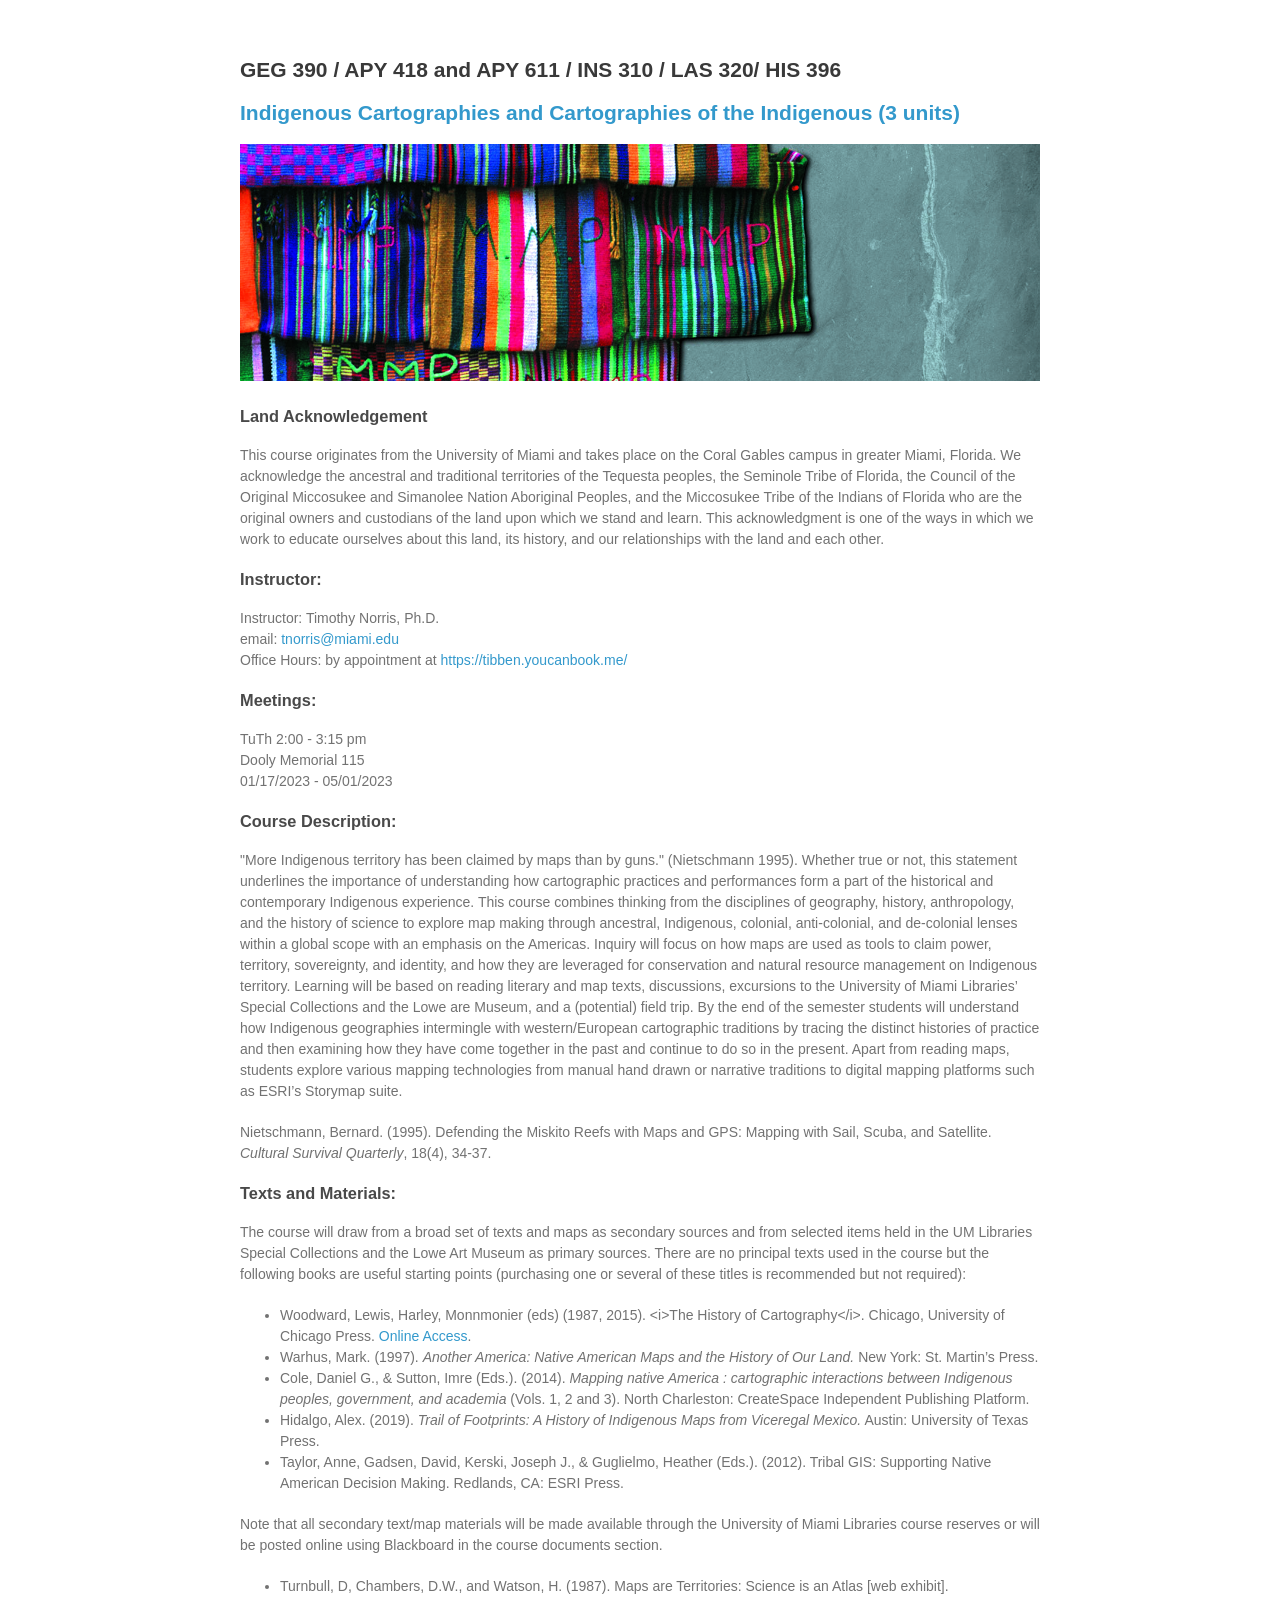
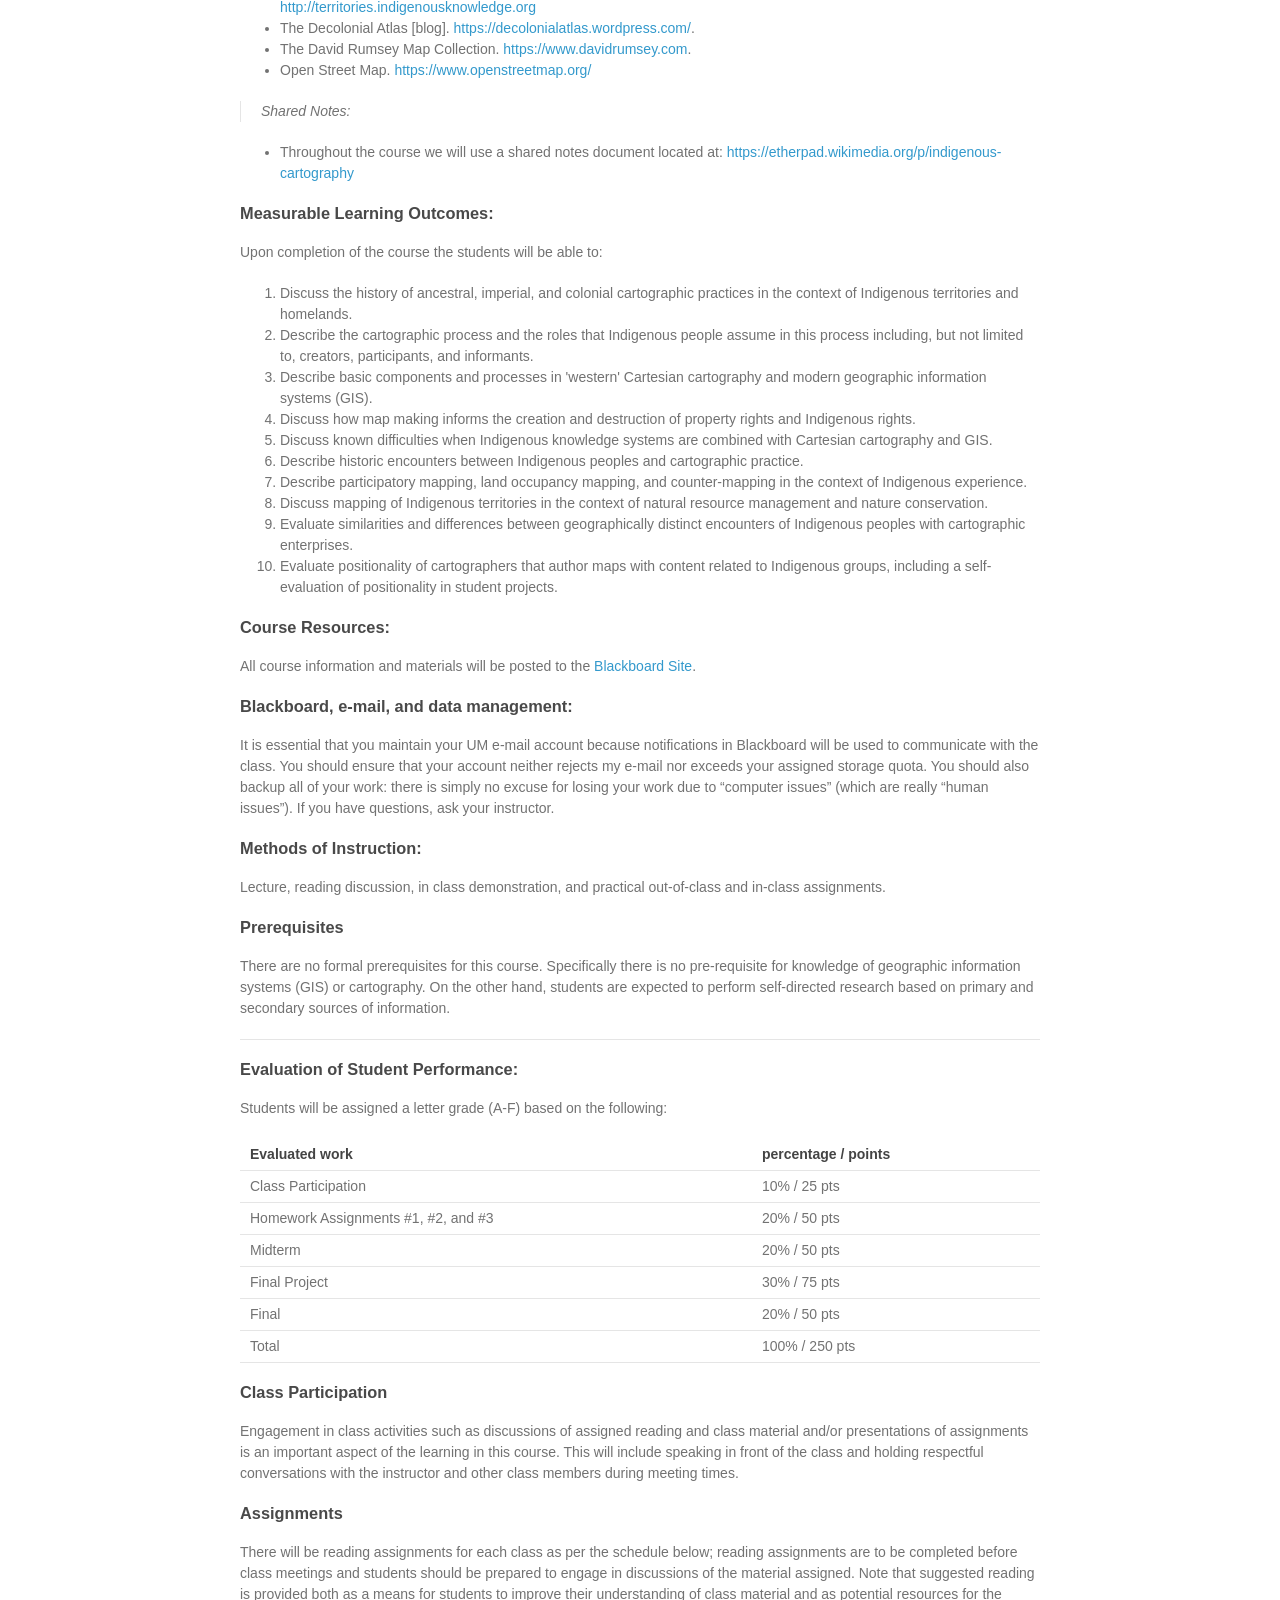
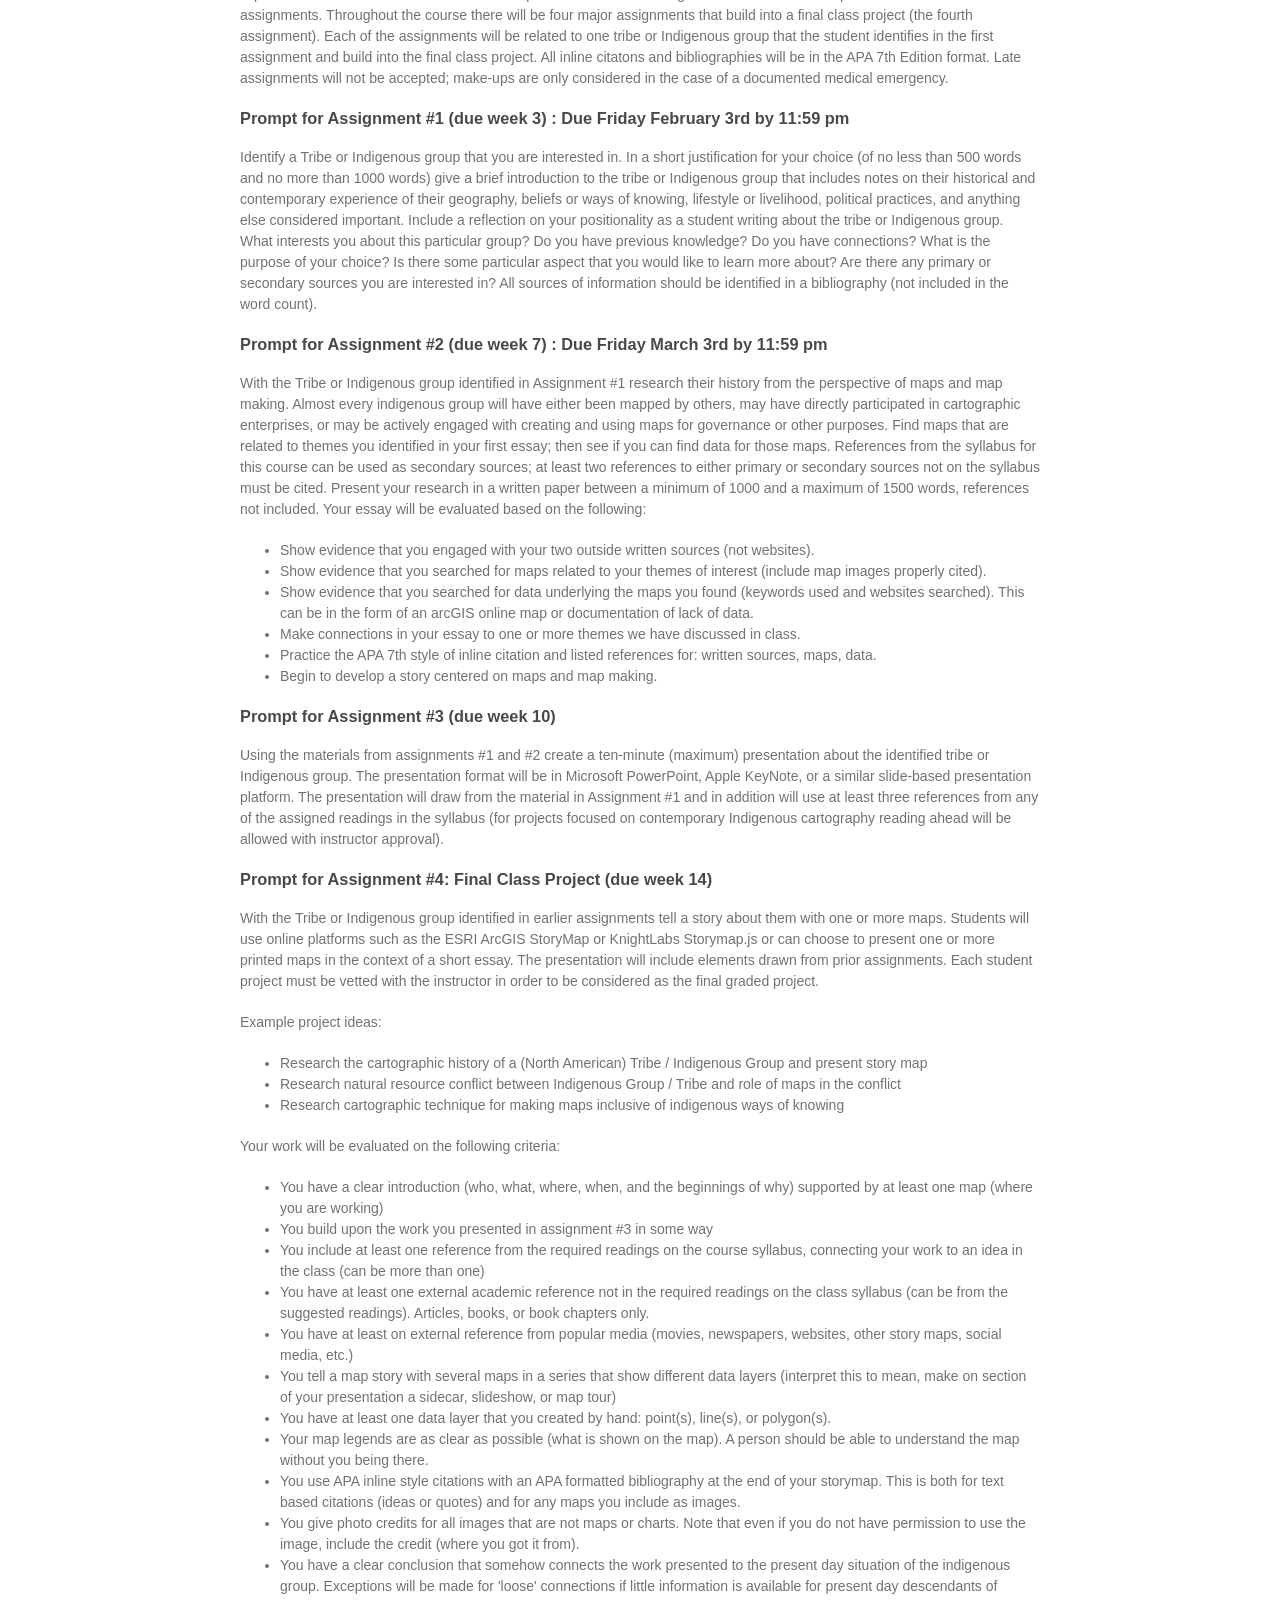
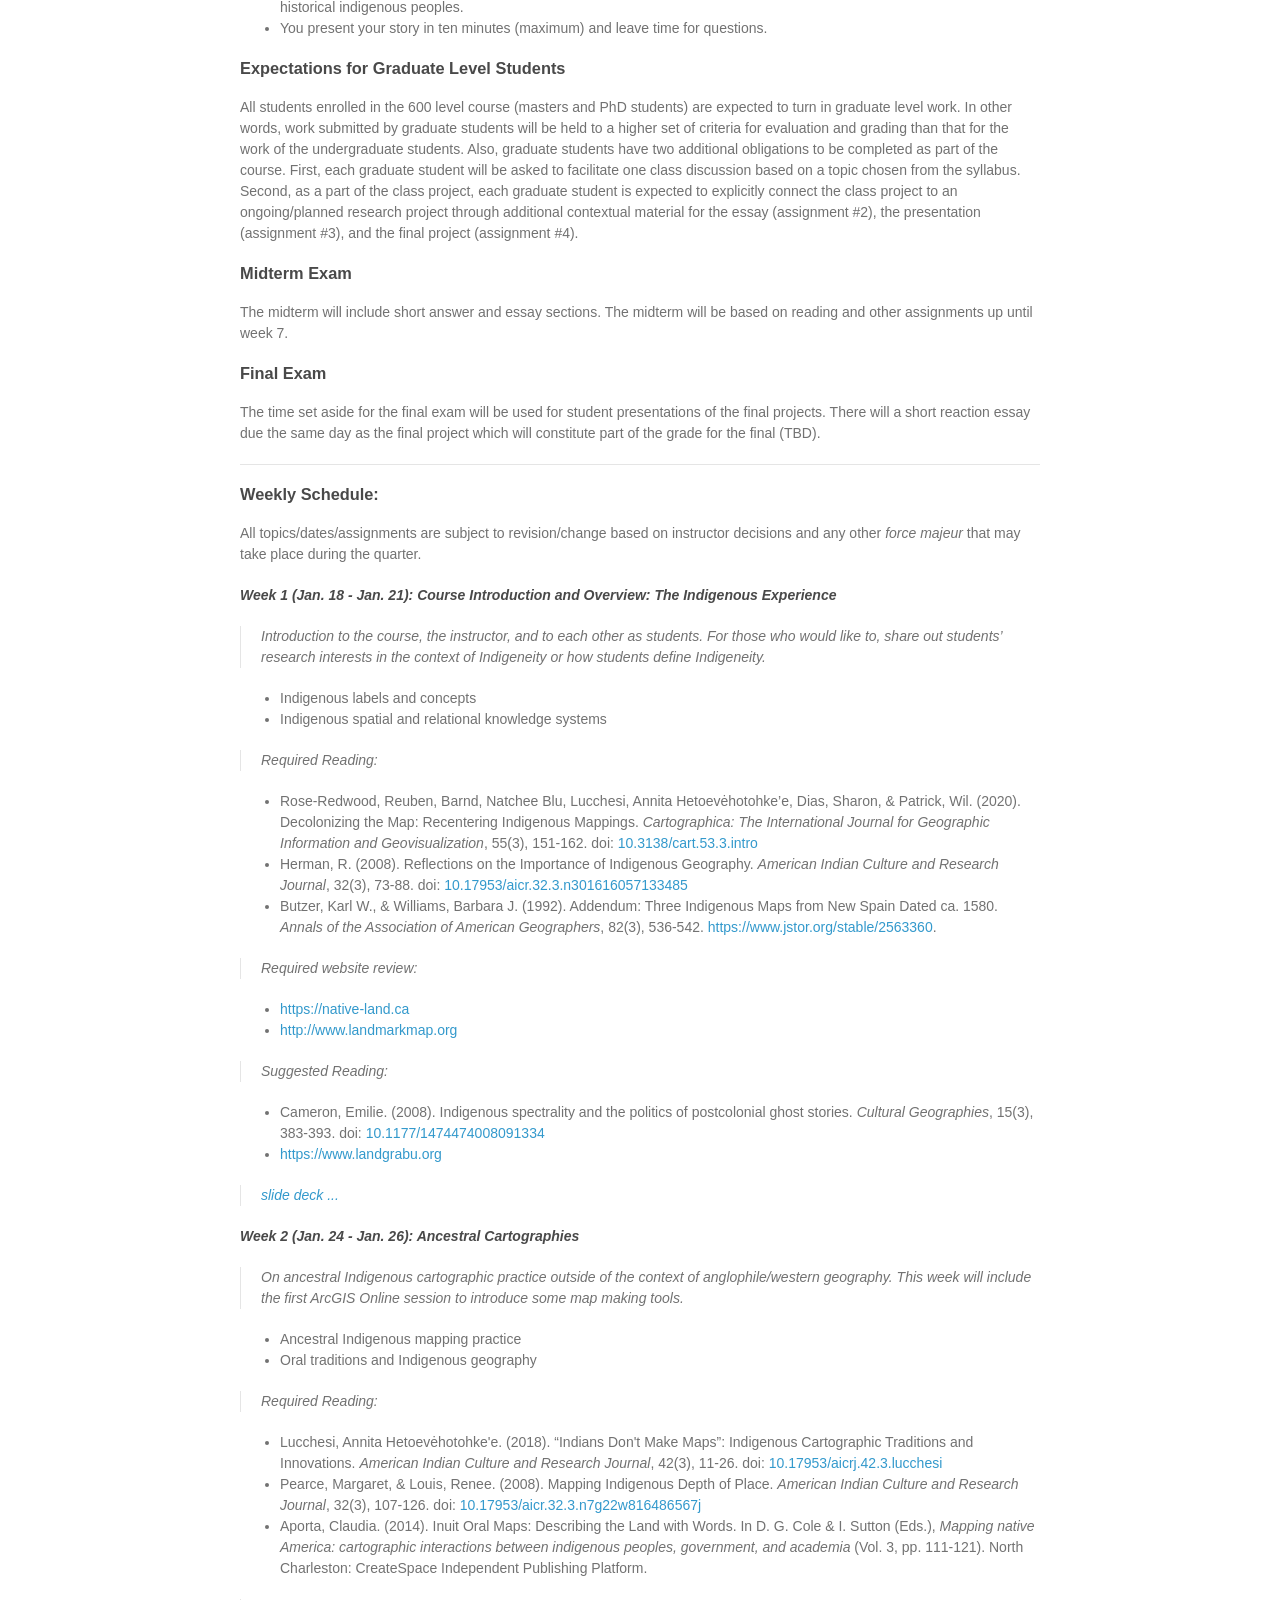
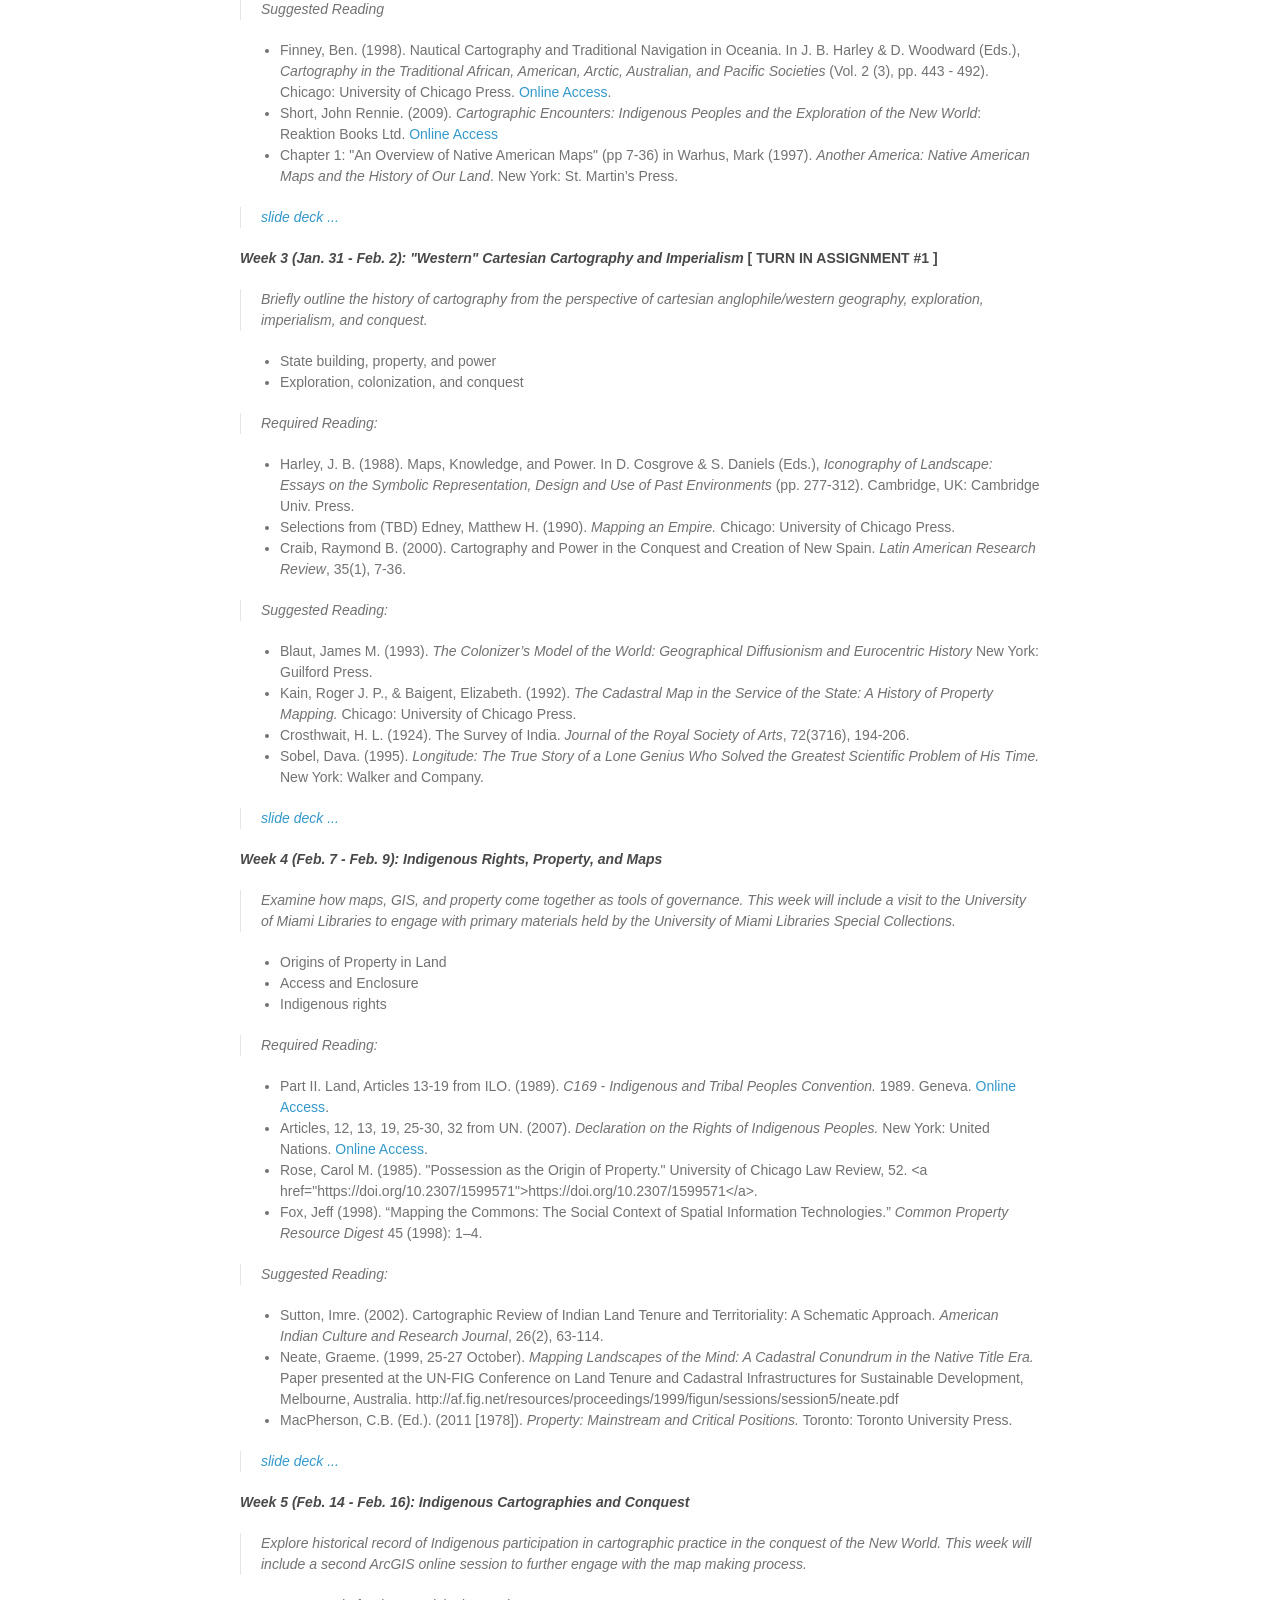
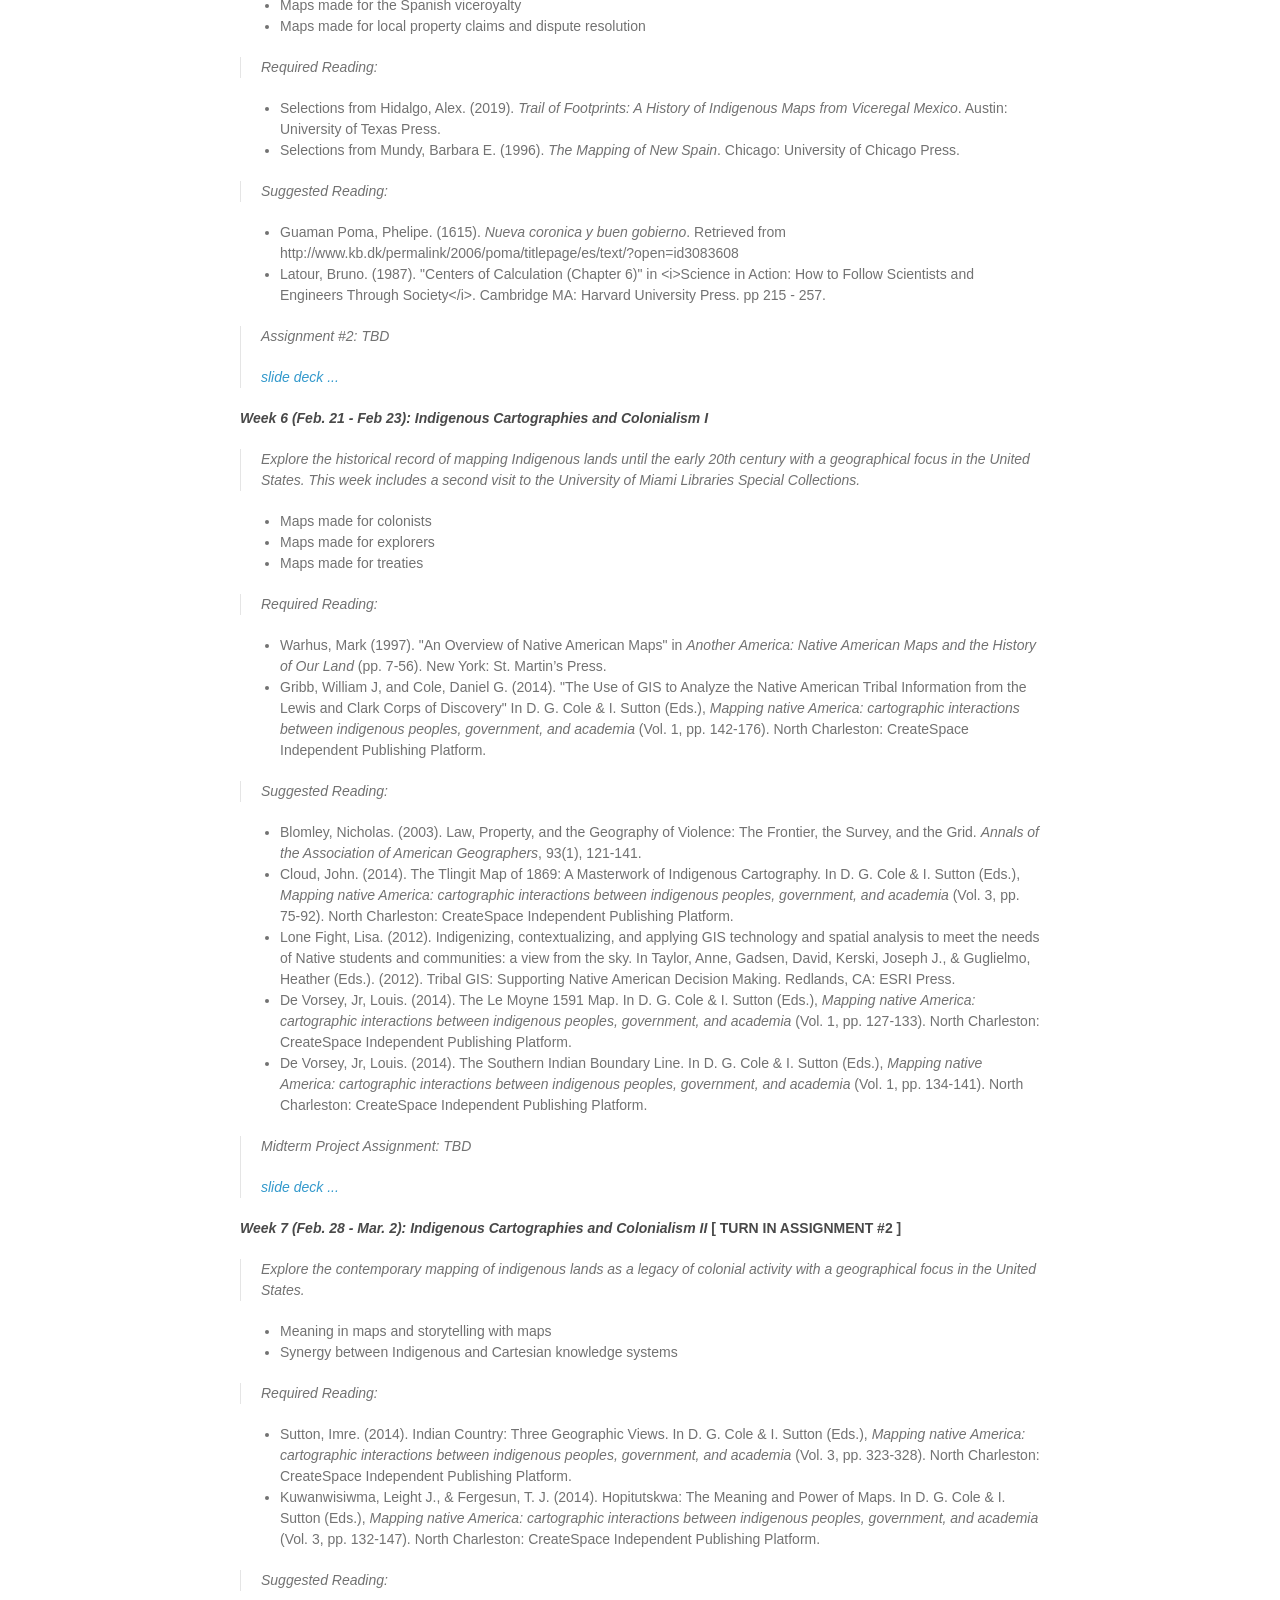
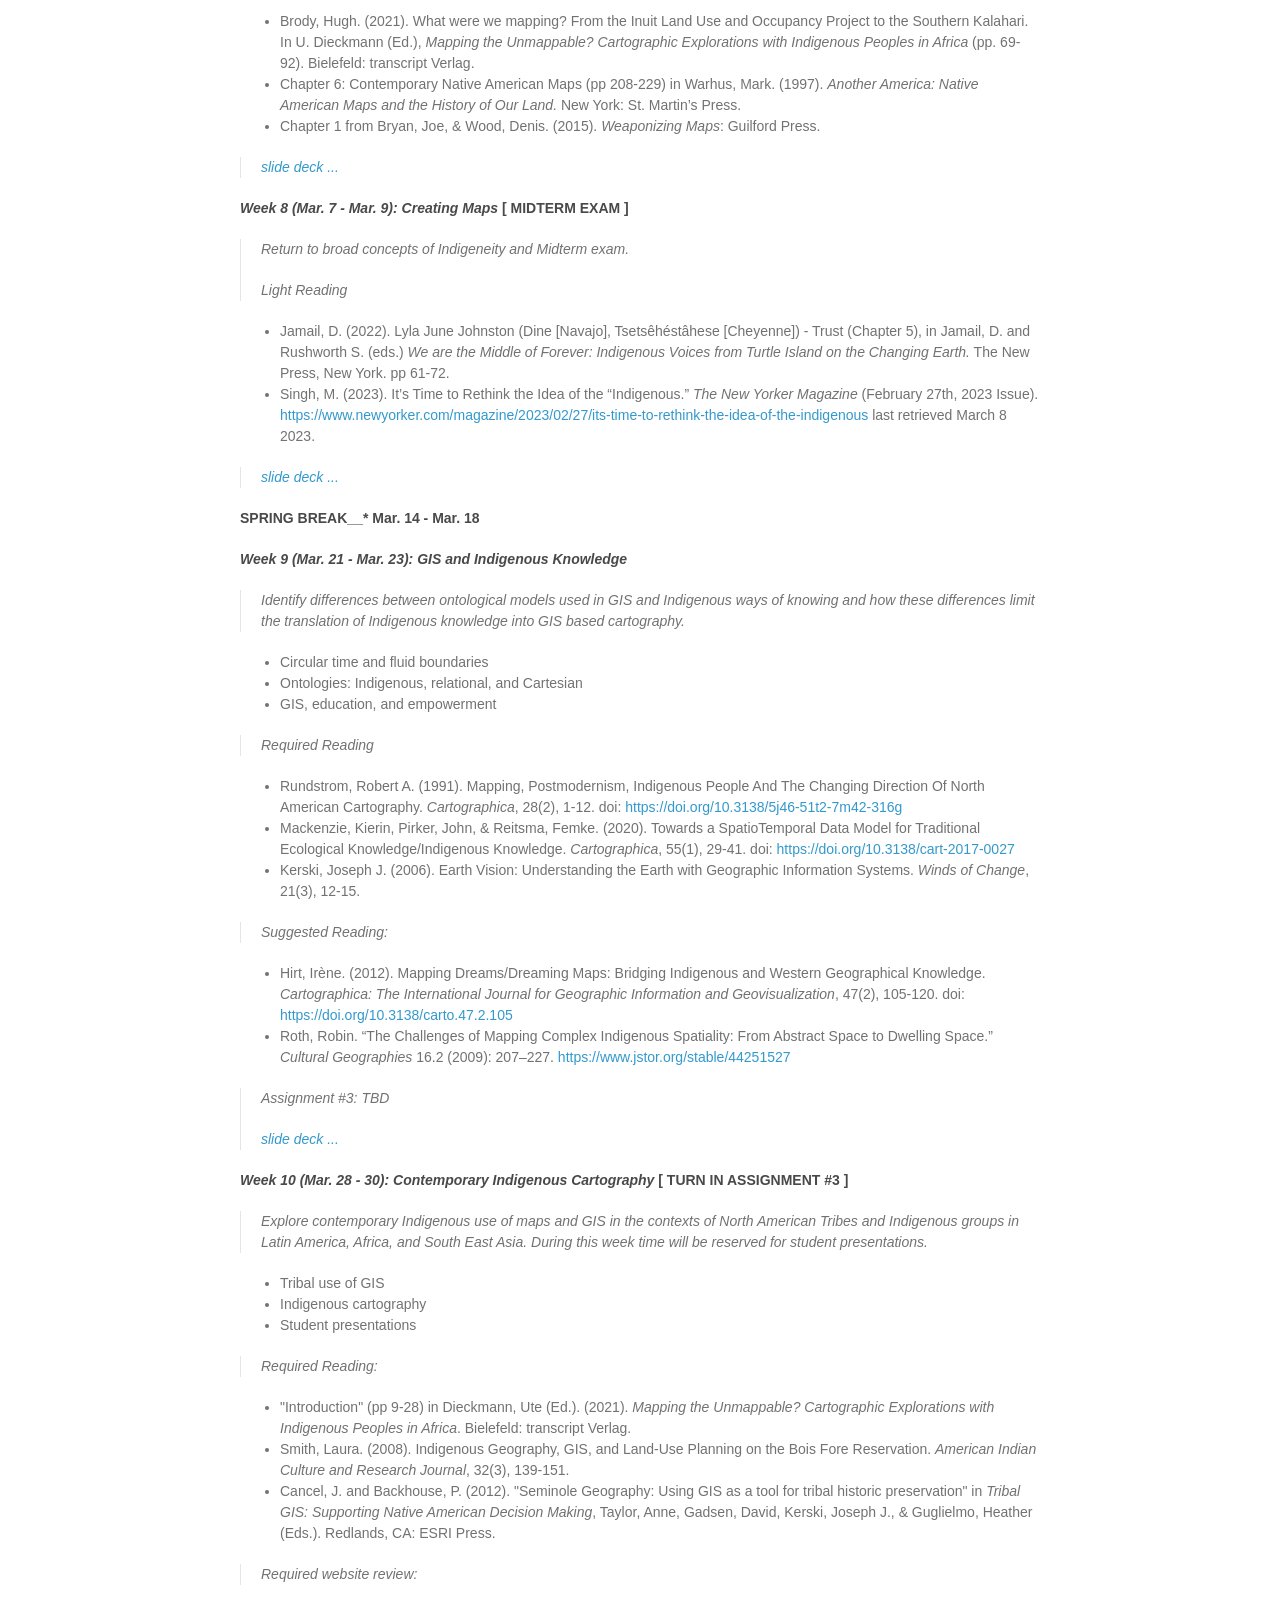
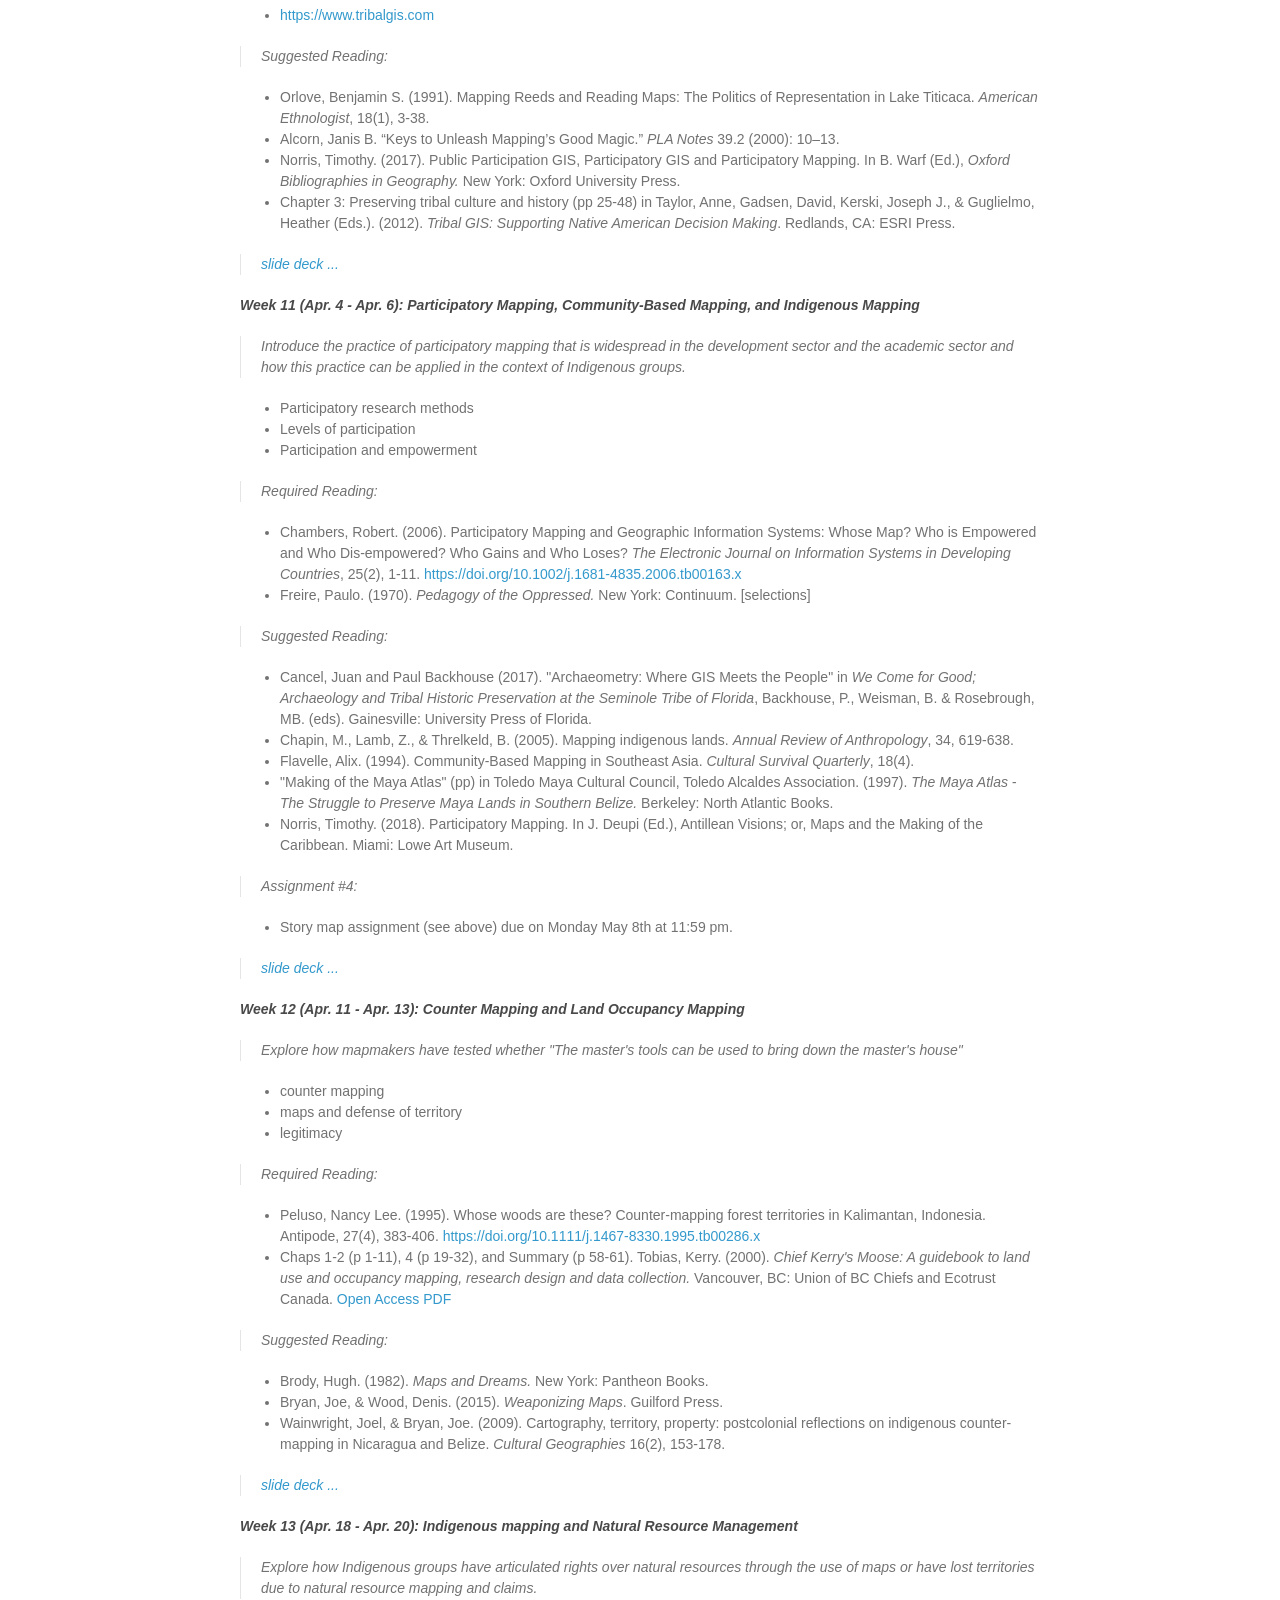
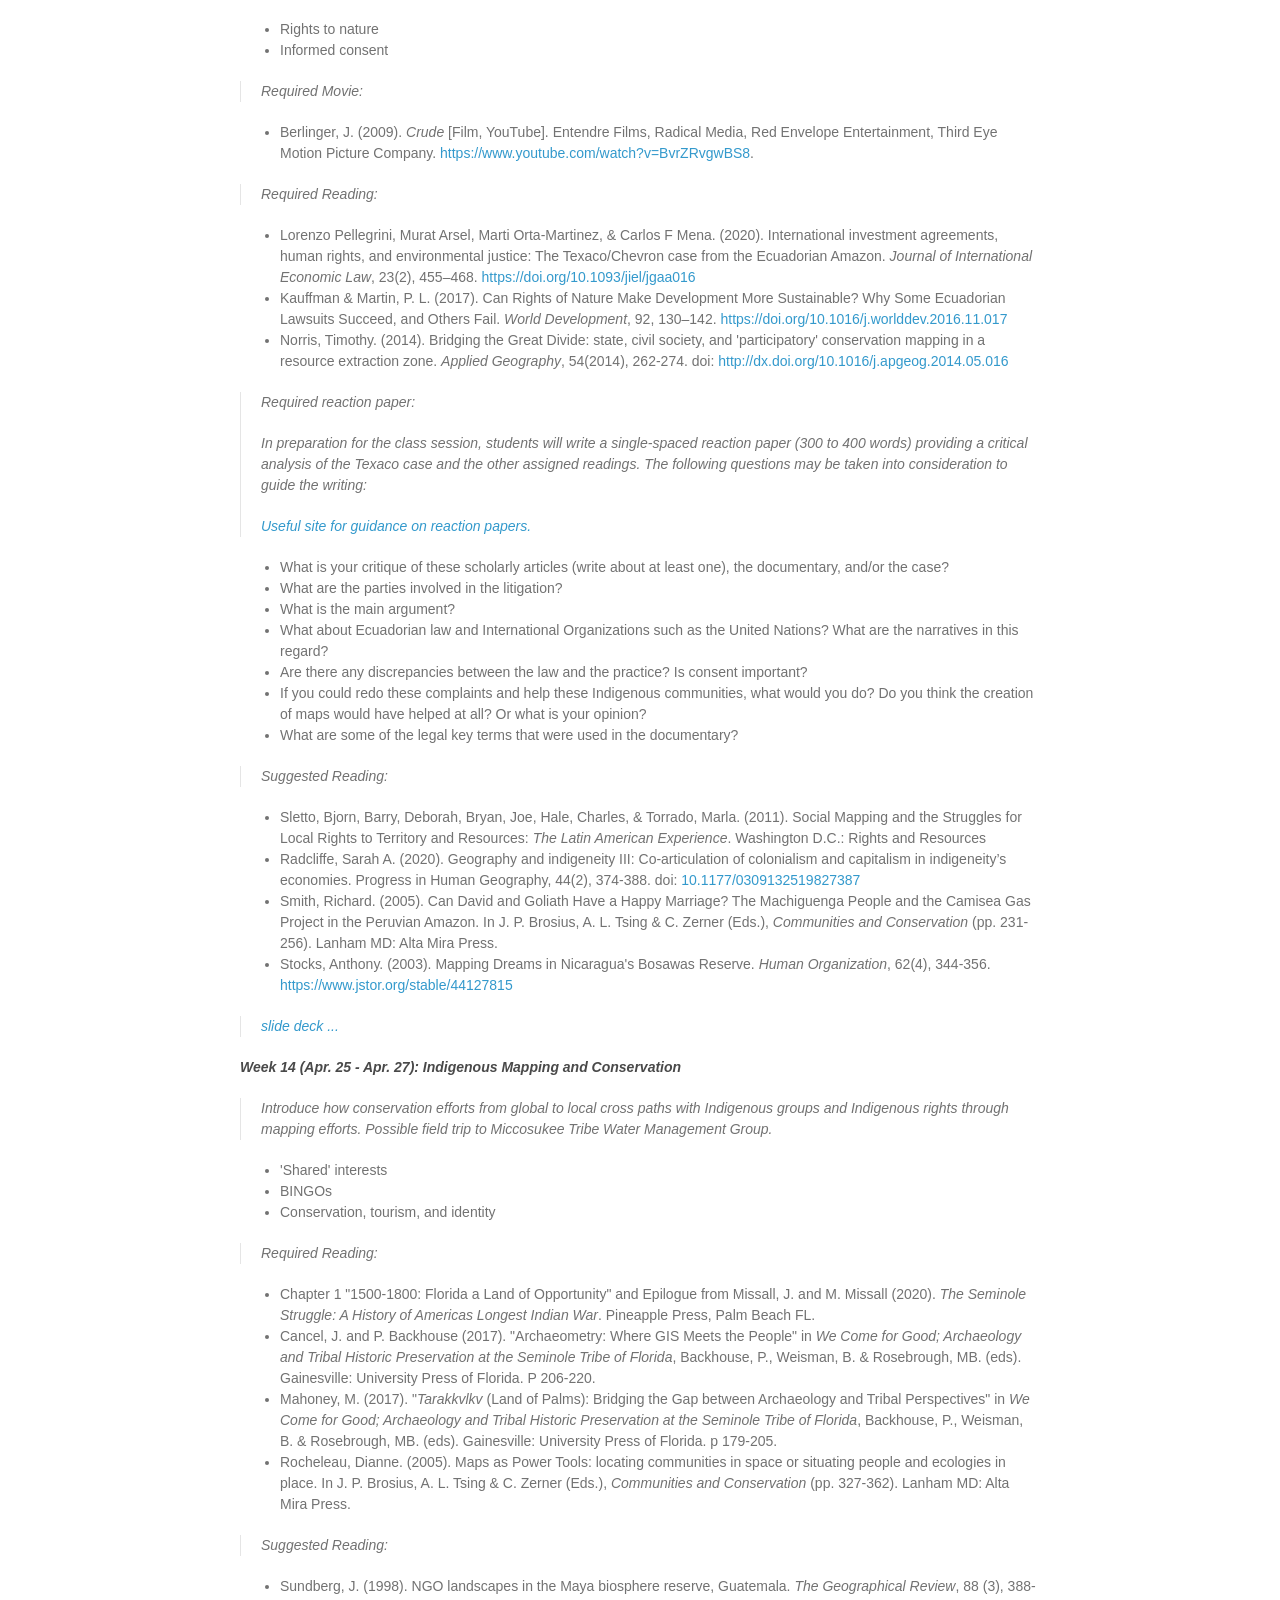
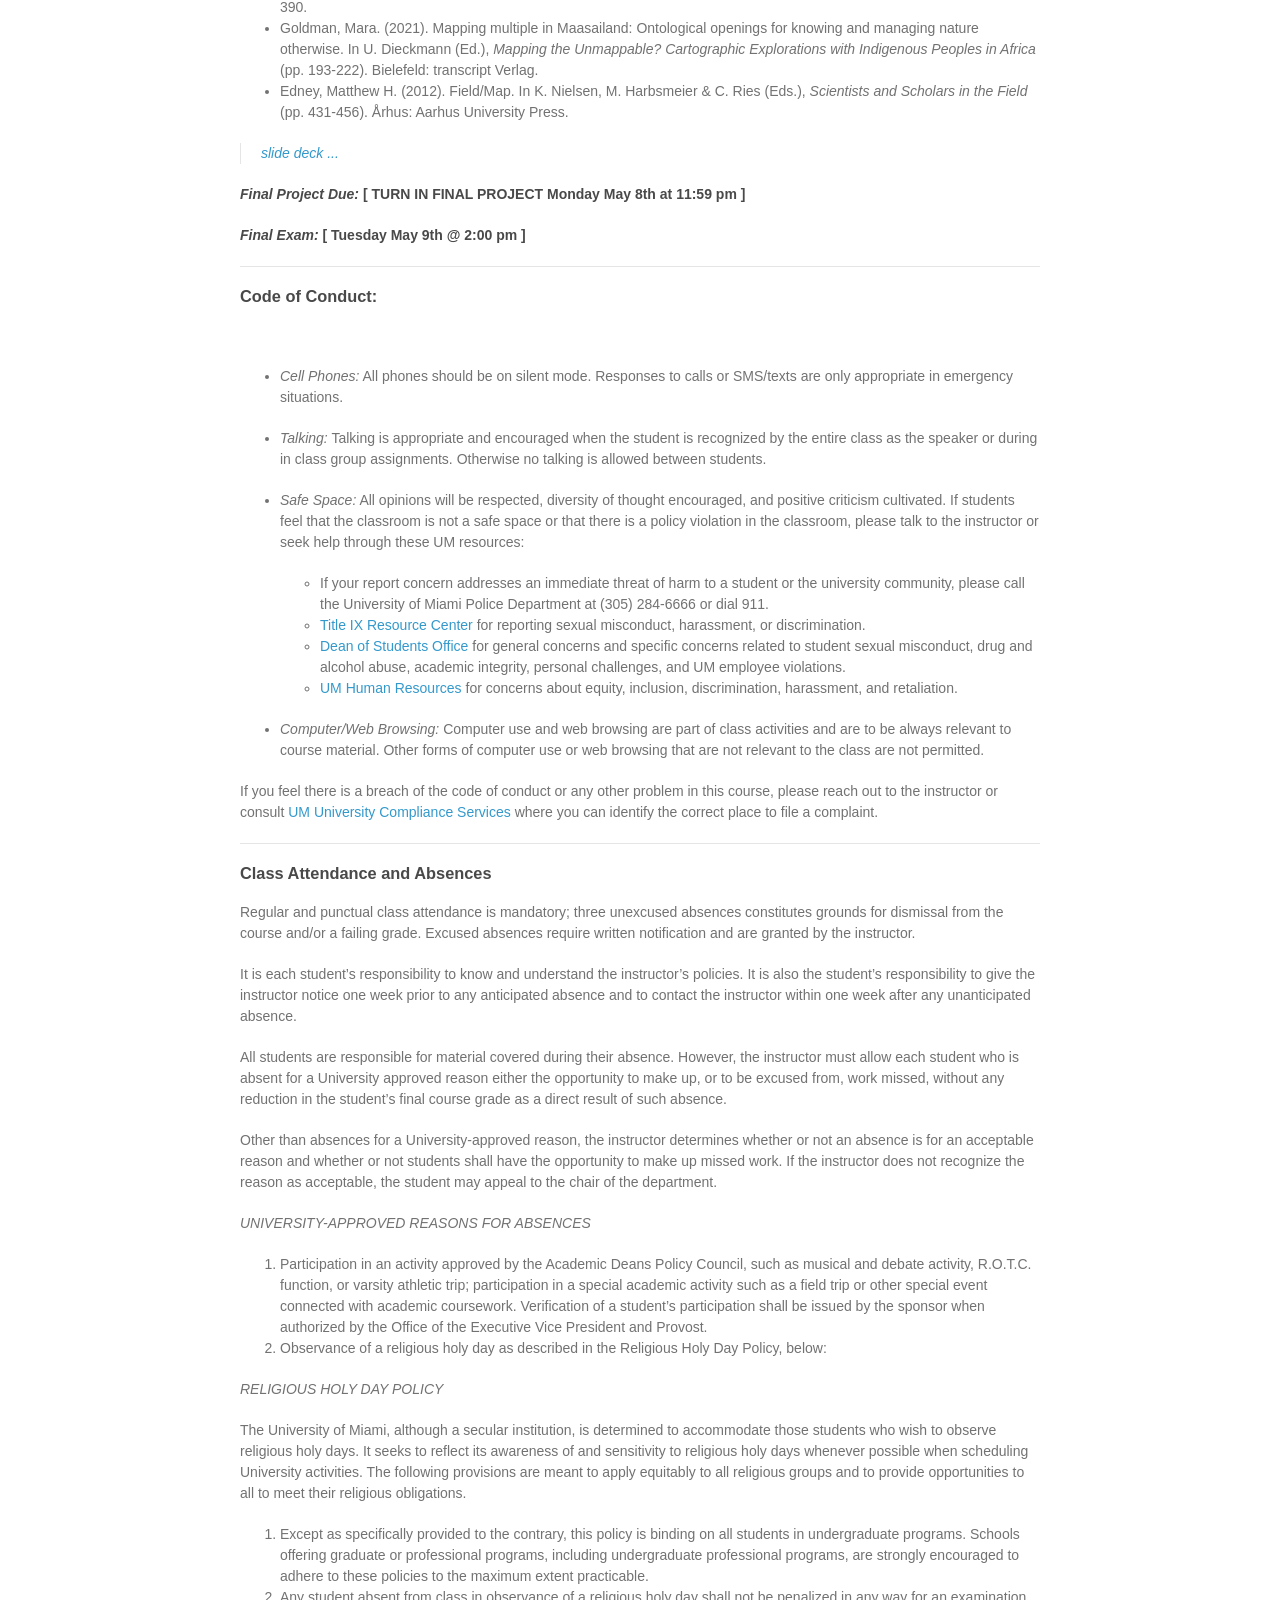
<file: index.html>
<!doctype html>
<html>

 <head>
   <meta charset="utf-8">
   <meta http-equiv="X-UA-Compatible" content="chrome=1">
   <title>Indigenous Cartography</title>
   
   <script type="text/javascript" src="common/js/markdown.js"></script>
   <script type="text/javascript" src="common/js/readmd.js"></script>
   
   <link rel="stylesheet" href="common/css/styles.css">
   <link rel="stylesheet" href="common/css/github-light.css">
   <link rel="stylesheet" href="common/css/overrides.css">
 </head>
 
 <body>
  <div id="main" class="wrapper" style="width: 80%; max-width: 800px;"></div>
  <script type="text/javascript">
    var all_markdown = [
      "course_description.md",
      "syllabus.md",
      "classboilerplate.md",
      "gegboilerplate.md"
    ];
    document.getElementById('main').innerHTML = all_markdown.map(
      (file) => { return markdown.toHTML(readTextFile(file),'Maruku'); }
    ).join(' ');
  </script>
 </body>
 
</html>
</file>
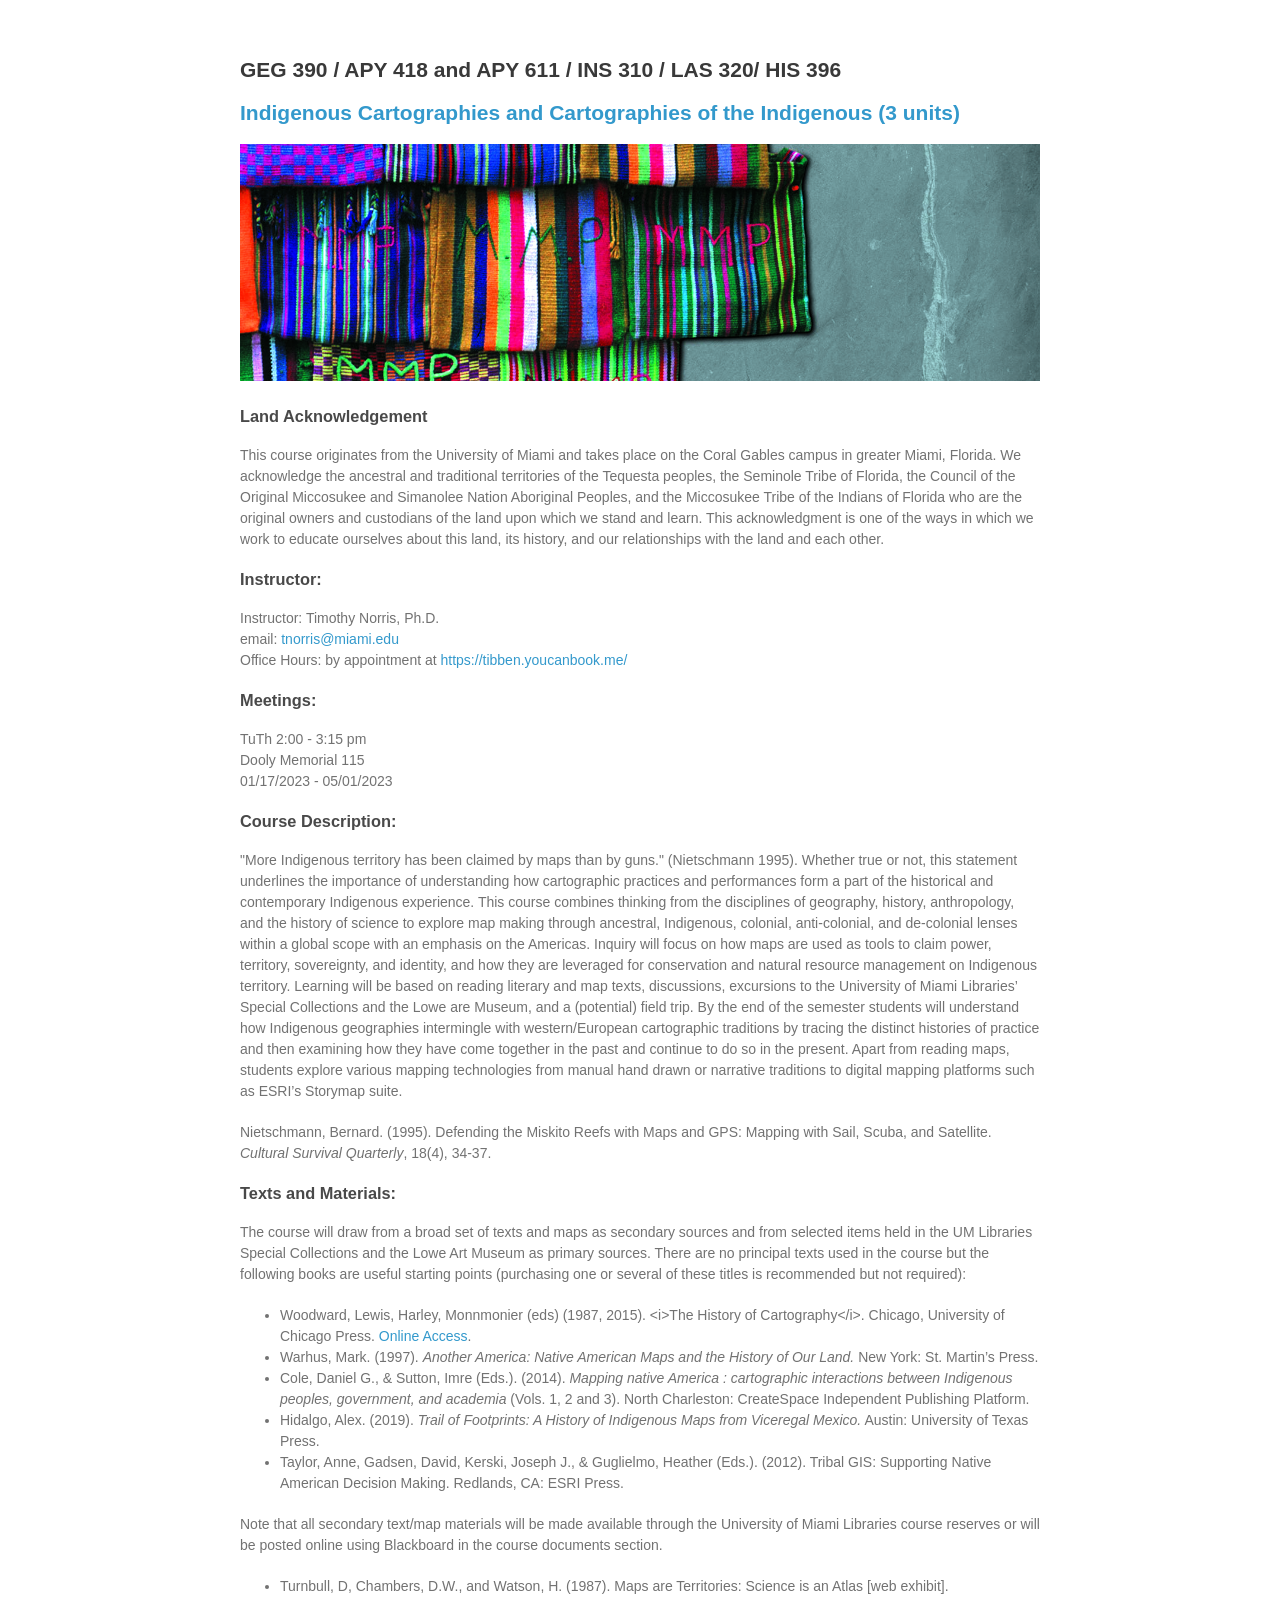
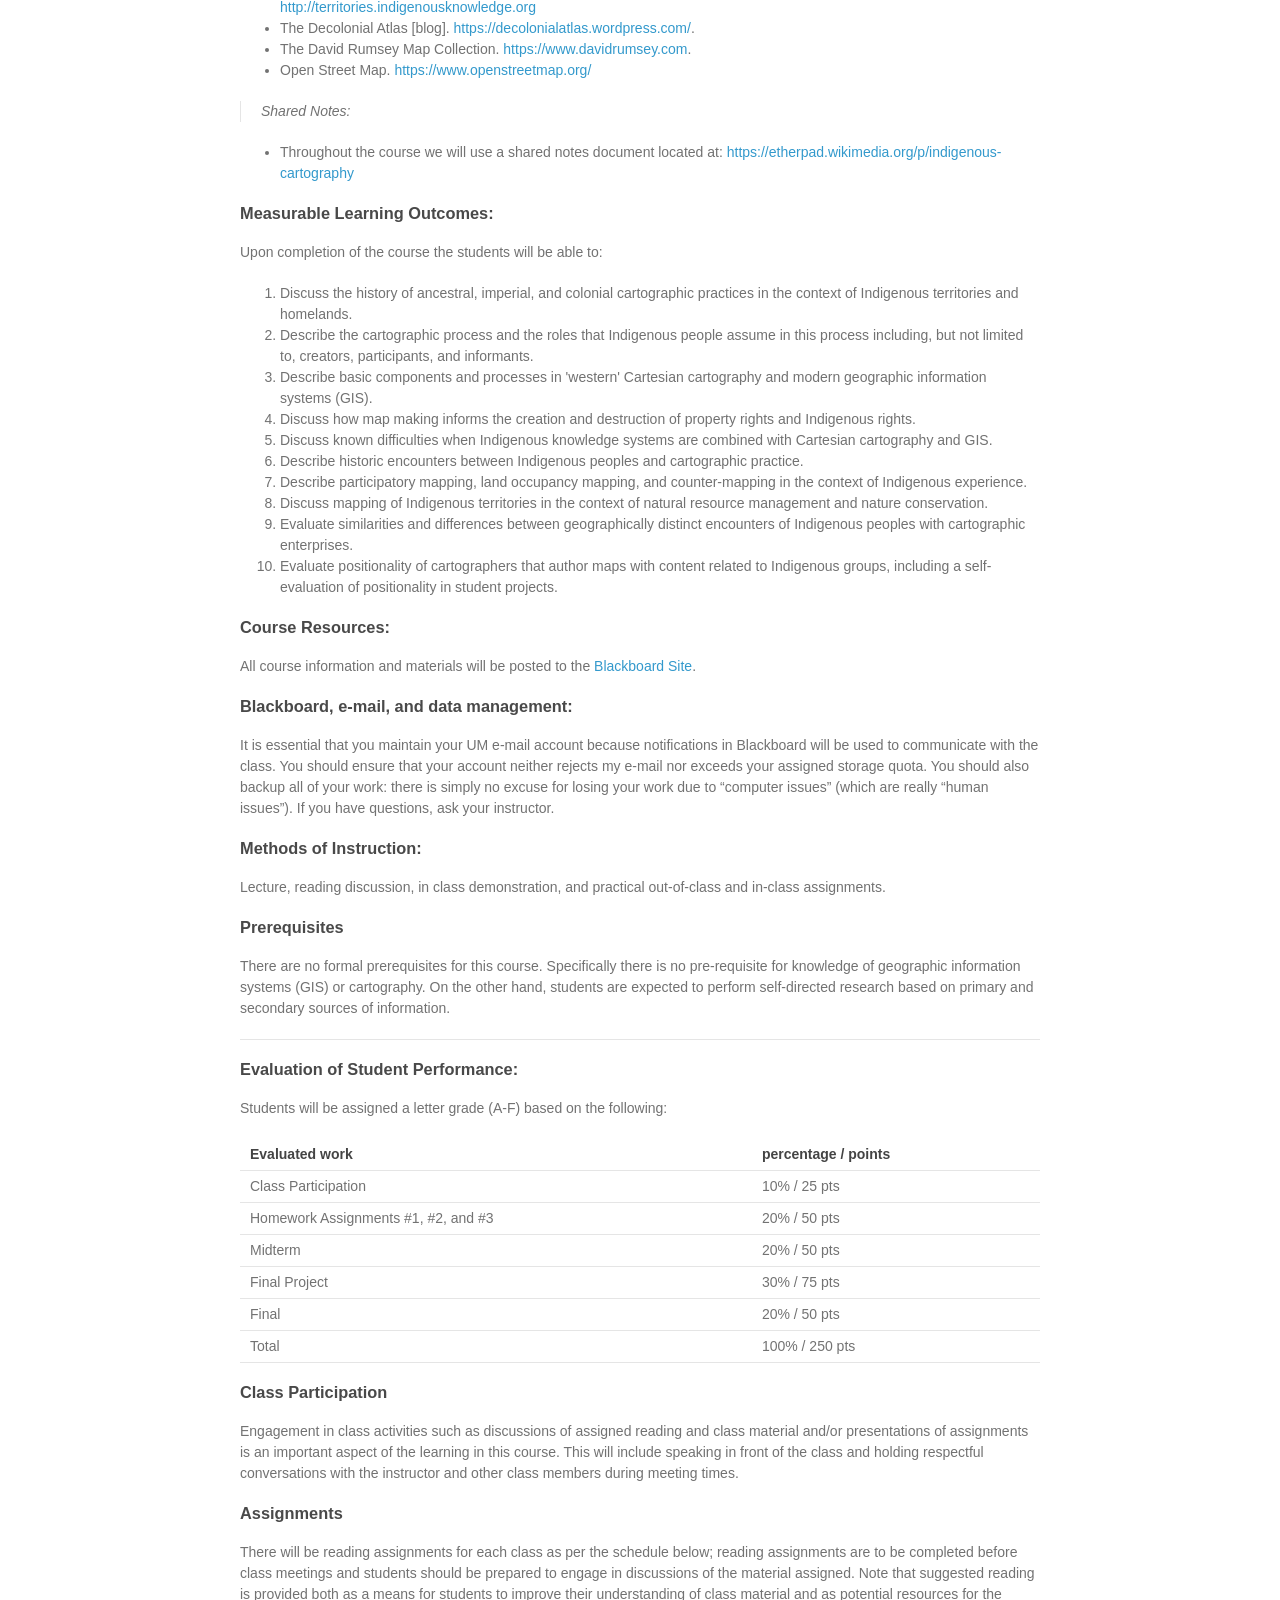
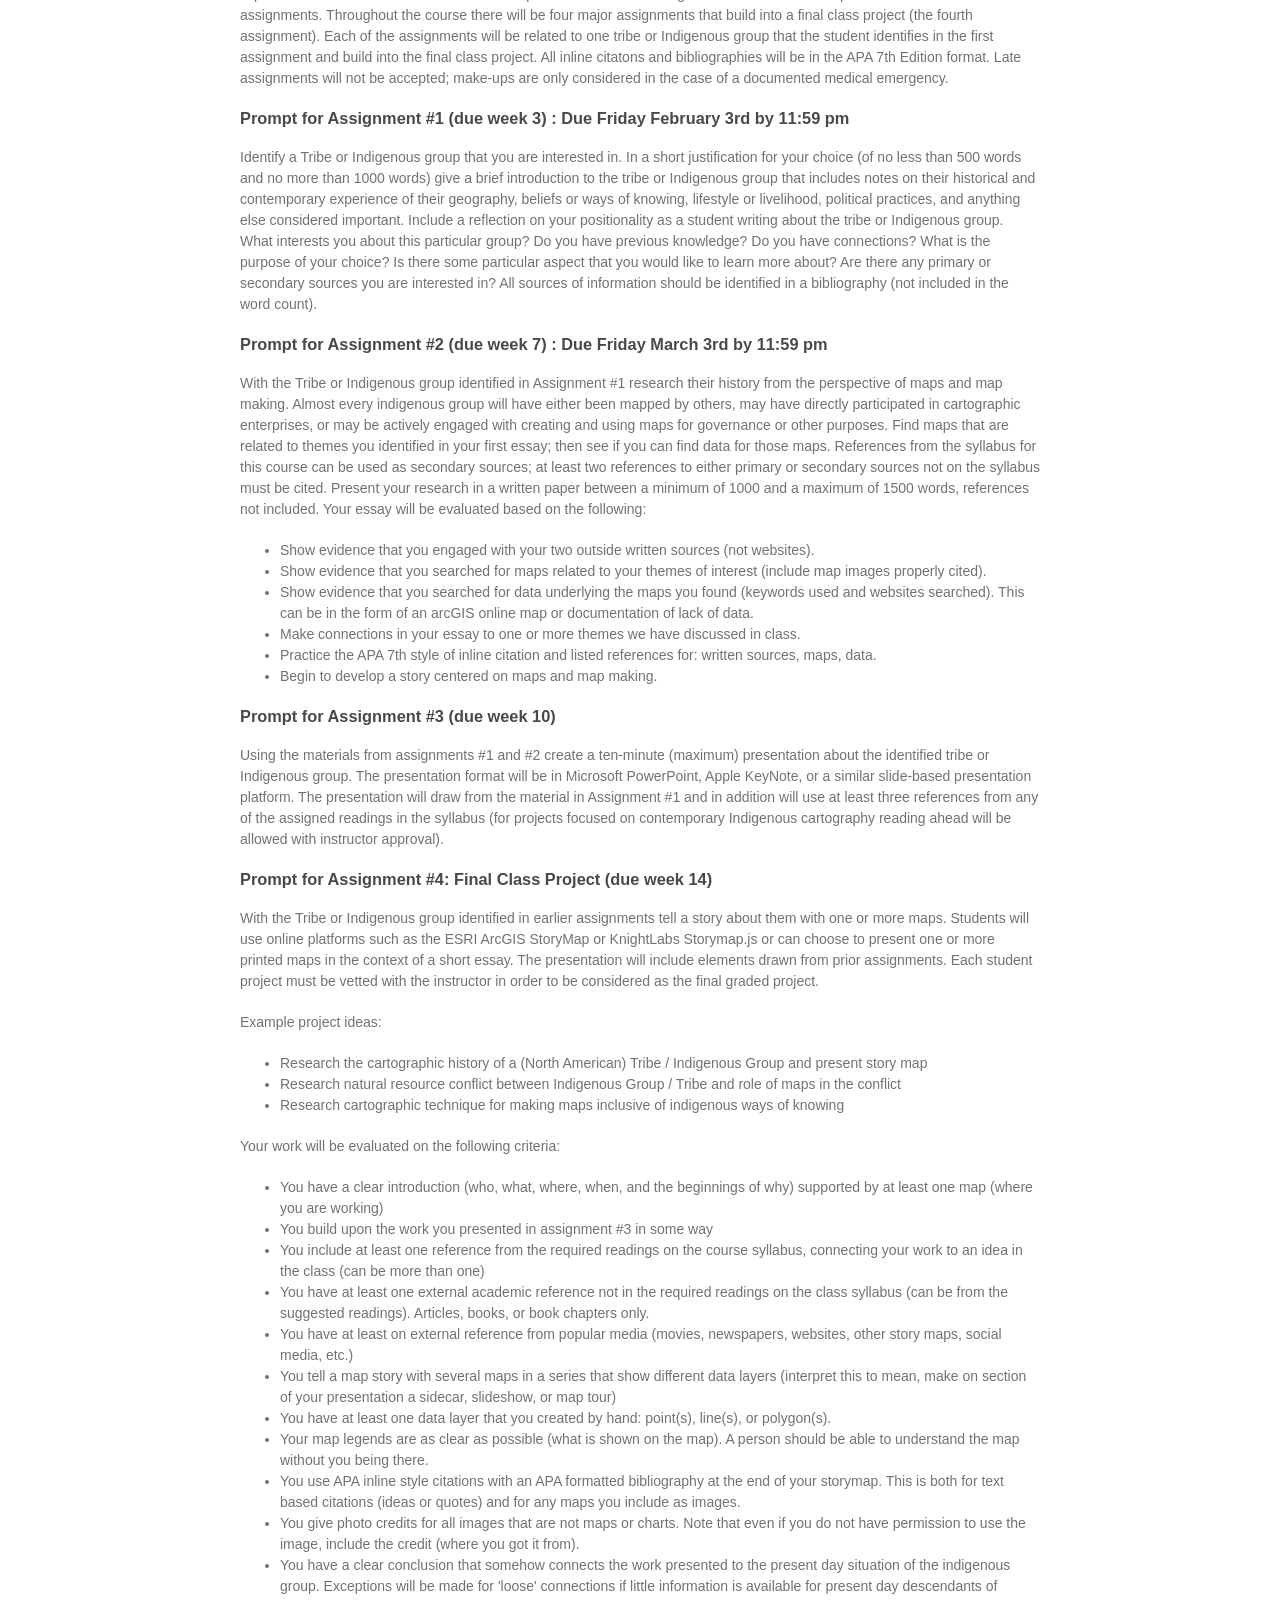
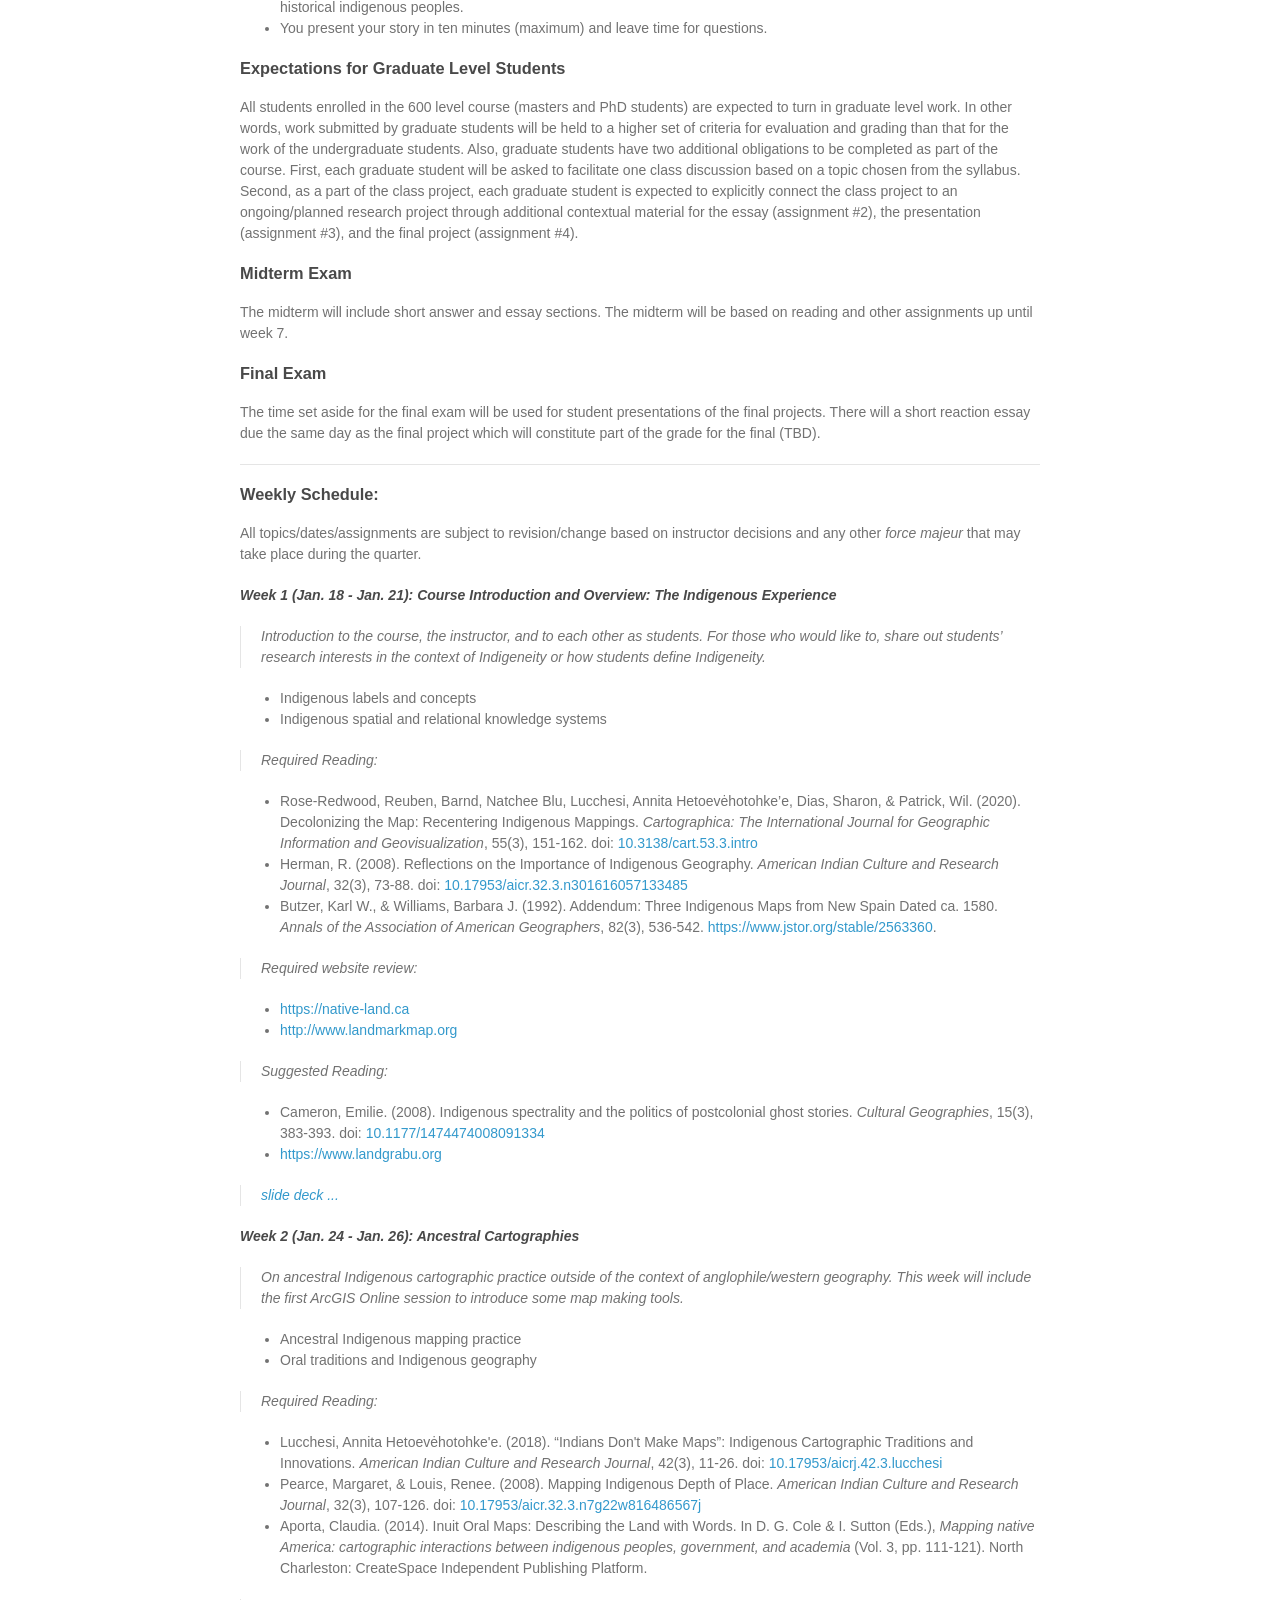
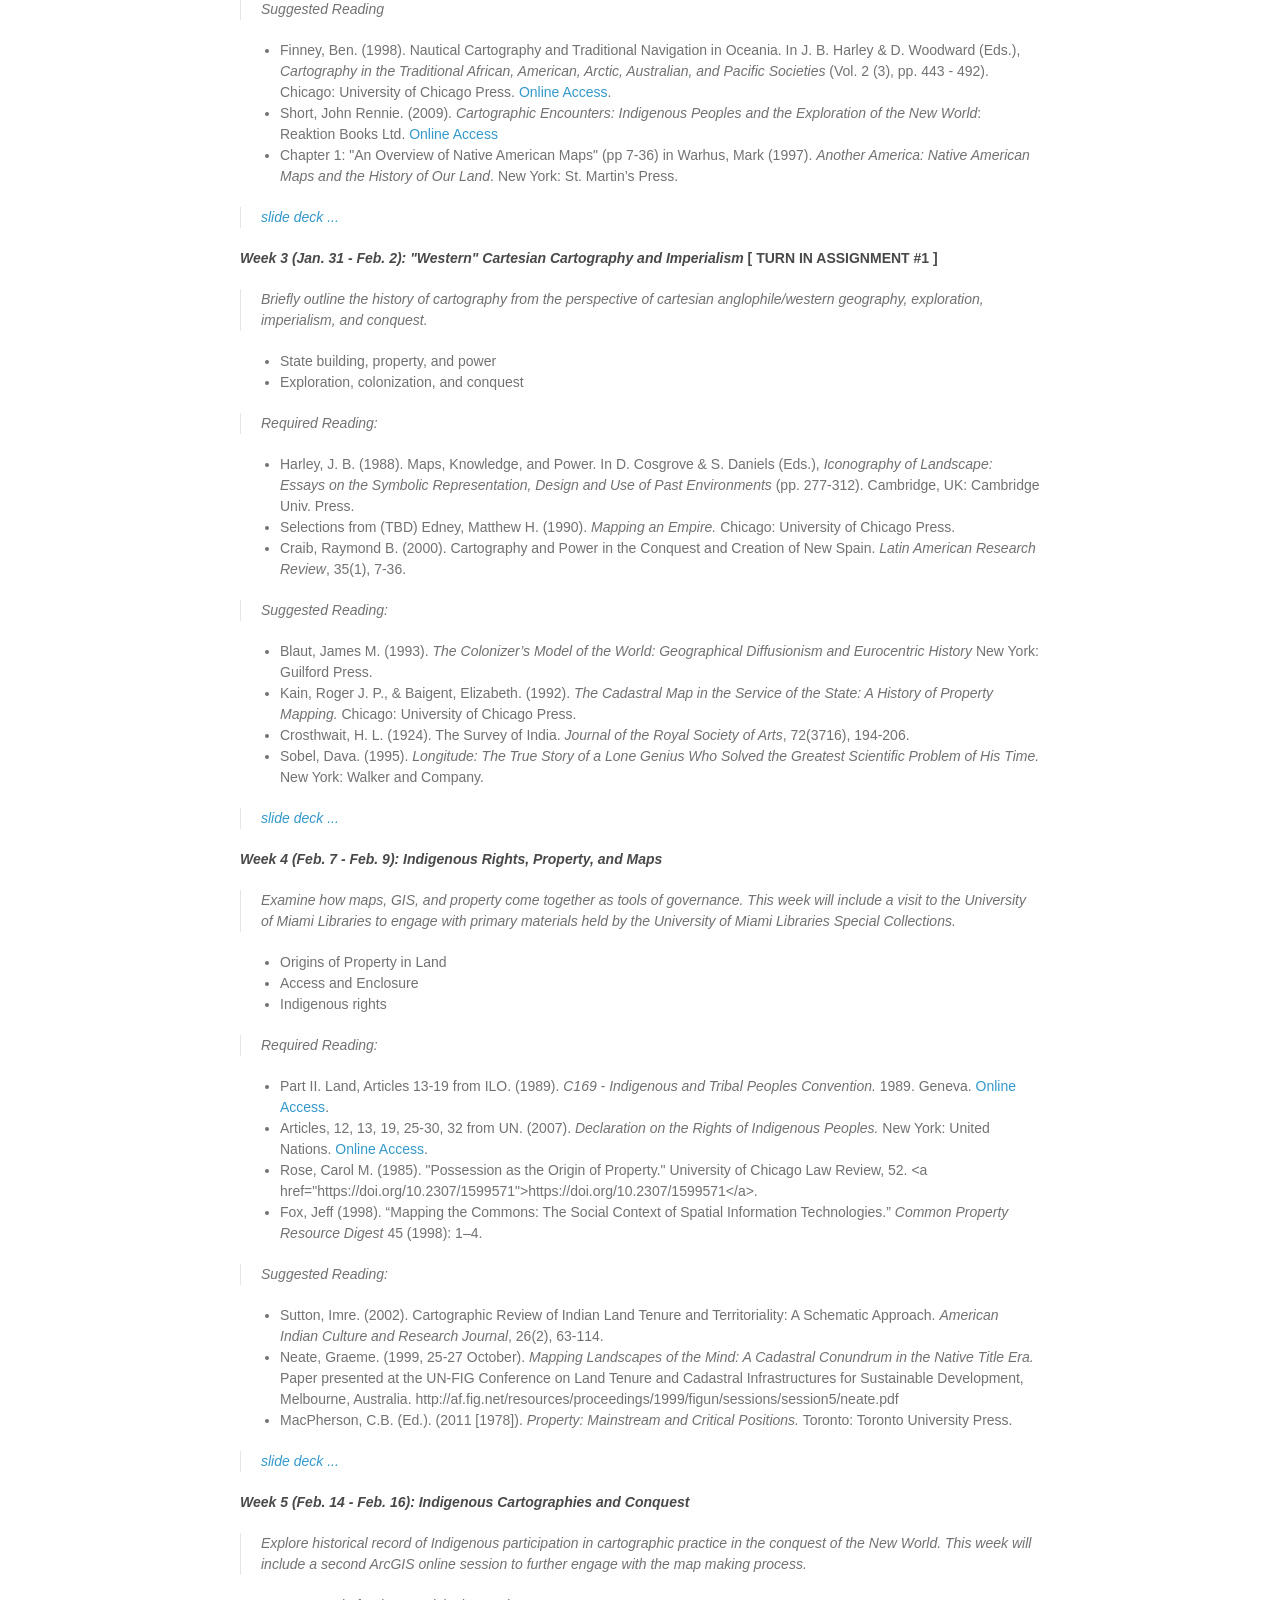
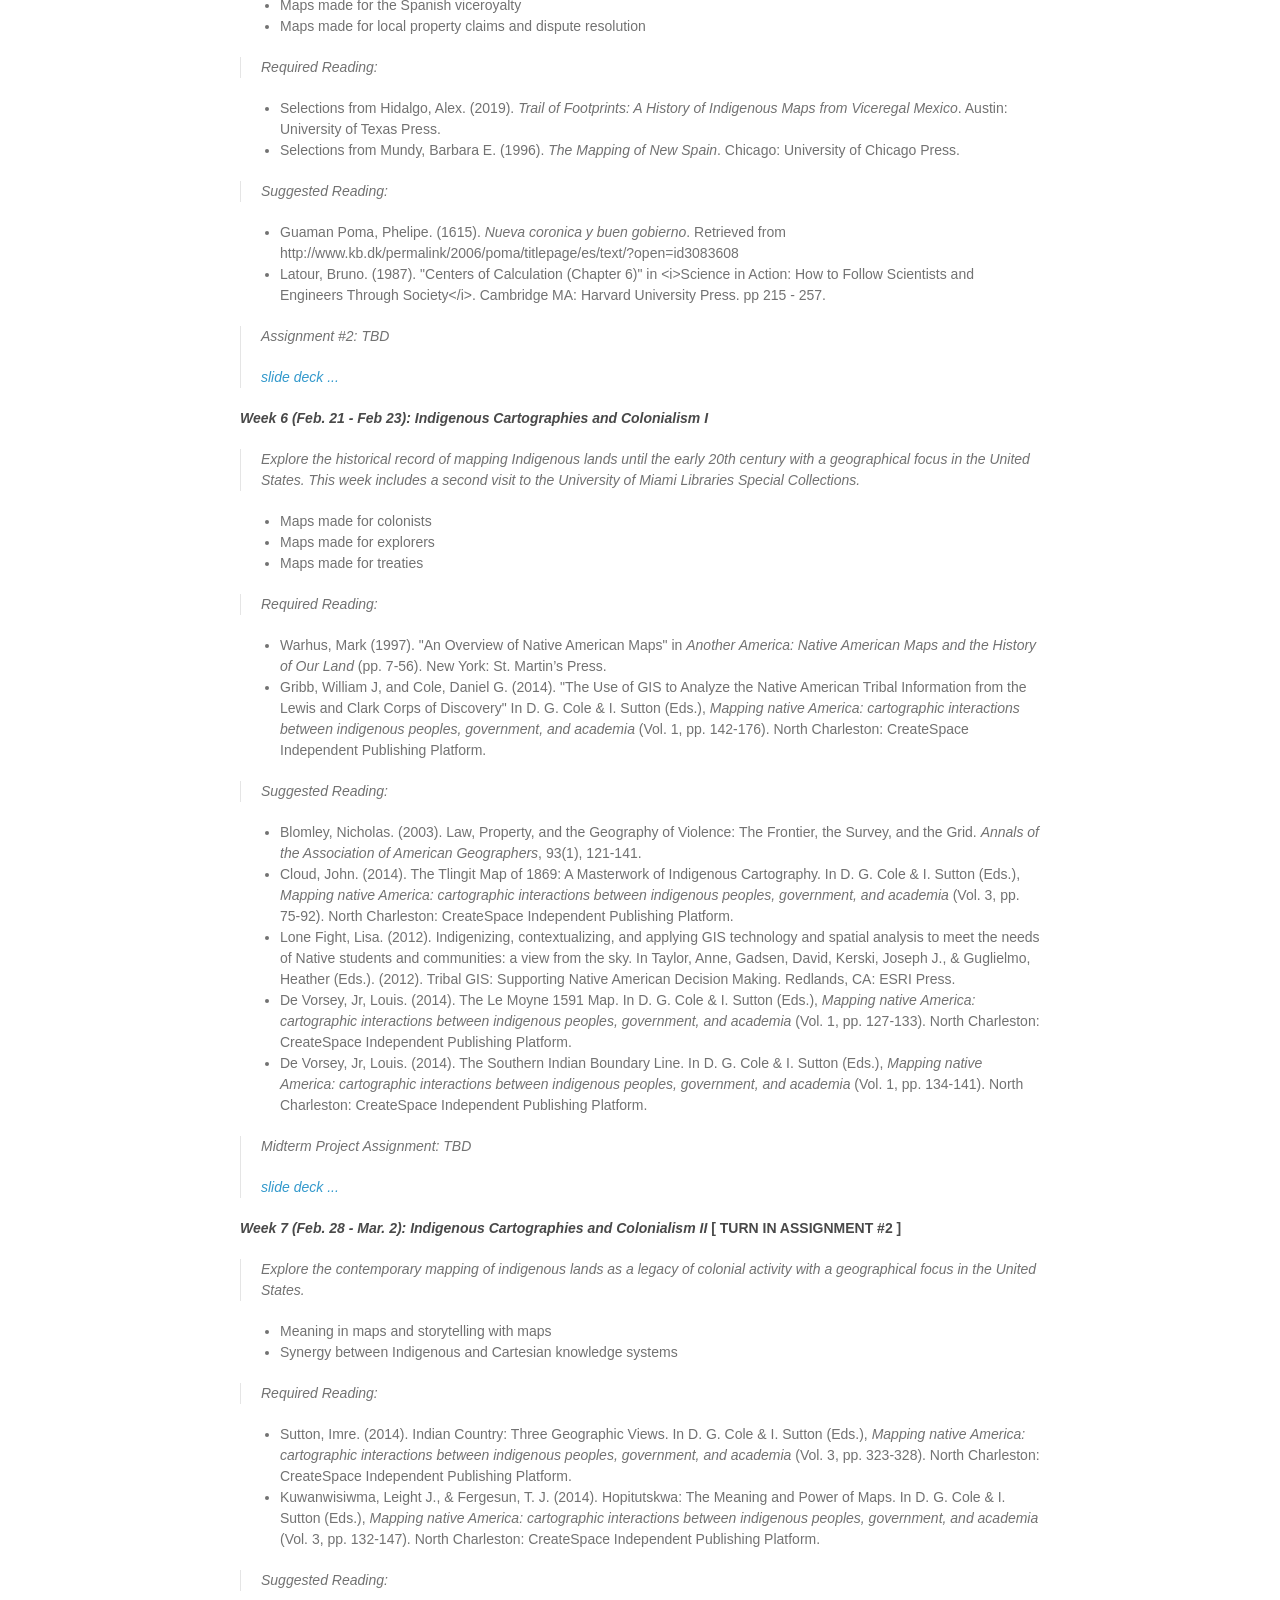
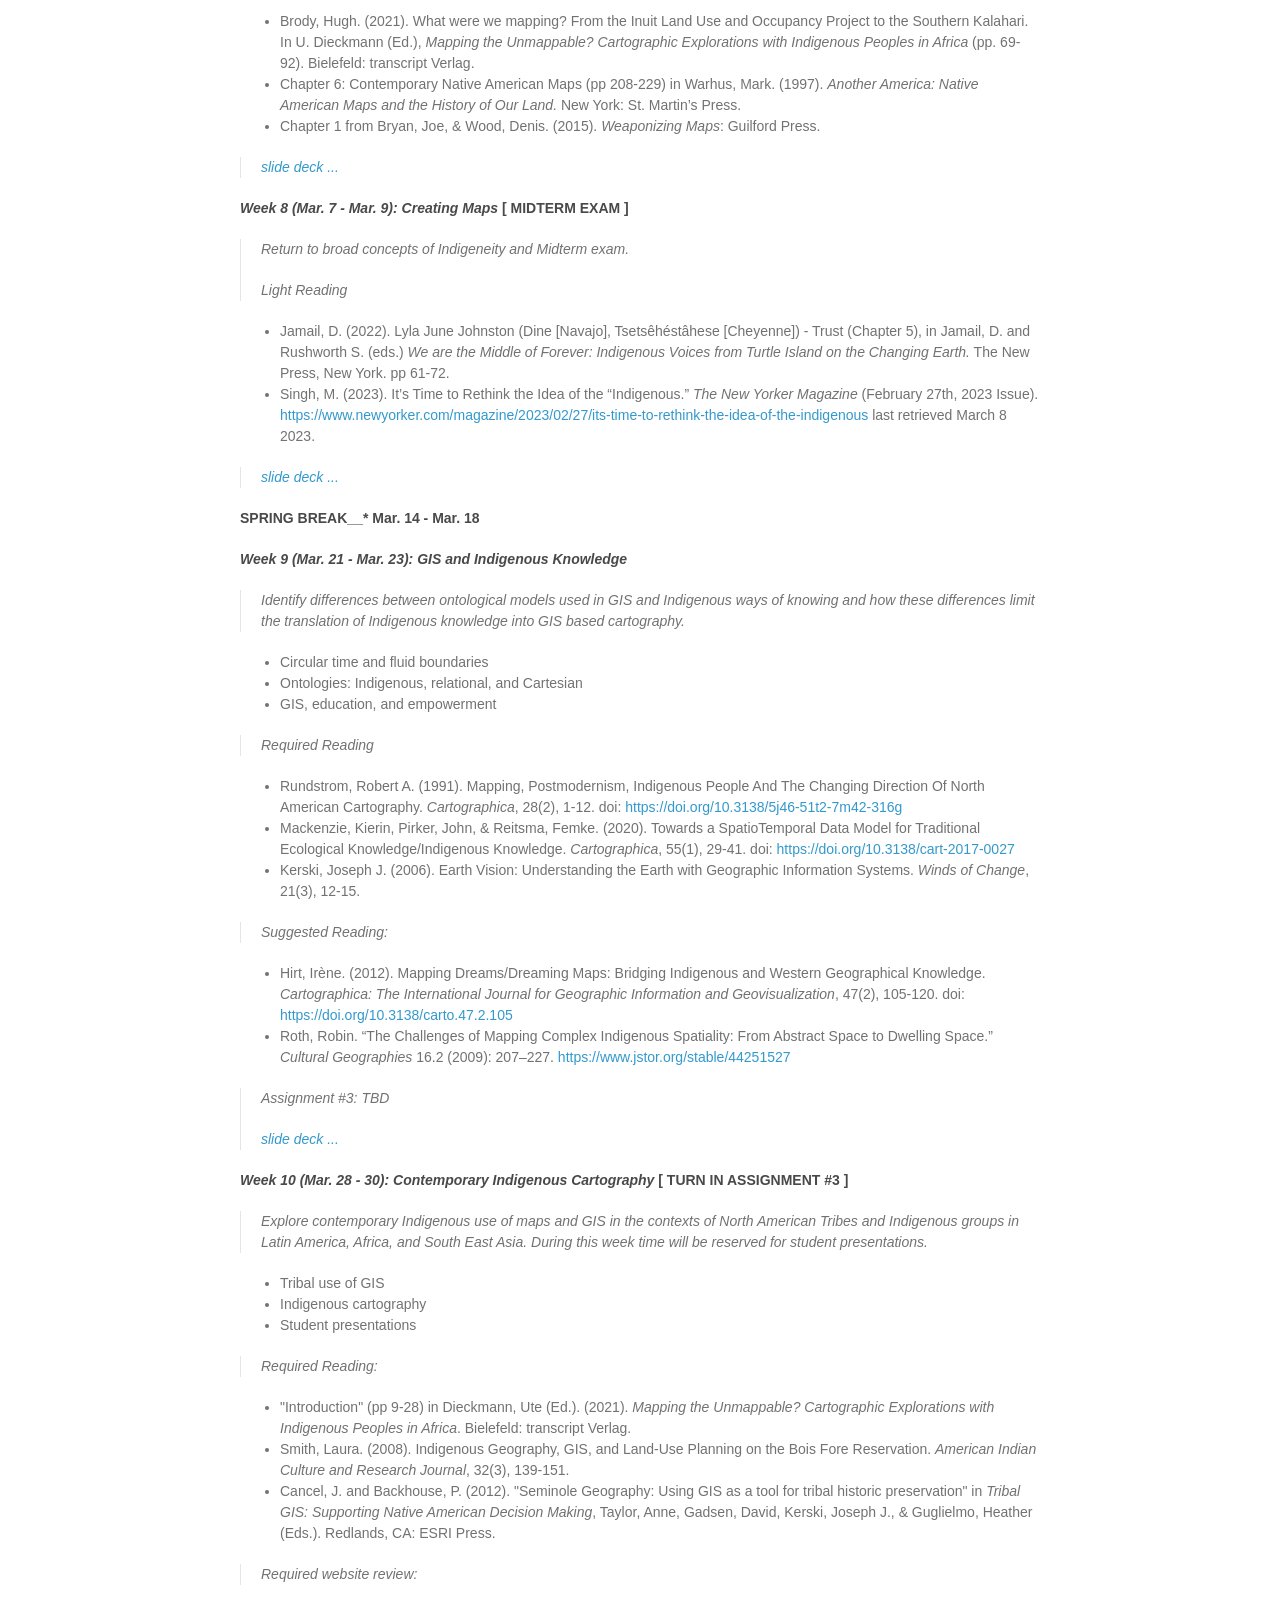
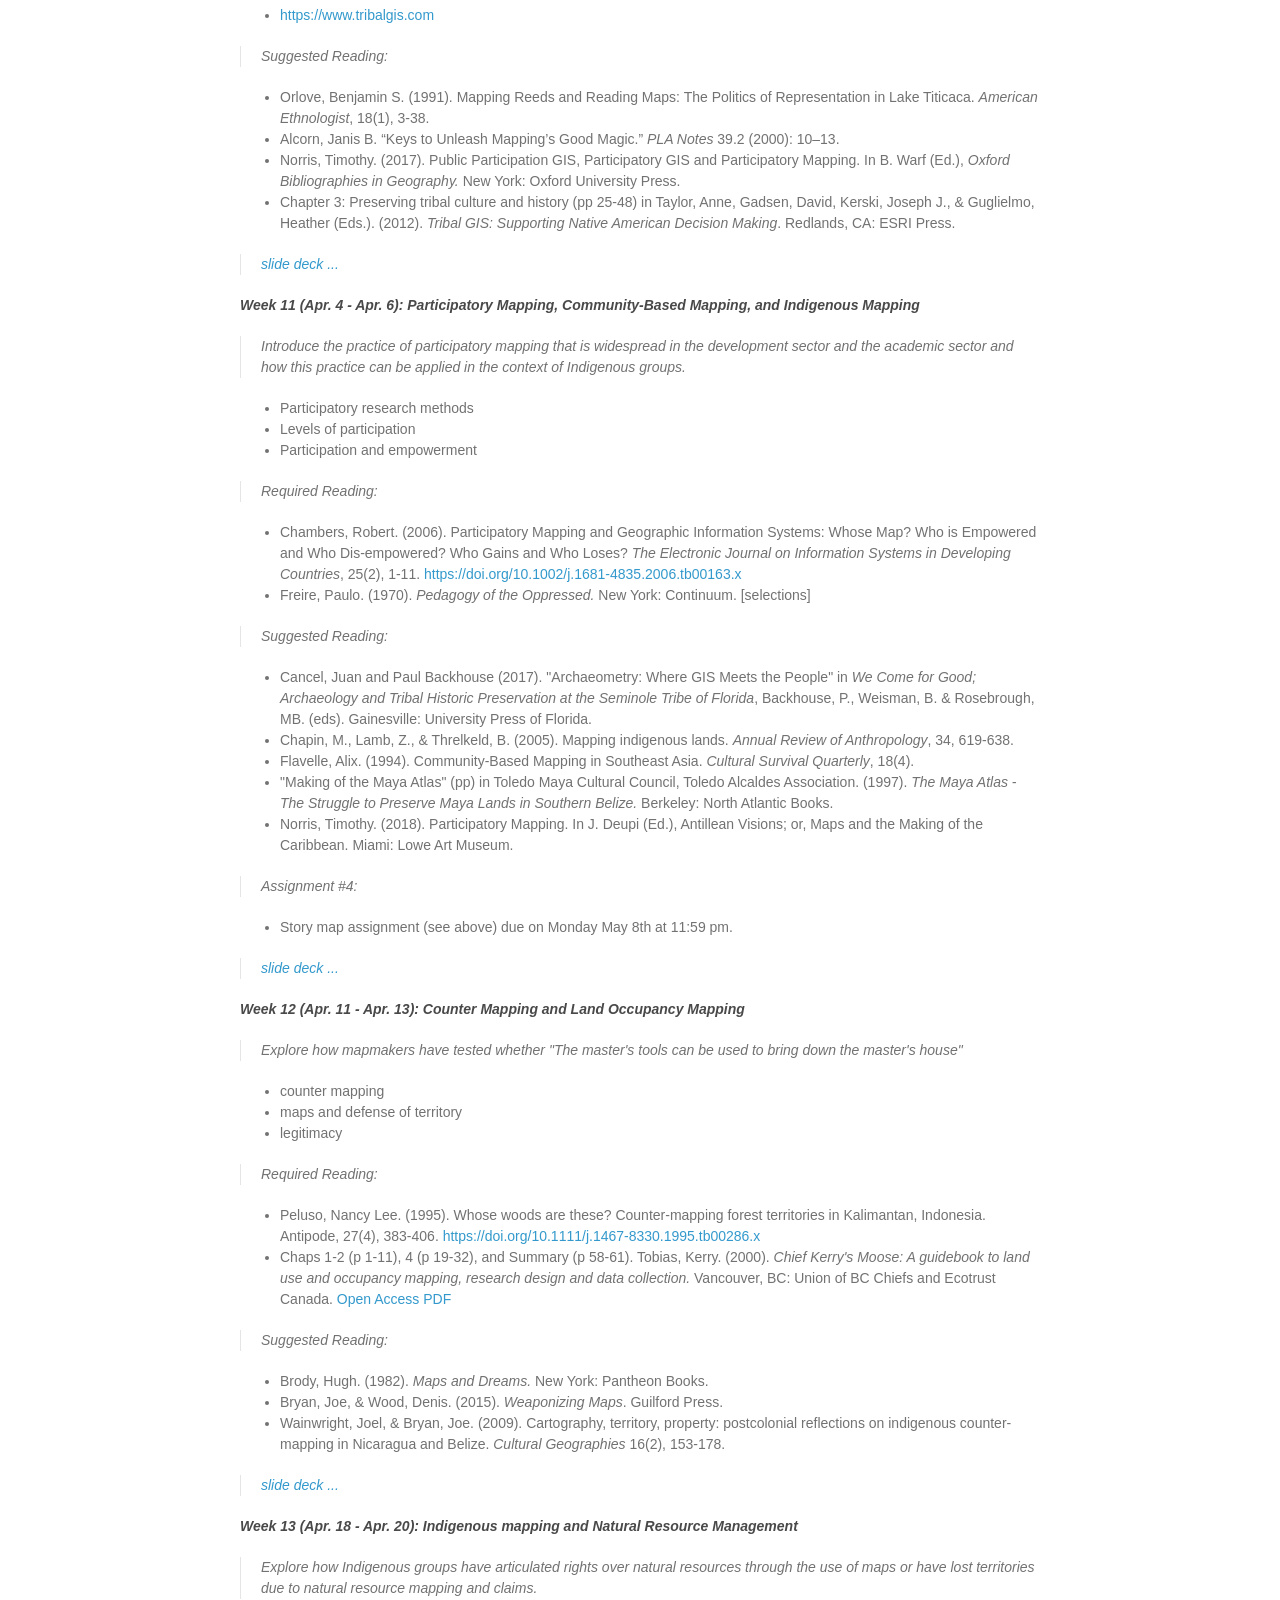
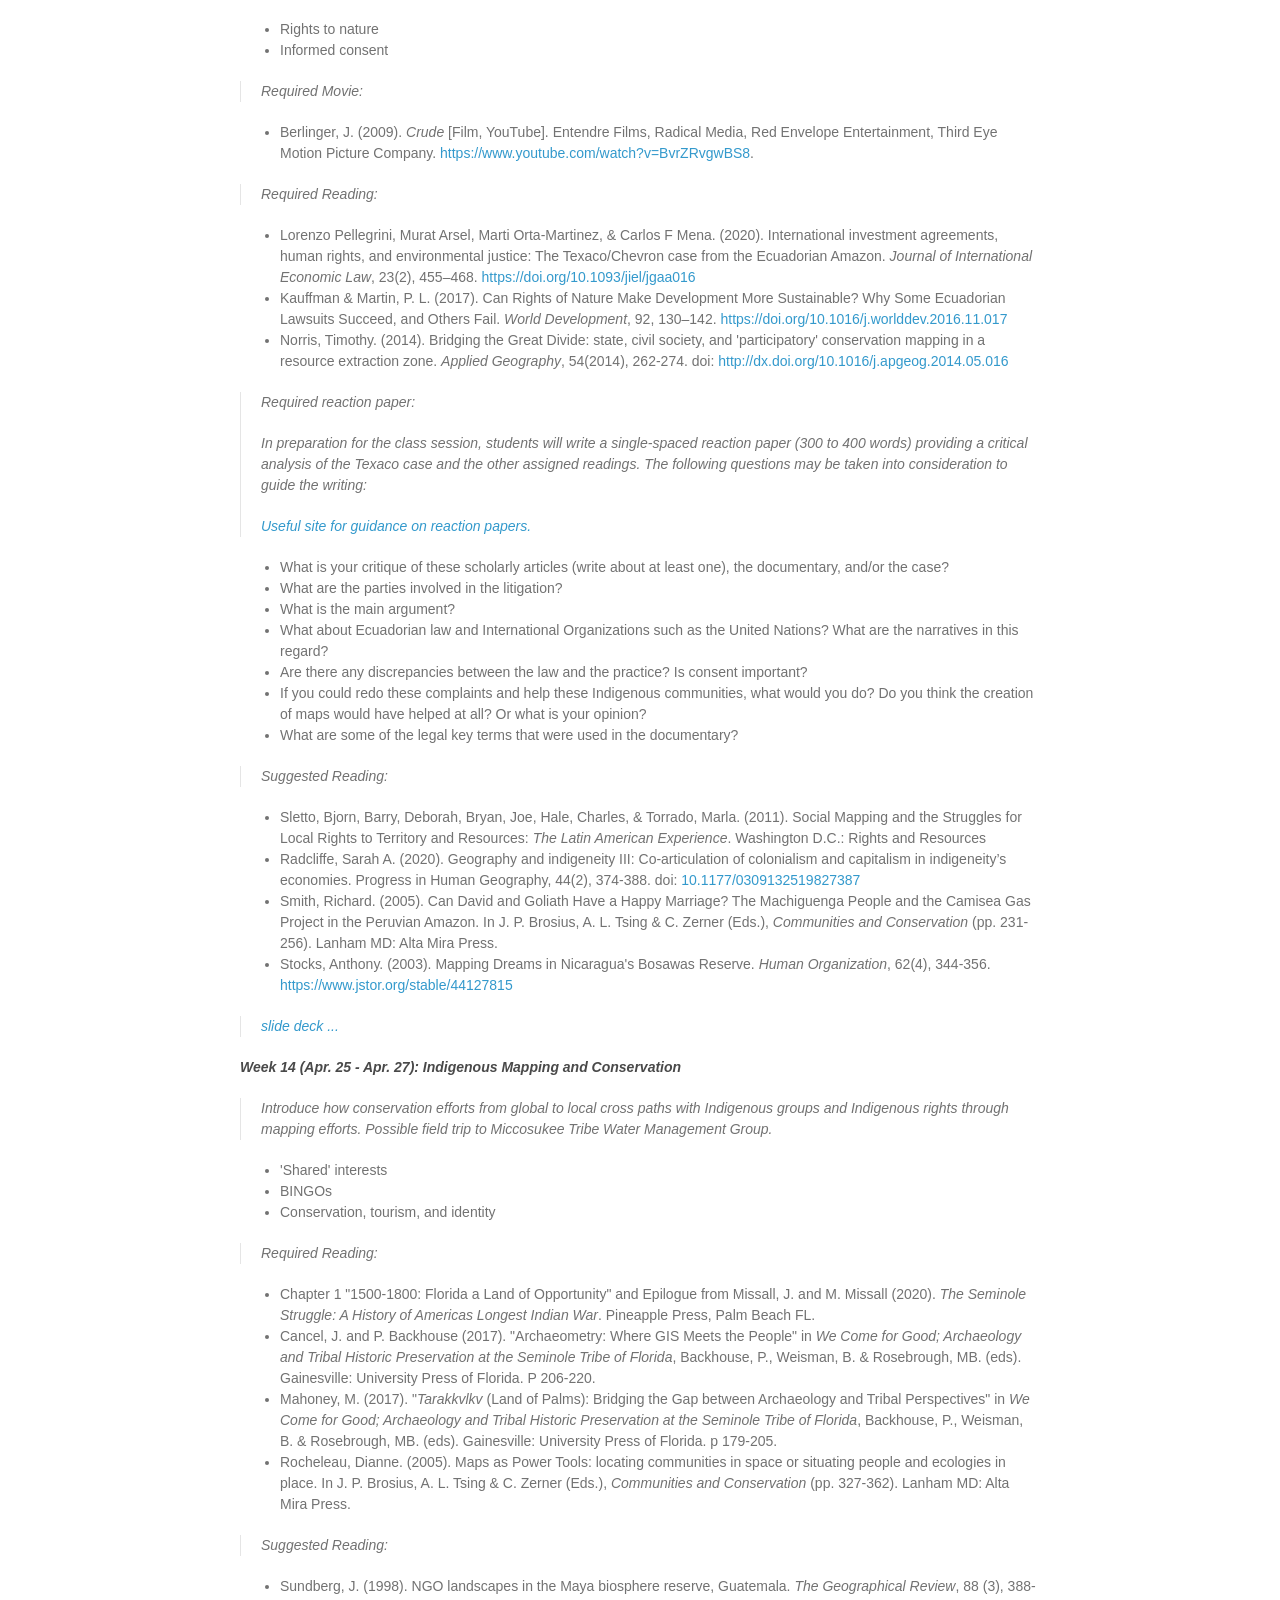
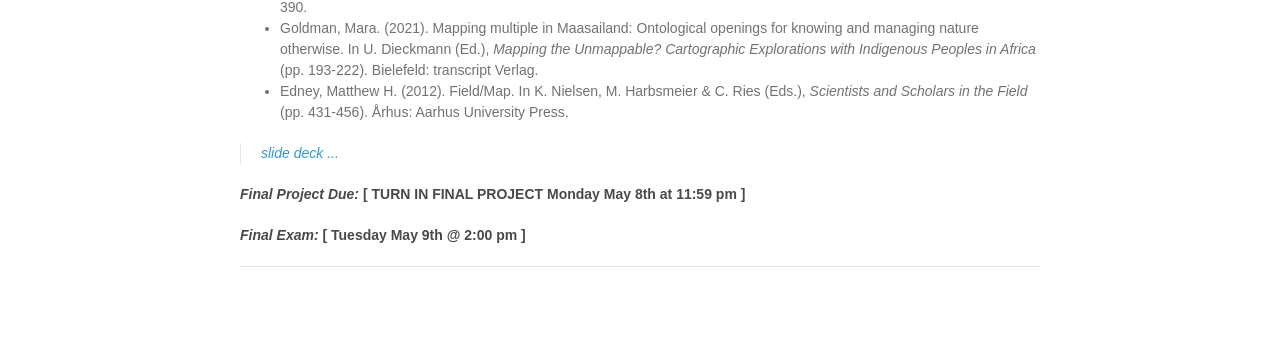
<file: syllabus.html>
<!doctype html>
<html>

 <head>
   <meta charset="utf-8">
   <meta http-equiv="X-UA-Compatible" content="chrome=1">
   <title>Indigenous Cartography - Syllabus</title>
   
   <script type="text/javascript" src="common/js/markdown.js"></script>
   <script type="text/javascript" src="common/js/readmd.js"></script>
   
   <link rel="stylesheet" href="common/css/styles.css">
   <link rel="stylesheet" href="common/css/github-light.css">
   <link rel="stylesheet" href="common/css/overrides.css">
 </head>
 
 <body>
  <div id="main" class="wrapper" style="width: 80%; max-width: 800px;"></div>
  <script type="text/javascript">
    var all_markdown = [
      "course_description.md",
      "syllabus.md"
    ];
    document.getElementById('main').innerHTML = all_markdown.map(
      (file) => { return markdown.toHTML(readTextFile(file),'Maruku'); }
    ).join(' ');
  </script>
 </body>
 
</html>
</file>
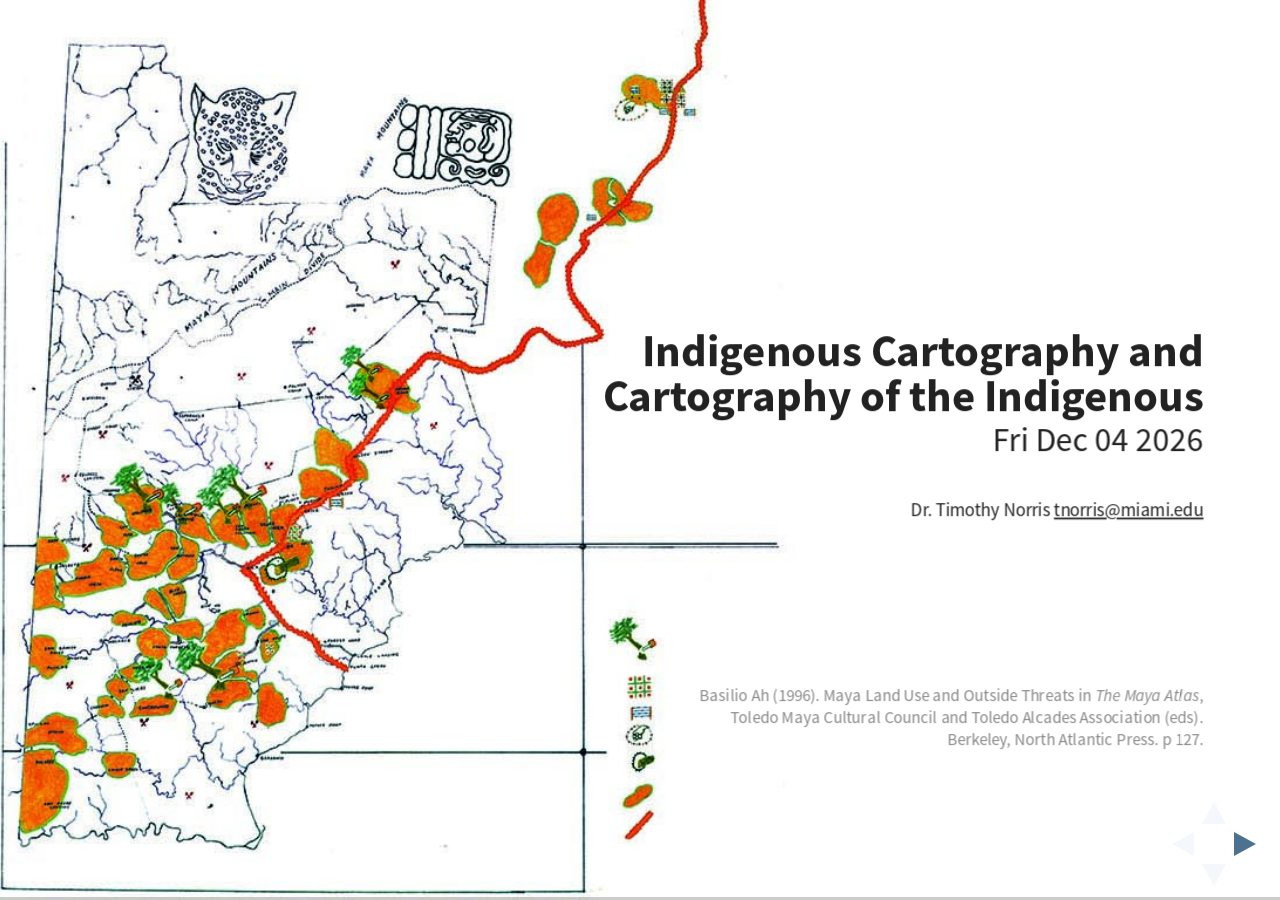
<file: slides/slides01.html>
<!doctype html>
<html>
    <head>
        <link rel="stylesheet" href="../common/css/reveal.css">
        <link rel="stylesheet" href="../common/css/white.css">
        <link rel="stylesheet" href="../common/css/overrides.css">
	    <script src="../common/js/print.js"></script>
        <title>Indigenous Cartography - 01</title>
        <meta charset="UTF-8">
    </head>
    <body>
        <div class="reveal">
            <div class="slides">

               <section data-background-image="../common/assets/images/01_basthreats.jpg">
                    <div style="position: absolute; right: 50px; top: 200px; font-size: 120%; line-height: 100%; text-align: right;"><strong>Indigenous Cartography and<br>Cartography of the Indigenous</strong></div>
                    <div style="position: absolute; right: 50px; top: 300px; font-size: 90%"><script>var today = new Date();document.write(today.toDateString());</script></div>
                    <div style="position: absolute; right: 50px; top: 390px; font-size: 50%; text-align: left">Dr. Timothy Norris <a href="mailto:tnorris@miami.edu" style="color: #222 !important; text-decoration: underline;">tnorris@miami.edu</a></div>
                    <div style="position: absolute; color: #888; right: 50px; top: 600px; font-size: 45%; text-align: right; width: 600px;">Basilio Ah (1996). Maya Land Use and Outside Threats in <i>The Maya Atlas</i>, Toledo Maya Cultural Council and Toledo Alcades Association (eds). Berkeley, North Atlantic Press. p 127.</div>
                </section>	

                <section data-transition="fade">
                <div class="template-container">
                  <div class="template-header"></div>
                  <div class="template-content-containter">

                    <div class="template-title">Map Power</div>

                    <div class="template-content" style="font-size: 60%; text-align: left;">
                      "More indigenous territory has been claimed by maps than by guns. This assertion has its corollary: more indigenous territory can be reclaimed and defended by maps than by guns. Whereas maps like guns must be accurate, they have the additional advantages that they are inexpensive, don't require a permit, can be openly carried and used, internationally neutralize the invader's one-sided legalistic claims, and can be duplicated and transmitted electronically which defies all borders, all pretexts, and all occupations."
                    </div>

                  </div>

                  <div class="template-citation">
                    Nietschmann, B. (1995). "Defending the Miskito Reefs with Maps and GPS: Mapping with Sail, Scuba, and Satellite."  <i>Cultural Survival Quarterly</i> 18 (4):34-37. <a href="https://www.culturalsurvival.org/publications/cultural-survival-quarterly/defending-miskito-reefs-maps-and-gps-mapping-sail-scuba">culturalsurvival.org/defending-miskito-reefs-maps-and-gps-mapping-sail-scuba</a>
                  </div>
                  
                  <div class="template-footer"></div>
                </div>
                </section>

                <section data-background-image="../common/assets/images/Pownall_1776_service-gmd-gmd371-g3710-g3710-ar071000.jpg" data-background-size="contain">
                    <div class="fragment" style="position: absolute; right: 200px; top: 300px; font-size: 60%; text-align: center; background-color: rgba(255,255,255,0.8); padding: 13; border-radius: 7px; width: 1000px;"><i>"Unable to defeat Native nations in Battle, colonial topographic surveys and maps became a means to seize Indigenous land without war. The thick cartographic depiction in this mid-eighteenth-century map was aimed to alienate Native Americans from their land"</i> - Hämäläinen, Pekka (2022). <i>Indigenous Continent: the Epic Contest for North America</i>.New York, Liveright Publishing Corporation. P. 287.</div>
                    <div class="fragment" style="position: absolute; right: 250px; top: 600px; font-size: 50%; text-align: center; background-color: rgba(255,255,255,0.8); padding: 13; border-radius: 7px; width: 900px;">Pownall, T., Evans, L., Almon, J. & Turner, J. (1776) A map of the middle British colonies in North America. First published by Lewis Evans, of Philadelphia, in ; and since corrected and improved, as also extended, with the addition of New England, and bordering parts of Canada; from actual surveys now lying at the Board of Trade. London, Printed & published ... for J. Almon. [Map] Retrieved from the Library of Congress, <a href="https://www.loc.gov/item/74693076/">https://www.loc.gov/item/74693076/</a>.</div>
                </section>  

                <section data-background-image="../common/assets/images/Misantla_utblac_0ed957f7-d5d4-432e-a371-70f9e02c8651.jpg" data-background-size="contain">
                    <div class="fragment" style="position: absolute; right: 250px; top: 600px; font-size: 50%; text-align: center; background-color: rgba(255,255,255,0.8); padding: 13; border-radius: 7px; width: 900px;">1579 map of Misantla, Veracruz. Benson Latin-American Collection, University of Texas at Austin. <a href="https://collections.lib.utexas.edu/catalog/utblac:0ed957f7-d5d4-432e-a371-70f9e02c8651">https://collections.lib.utexas.edu/catalog/utblac:0ed957f7-d5d4-432e-a371-70f9e02c8651</a></div>
                </section>	

                <section data-background-image="../common/assets/images/zempoala_iiif-service_gdc_gdcwdl_wd_l__00_43_8_wdl_00438_txu-oclc-34022876-jgi-25-10-map-full-pct_100-0-default.jpg" data-background-size="contain">
                    <div class="fragment" style="position: absolute; right: 250px; top: 600px; font-size: 50%; text-align: center; background-color: rgba(255,255,255,0.8); padding: 13; border-radius: 7px; width: 900px;">1580 map of Zempoala, Hidalgo. Benson Latin-American Collection, University of Texas at Austin. <a href="https://collections.lib.utexas.edu/catalog/utblac:b35a74c8-358b-4192-8c61-9668332985dd">https://collections.lib.utexas.edu/catalog/utblac:b35a74c8-358b-4192-8c61-9668332985dd</a></div>
                </section>  

                <section data-background-image="../common/assets/images/atengoMixquihualaHidalgo_utblac_d6360c5d-e505-49af-84a3-b2538f7be43b.jpg" data-background-size="contain">
                    <div class="fragment" style="position: absolute; right: 250px; top: 600px; font-size: 50%; text-align: center; background-color: rgba(255,255,255,0.8); padding: 13; border-radius: 7px; width: 900px;">1579 map of Atengo and Mixquihuala, Hidalgo. Benson Latin-American Collection, University of Texas at Austin. <a href="https://collections.lib.utexas.edu/catalog/utblac:d6360c5d-e505-49af-84a3-b2538f7be43b">https://collections.lib.utexas.edu/catalog/utblac:d6360c5d-e505-49af-84a3-b2538f7be43b</a></div>
                </section>  

                <section data-transition="fade">
                <div class="template-container">
                  <div class="template-header"></div>
                  <div class="template-content-containter">

                    <div class="template-title">Map Tension</div>

                    <div class="template-content" style="font-size: 60%;">
                        <ul>
                            <li><a href="https://native-land.ca">https://native-land.ca</a></li>
                            <li><a href="http://www.landmarkmap.org">http://www.landmarkmap.org</a></li>
                        </ul>
                    </div>

                  </div>

                  <div class="template-citation">
                  </div>
                  
                  <div class="template-footer"></div>
                </div>
                </section>

            </div>
        </div>
        <script src="../common/js/reveal.js"></script>
	    <script src="../common/js/notes.js"></script>
	    <script src="../common/js/head.min.js"></script>
        <script>
            Reveal.initialize({
                width: 1366, height: 768, margin: 0.05,
                controls: true,
				progress: true,
				history: true,
				center: true,
				mouseWheel: true,
				chart: {
					defaults: { 
						global: { 
							defaultFontSize: 20,
							title: { fontColor: "#333" }, 
							legend: {
								position: "top",
								labels: { fontColor: "#333" },
							},
							tooltips: {
								labels: { fontColor: "#333" },
							},
						}, 
						scale: { 
							scaleLabel: { fontColor: "#333" }, 
							gridLines: { color: "#333", zeroLineColor: "#333" }, 
							ticks: { fontColor: "#333" }, 
						} 
					},
				},
                dependencies: [
                    { src: '../common/js/Chart.min.js' },
                    { src: '../common/js/csv2chart.js' }
                ] 
            });
        </script>
    </body>
</html>
</file>
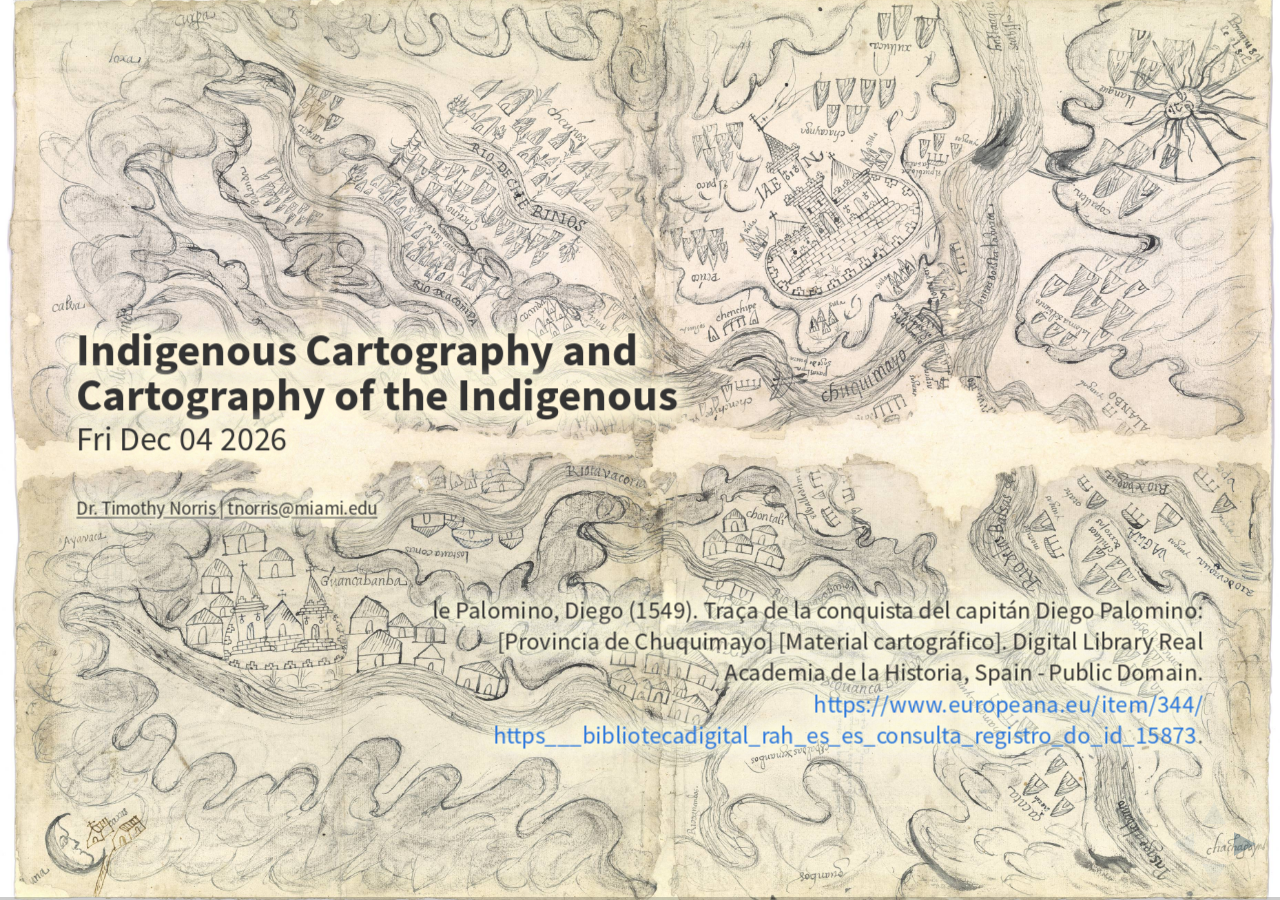
<file: slides/slides03.html>
<!doctype html>
<html>
    <head>
        <link rel="stylesheet" href="../common/css/reveal.css">
        <link rel="stylesheet" href="../common/css/white.css">
        <link rel="stylesheet" href="../common/css/overrides.css">
        <script src="../common/js/print.js"></script>
        <title>Indigenous Cartography - 03</title>
        <meta charset="UTF-8">
    </head>
    <body>
        <div class="reveal">
            <div class="slides">

                <section data-background-image="../common/assets/images/344_https___bibliotecadigital_rah_es_es_consulta_registro_do_id_15873.jpeg">
                    <div class="fragment fade-out" data-fragment-index="1" style="color: #333; position: absolute; left: 50px; top: 200px; font-size: 120%; line-height: 100%; text-align: left; text-shadow: 0px 0px 23px #fef4d9, 0px 0px 23px #fef4d9, 0px 0px 23px #fef4d9, 0px 0px 23px #fef4d9, 0px 0px 23px #fef4d9, 0px 0px 23px #fef4d9, 0px 0px 23px #fef4d9;"><strong>Indigenous Cartography and<br>Cartography of the Indigenous</strong></div>
                    <div class="fragment fade-out" data-fragment-index="1" style="color: #333;position: absolute; left: 50px; top: 300px; font-size: 90%; text-shadow: 0px 0px 23px #fef4d9, 0px 0px 23px #fef4d9, 0px 0px 23px #fef4d9, 0px 0px 23px #fef4d9, 0px 0px 23px #fef4d9, 0px 0px 23px #fef4d9, 0px 0px 23px #fef4d9;"><script>var today = new Date();document.write(today.toDateString());</script></div>
                    <div class="fragment fade-out" data-fragment-index="1" style="color: #333;position: absolute; left: 50px; top: 390px; font-size: 50%; text-align: left; text-shadow: 0px 0px 23px #fef4d9, 0px 0px 23px #fef4d9, 0px 0px 23px #fef4d9, 0px 0px 23px #fef4d9, 0px 0px 23px #fef4d9, 0px 0px 23px #fef4d9, 0px 0px 23px #fef4d9;"><a href="mailto:tnorris@miami.edu" style="color: #333 !important; text-decoration: underline;">Dr. Timothy Norris  |  tnorris@miami.edu</a></div>
                    <div class="fragment fade-out" data-fragment-index="1" style="position: absolute; color: #333; right: 50px; top: 500px; font-size: 65%; text-align: right; width: 900px; text-shadow: 0px 0px 23px #fef4d9, 0px 0px 23px #fef4d9, 0px 0px 23px #fef4d9, 0px 0px 23px #fef4d9, 0px 0px 23px #fef4d9, 0px 0px 23px #fef4d9, 0px 0px 23px #fef4d9;">le Palomino, Diego (1549). Traça de la conquista del capitán Diego Palomino: [Provincia de Chuquimayo] [Material cartográfico]. Digital Library Real Academia de la Historia, Spain - Public Domain. <a href="https://www.europeana.eu/item/344/https___bibliotecadigital_rah_es_es_consulta_registro_do_id_15873">https://www.europeana.eu/item/344/ https___bibliotecadigital_rah_es_es_consulta_registro_do_id_15873</a>.</div>
                </section>  

                <section>

                    <section data-transition="fade" data-background-image="../common/assets/images/CodexQuetzalecatzin.jpeg" data-background-size="contain">
                        <div class="fragment" style="position: absolute; left: 0px; top: 0px; font-size: 50%; text-align: center; background-color: rgba(255,255,255,1); padding: 42px; border-radius: 7px; width: 250px;">(1593) The Codex Quetzalecatzin. [Mexico: Producer not identified] [Map] Retrieved from the Library of Congress, <a href="https://www.loc.gov/item/2017590521/">https://www.loc.gov/ item/2017590521/</a>. "Most important document in Indigenous history" (Lucchesi 2018, p. 8)</div>
                    </section>

                    <section data-transition="fade" data-background-image="../common/assets/images/kohklux.jpeg" data-background-size="contain">
                        <div class="fragment" style="position: absolute; left: -30px; top: 0px; font-size: 50%; text-align: left; background-color: rgba(255,255,255,1); padding: 42px; border-radius: 7px; width: 300px;">Copy of a map drawn by Tlingit Indian Chief Kohklux in 1869 of the route from Chilkoot Pass to the Fort Selkirk in the Klondike region. This map was drawn for George Davidson of the Coast and Geodetic Survey who befriended Kohklux. <a href="https://photolib.noaa.gov/Collections/Coast-Geodetic-Survey/Historical-Maps/General/emodule/1197/eitem/67680">NOAA Historical Maps</a></div>
                    </section>

                    <section data-transition="fade" data-background-image="../common/assets/images/matonabbee-map-hbca-t14868.jpeg" data-background-size="contain">
                        <div class="fragment" style="position: absolute; left: 0px; top: 100px; font-size: 50%; text-align: left; background-color: rgba(255,255,255,1); padding: 42px; border-radius: 7px; width: 350px;">Denésoliné leader Matonabbee guided trader Samuel Hearne to the Coppermine River in 1770–1771, after drawing a detailed map of the route for the company. Redrawn by Chief Factor Moses Norton, late 1760s. Hudson’s Bay Company Archives, Archives of Manitoba, G.2/27. NEWCOMERS FROM TWO DIRECTIONS. Copyright <a href="https://www.historymuseum.ca/history-hall/newcomers-from-two-directions/">Canadian Museum of History</a>.
                        </div>
                    </section>

                    <section data-transition="fade" data-background-image="../common/assets/images/Draught_of_the_Cherokee_Country.jpeg" data-background-size="contain">
                        <div class="fragment" style="position: absolute; left: 0px; top: -50px; font-size: 50%; text-align: left; background-color: rgba(255,255,255,1); padding: 42px; border-radius: 7px; width: 350px;">"Draught of the Cherokee Country," depicting the locations of several Overhill Cherokee towns following the end of the Anglo-Cherokee War, taken from: Timberlake, Lieutenant Henry (1765). The Memoirs of Lieutenant Henry Timberlake (who accompanied the three Cherokee Indians to England in the year 1762) containing…, republished as “Lieutenant Henry Timberlake’s Memoirs, 1756-1765” by Samuel Cole Williams, ed. Johnson City, TN, 1927. <a href="https://commons.wikimedia.org/wiki/File:Draught_of_the_Cherokee_Country.jpg">https://commons.wikimedia.org/wiki/ File:Draught_of_the_Cherokee_Country.jpg</a>
                        </div>
                    </section>

                </section>

                <section>

                    <section>
                        <h4>Indigenous Cartography and Cartography of the Indigenous</h4>
                        <table style="width: 90%; font-size: 80%;">
                          <tr style="vertical-align:top">
                            <td style="vertical-align: top; text-align: left; width: 35%;">
                              <h4 class="fragment" data-fragment-index="1" style="margin-top: 23px;">Tool of Statecraft</h4>
                              <span style="font-size: 80%; position: relative; top: -23px;" class="fragment" data-fragment-index="1">as far back as Rome</span><br>
                              <ul style="font-size: 80%;">
                                <li style="margin-top: 13px;" class="fragment" data-fragment-index="1">Divide conquered land</li>
                                <li style="margin-top: 13px;" class="fragment" data-fragment-index="1">Reclaim appropriated state lands</li>
                                <li style="margin-top: 13px;" class="fragment" data-fragment-index="1">State revenue (taxes)<br>
                                <span style="font-size: 80%;" class="fragment" data-fragment-index="1">late 16th and 17th C<br><i>rise of capitalist social relations</i></span></li>
                                <li style="margin-top: 13px;" class="fragment" data-fragment-index="1">Survey (governance)</li>
                              </ul>
                            </td>
                            <td style="vertical-align:top;"><img src="../common/assets/images/344_https___bibliotecadigital_rah_es_es_consulta_registro_do_id_15873.jpeg" style="max-width: 380px; margin-top: 60px !important;"></td>
                            <td style="vertical-align:top;">
                              <h4 class="fragment" data-fragment-index="2" style="margin-top: 23px;">Estate map</h4>
                              <span style="font-size: 80%; position: relative; top: -23px;" class="fragment" data-fragment-index="2">late 13th or 14th C onwards</span><br>
                              <ul style="font-size: 80%;">
                                <li style="margin-top: 13px;" class="fragment" data-fragment-index="2">Profit<br>
                                <span style="font-size: 80%;" class="fragment" data-fragment-index="2">precision, permanence, governance and management of natural resources</span><br></li>
                                <li style="margin-top: 13px;" class="fragment" data-fragment-index="2">describe/plot boundaries</li>
                                <li style="margin-top: 13px;" class="fragment" data-fragment-index="2">resolve/avoid disputes<br>
                                <span style="font-size: 80%;" class="fragment" data-fragment-index="2">Tenants, landlords, and between landlords</span><br></li>
                                <li style="margin-top: 13px;" class="fragment" data-fragment-index="2">Legal security</li>
                              </ul>
                            </td>
                          </tr>
                        </table>
                        <p class="template-citation" style="font-size: 0.4em !important; max-width: 90% !important; line-height: 1.1em; margin-top: 23px !important;">
                          Palomino, Diego (1549). Traça de la conquista del capitán Diego Palomino: [de las <i>Relaciónes Geográficas</i>, Provincia de Chuquimayo, Perú]<br style="margin-bottom: 7px;">
                          <span class="fragment" data-fragment-index="1">Kain, R. J. P., & Baigent, E. (1992). <i>The Cadastral Map in the Service of the State: A History of Property Mapping.</i> Chicago: University of Chicago Press.<br style="margin-bottom: 7px;">Harley, J. B. (1988). Maps, Knowledge, and Power. In D. Cosgrove & S. Daniels (Eds.), <i>Iconography of Landscape: Essays on the Symbolic Representation, Design and Use of Past Environments</i> (pp. 277-312). Cambridge, UK: Cambridge Univ. Press.</span>
                        </p>
                    </section>

                    <section data-transition="fade">
                        <div class="template-container">
                          <div class="template-header"></div>
                          <div class="template-content-containter">

                            <div class="template-title">Maps and Power</div>

                            <div class="template-content" style="margin-bottom: 23px !important; font-size: 85% !important; text-align: left;">
                              <p>"The specific functions of maps ... range from global empire building, to the preservation of the nation state, to the local assertion of individual property rights. In each of these contexts the dimensions of polity and territory were fused in images which - just as surely as legal charters and patents - were part of the intellectual apparatus of power." (Harley, 1988 p. 281-2)</p>
                              <p class="fragment">"... maps are active, creative, and constitutive. More bluntly, they are implicated in creating the reality that they presume to reveal." (Craib, 2000, p. 13)</p>
                            </div>

                          </div>

                          <div class="template-citation">
                            Harley, J. B. (1988). Maps, Knowledge, and Power. In D. Cosgrove & S. Daniels (Eds.), <i>Iconography of Landscape: Essays on the Symbolic Representation, Design and Use of Past Environments</i> (pp. 277-312). Cambridge, UK: Cambridge Univ. Press.<br>
                            Craib, Raymond B. (2000). Cartography and Power in the Conquest and Creation of New Spain. <i>Latin American Research Review</i>, 35(1), 7-36. 
                          </div>
                          
                          <div class="template-footer"></div>
                        </div>
                    </section>

                    <section data-transition="fade">
                        <div class="template-container">
                          <div class="template-header"></div>
                          <div class="template-content-containter">

                            <div class="template-title">Maps and Power</div>

                            <div class="template-content" style="margin-bottom: 23px !important; font-size: 85% !important; text-align: left;">
                              <p>"As much as guns and warships, maps have been the weapons of imperialism. ... Surveyors marched alongside soldiers, initially mapping for reconnaissance, then for general information, and eventually as a tool of publication, civilization, and the exploitation of the defined colonies." (p. 282)</p>
                              <p class="fragment">"Whether in the general history of agricultural improvement, of enclosure, of the draining and embankment of fens and marshes, of the reclamation of hill and moor, the surveyor ever more frequently walks the at the side of the landlord in spreading capitalist forms of agriculture." (p. 285)
                            </div>

                          </div>

                          <div class="template-citation">
                            Harley, J. B. (1988). Maps, Knowledge, and Power. In D. Cosgrove & S. Daniels (Eds.), <i>Iconography of Landscape: Essays on the Symbolic Representation, Design and Use of Past Environments</i> (pp. 277-312). Cambridge, UK: Cambridge Univ. Press.
                          </div>
                          
                          <div class="template-footer"></div>
                        </div>
                    </section>

                </section>

                <section>

                    <section data-transition="fade"  data-background-image="../common/assets/images/Hereford_Mappa_Mundi.jpg" data-background-size="contain">
                        <div style="position: absolute; top: -300px; right: 42px; width: 280px; background-color: rgba(150,150,150,0.6); border-radius: 10px;"><p style="font-size: 60%; color: #ddd;">Hereford Mappa Mundi, Richard of Haldingham and Lafford, c 1300. <a href="https://commons.wikimedia.org/wiki/File:Hereford-Karte.jpg" style="font-size: 75%; color: #88b;" target="_blank">https://commons.wikimedia.org/ wiki/File:Hereford-Karte.jpg</a></p></div>
                    </section>

                    <section data-transition="fade"  data-background-image="../common/assets/images/mercator.jpg" data-background-size="contain">
                        <div style="position: absolute; top: -120px; right: 0px; width: 280px; background-color: rgba(50,50,50,0.9); border-radius: 10px;"><p style="font-size: 60%; color: #ddd;">Mercator, Gerhard (1569). Nova et Aucta Orbis Terrae Descriptio ad Usum Navigantium Emendate Accommodata [map]. <a href="https://en.wikipedia.org/wiki/Mercator_1569_world_map" style="font-size: 75%; color: #88b;" target="_blank">https://en.wikipedia.org/wiki/ Mercator_1569_world_map</a></p><img src="../common/assets/images/mercatorportrait.jpg" style="max-width: 200px;"></div>
                    </section>

                    <section data-transition="fade"  data-background-image="../common/assets/images/napoleon.png" data-background-size="contain">
                        <div style="position: absolute; top: 650px; left: 200px; width: 950px; max-width: 950px;"><p style="font-size: 50%; color: #333;">Minard, Charles Joseph (1869). Napoleon's march on Moscow March 1812 [map]. <a href="https://upload.wikimedia.org/wikipedia/commons/2/29/Minard.png">https://upload.wikimedia.org/wikipedia/commons/2/29/Minard.png</a></p></div>
                    </section>

                </section>

                <section>

                    <section data-transition="fade"  data-background-image="../common/assets/images/Carte_de_LInde_1752.jpg" data-background-size="contain">
                        <div style="position: absolute; top: -250px; left: 0px; width: 250px;"><p style="font-size: 60%; color: #333;">d'Anville, Jean Baptiste Bourguignon (1752). Carte de l'Inde : dressée pour la Compagnie des Indes [map]. <a href="https://upload.wikimedia.org/wikipedia/commons/5/53/Carte_de_L%27Inde_1752.jpg" style="font-size: 75%;" target="_blank">https://upload.wikimedia.org/ wikipedia/commons/5/53/ Carte_de_L'Inde_1752.jpg</a></p></div>
                    </section>

                    <section data-transition="fade"  data-background-image="../common/assets/images/Rennell_1782_Hindoostan.jpeg" data-background-size="contain">
                        <div style="position: absolute; top: -250px; right: 0px; width: 250px;"><p style="font-size: 60%; color: #333;">Rennell, James (1782). Hindoostan [map]. <a href="https://www.loc.gov/resource/g7625.ct001443/" style="font-size: 75%;" target="_blank">https://www.loc.gov/ resource/g7625.ct001443/</a></p></div>
                    </section>

                    <section data-transition="fade">
                        <div class="template-container">
                          <div class="template-header"></div>
                          <div class="template-content-containter">

                            <div class="template-title">Maps and Empire (Cartographies of the Indigenous)</div>

                            <div class="template-content" style="margin-bottom: 23px !important; font-size: 85% !important; text-align: left;">
                              <p>"The geographical unity of India is, in short, a creation of the British mapping of their empire." (p. 16)</p>
                              <p class="fragment">"For the eighteenth-century philosophes, mapmaking was the epitome of the ordered and structured creation of a coherent archive of knowledge." (p. 18)</p>
                              <p class="fragment">"The maps of India neverthelss for a disciplinary mechanism, a technology of vision and control ... (p. 25)</p>
                            </div>

                          </div>

                          <div class="template-citation">
                            Edney, Matthew H. (1990). <i>Mapping an Empire.</i> Chicago: University of Chicago Press.
                          </div>
                          
                          <div class="template-footer"></div>
                        </div>
                    </section>

                </section>

                <section data-transition="fade">
                    <div class="template-container">
                      <div class="template-header"></div>
                      <div class="template-content-containter">

                        <div class="template-title">Maps and Conquest</div>

                        <div class="template-content" style="margin-bottom: 23px !important; font-size: 85% !important; text-align: left;">
                          <p>"Indigenous respondents realized that they were presenting their communities to the king and smultaeneously creating maps for their communities, mirroring the ambiguities of life after conquest. As such, their maps reveal how indigenous elites oscilated between the colonial and indigenous worlds (Mundy 1996, 67)" (Craib 2000, 25)</p>
                        </div>

                      </div>

                      <div class="template-citation">
                        Craib, Raymond B. (2000). Cartography and Power in the Conquest and Creation of New Spain. <i>Latin American Research Review</i>, 35(1), 7-36.<br><br>
                        Mundy, Barbara E. (1996). <i>The Mapping of New Spain</i>. Chicago: University of Chicago Press.
                      </div>
                      
                      <div class="template-footer"></div>
                    </div>
                </section>

                <section data-transition="fade">
                    <div class="template-container">
                      <div class="template-header"></div>
                      <div class="template-content-containter">

                        <div class="template-title">Maps and Conquest<br>(War and Cartographies of the Indigenous)</div>

                        <div class="template-content" style="margin-bottom: 23px !important; font-size: 85% !important; text-align: left;">
                          <p>"The wars of independence, both Indigenous and Anglo-American, that covered a half a century were about respect, resources, land, and sovereignty. More abstractly they were about legitimacy and the moral mandate to determine how war, commerce, and diplomacy were to be conducted. At the heart of the matter was the question of power--not just who should have it, but how it should be wielded in a world where Indigenous nations remained largely undefeated" (p.319)</p>
                        </div>

                      </div>

                      <div class="template-citation">
                        Hämäläinen, Pekka (2022). <i>Indigenous Continent: The Epic Contest for North America</i>. New York: Liveright Publishing Company.
                      </div>
                      
                      <div class="template-footer"></div>
                    </div>
                </section>

            </div>
        </div>
        <script src="../common/js/reveal.js"></script>
	    <script src="../common/js/notes.js"></script>
	    <script src="../common/js/head.min.js"></script>
        <script>
            Reveal.initialize({
                width: 1366, height: 768, margin: 0.05,
                controls: true,
				progress: true,
				history: true,
				center: true,
				mouseWheel: true,
				chart: {
					defaults: { 
						global: { 
							defaultFontSize: 20,
							title: { fontColor: "#333" }, 
							legend: {
								position: "top",
								labels: { fontColor: "#333" },
							},
							tooltips: {
								labels: { fontColor: "#333" },
							},
						}, 
						scale: { 
							scaleLabel: { fontColor: "#333" }, 
							gridLines: { color: "#333", zeroLineColor: "#333" }, 
							ticks: { fontColor: "#333" }, 
						} 
					},
				},
                dependencies: [
                    { src: '../common/js/Chart.min.js' },
                    { src: '../common/js/csv2chart.js' }
                ] 
            });
        </script>
    </body>
</html>
</file>
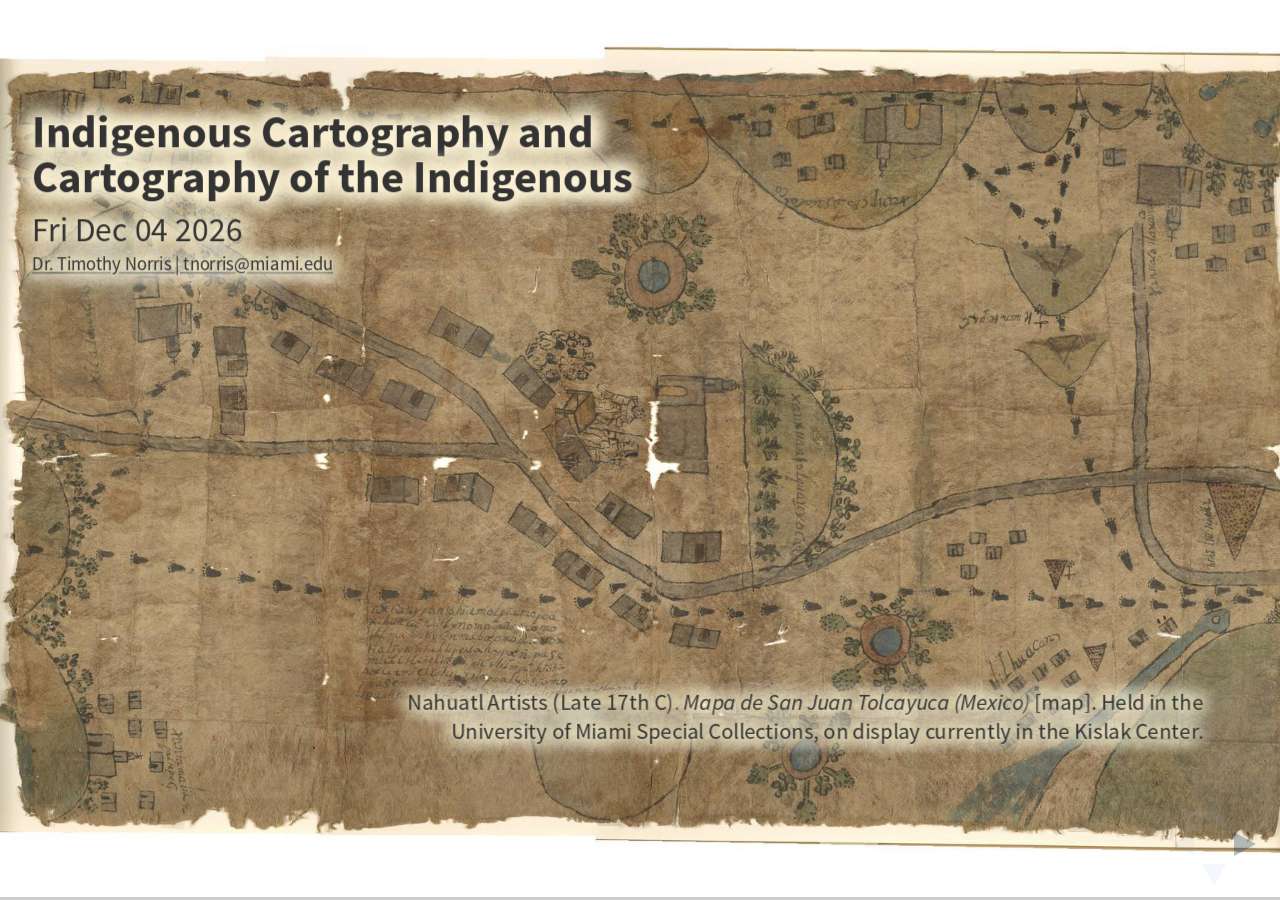
<file: slides/slides04.html>
<!doctype html>
<html>
    <head>
        <link rel="stylesheet" href="../common/css/reveal.css">
        <link rel="stylesheet" href="../common/css/white.css">
        <link rel="stylesheet" href="../common/css/overrides.css">
        <script src="../common/js/print.js"></script>
        <title>Indigenous Cartography - 04</title>
        <meta charset="UTF-8">
    </head>
    <body>
        <div class="reveal">
            <div class="slides">

                <section data-background-image="../common/assets/images/NahuatlMap_Kislak.jpg">
                    <div class="fragment fade-out" data-fragment-index="1" style="color: #333; position: absolute; left: 0px; top: -50px; font-size: 120%; line-height: 100%; text-align: left; text-shadow: 0px 0px 23px #fef4d9, 0px 0px 23px #fef4d9, 0px 0px 23px #fef4d9, 0px 0px 23px #fef4d9, 0px 0px 23px #fef4d9, 0px 0px 23px #fef4d9, 0px 0px 23px #fef4d9;"><strong>Indigenous Cartography and<br>Cartography of the Indigenous</strong></div>
                    <div class="fragment fade-out" data-fragment-index="1" style="color: #333;position: absolute; left: 0px; top: 60px; font-size: 90%; text-shadow: 0px 0px 23px #fef4d9, 0px 0px 23px #fef4d9, 0px 0px 23px #fef4d9, 0px 0px 23px #fef4d9, 0px 0px 23px #fef4d9, 0px 0px 23px #fef4d9, 0px 0px 23px #fef4d9;"><script>var today = new Date();document.write(today.toDateString());</script></div>
                    <div class="fragment fade-out" data-fragment-index="1" style="color: #333;position: absolute; left: 0px; top: 110px; font-size: 50%; text-align: left; text-shadow: 0px 0px 23px #fef4d9, 0px 0px 23px #fef4d9, 0px 0px 23px #fef4d9, 0px 0px 23px #fef4d9, 0px 0px 23px #fef4d9, 0px 0px 23px #fef4d9, 0px 0px 23px #fef4d9;"><a href="mailto:tnorris@miami.edu" style="color: #333 !important; text-decoration: underline;">Dr. Timothy Norris  |  tnorris@miami.edu</a></div>
                    <div class="fragment fade-out" data-fragment-index="1" style="position: absolute; color: #333; right: 50px; top: 600px; font-size: 60%; text-align: right; width: 900px; text-shadow: 0px 0px 23px #fef4d9, 0px 0px 23px #fef4d9, 0px 0px 23px #fef4d9, 0px 0px 23px #fef4d9, 0px 0px 23px #fef4d9, 0px 0px 23px #fef4d9, 0px 0px 23px #fef4d9;">Nahuatl Artists (Late 17th C). <i>Mapa de San Juan Tolcayuca (Mexico)</i> [map]. Held in the University of Miami Special Collections, on display currently in the Kislak Center.</div>
                </section>  

                <section>

                    <section data-transition="fade">
                        <div class="template-container">
                          <div class="template-header"></div>
                          <div class="template-content-containter">

                            <div class="template-title">Origin Stories</div>

                            <div class="template-content" style="margin-bottom: 23px !important; font-size: 85% !important; text-align: left;">
                              <p class="fragment" data-fragment-index="1">"Property is theft!" [La propriété, c'est le vol!] (Proudhon, 1840)</p>
                              <p class="fragment" data-fragment-index="2">"THE first man who, having enclosed a piece of ground, bethought himself of saying <i>This is mine</i>, and found people simple enough to believe him, was the real founder of civil society." (Rousseau, 1754)</p>
                            </div>

                          </div>

                          <div class="template-citation">
                            <span class="fragment" data-fragment-index="1">Proudhon, Pierre-Joseph. (1994 [1840]). What is Property. In D. R. Kelley & B. G. Smith (Eds.), <i>What is Property</i>. Cambridge: Cambridge University Press.</span><br>
                            <span class="fragment" data-fragment-index="2" style="padding-top: 13px; display:inline-block">Rousseau, J. (2011 [1755]). Discourse on the Origin and Foundations of Inequality. In C. B. MacPherson (Ed.), <i>Property: Mainstream and Critical Positions</i>. Toronto: University of Toronto Press.</span>
                          </div>
                          
                          <div class="template-footer"></div>
                        </div>
                    </section>

                    <section data-transition="fade">
                        <div class="template-container">
                          <div class="template-header"></div>
                          <div class="template-content-containter">

                            <div class="template-title">that which is proper</div>

                            <div class="template-content" style="margin-top: 102px !important; font-size: 70% !important; text-align: left;">
                              <p class="fragment" data-fragment-index="1">"Property is a right not a thing" (MacPherson, 1978)</p>
                              <p class="fragment" data-fragment-index="2">Original written works from Greece - Plato and Aristotle <span>(both slave owners)</span></p>
                              <p class="fragment" data-fragment-index="3">In feudal Europe as a "Natural Right" (god given)</p>
                              <div style="display: inline-block;"><div class="fragment" data-fragment-index="4" style="float:left; max-width: 70%;">John Lock's Labor Theory<br><span style="margin-top: 13px; display: inline-block; margin-left: 23px">“The “labour” of his body and the “work” of his hands, we may say, are <i>properly</i> his. Whatsoever, then, he removes out of the state of that Nature hath provided and left it in, he hath mixed his labour with it, and joined to it something that is his own, and thereby makes it his <i>property</i>.”</span><br><span style="margin-top: 13px; display: inline-block; margin-left: 23px">(Locke, 1689 Second Treatise, Chapter V, paragraph 26. Emphasis mine)</span></div><div style="float:right; max-width: 27%;"><img src="../common/assets/images/fence.jpeg" style="max-height: 280px;"></div></div>
                            </div>

                          </div>

                          <div class="template-citation" style="font-size: 50% !important;">
                            <span class="fragment" data-fragment-index="1">MacPherson, C.B., Ed. (1978). <i>Property: Mainstream and Critical Positions</i>. Toronto, Toronto University Press.</span><br>
                            <span class="fragment" data-fragment-index="4" style="padding-top: 13px; display:inline-block">Locke, J. (1689). <i>Two Treatises of Government</i>. London, Thomas Tegg.</span>
                          </div>
                          
                          <div class="template-footer"></div>
                        </div>
                    </section>

                    <section data-transition="fade">
                        <div class="template-container">
                          <div class="template-header"></div>
                          <div class="template-content-containter">

                            <div class="template-title">Property in Land</div>

                            <div class="template-content" style="margin-top: 102px !important; font-size: 70% !important; text-align: left;">
                              <p class="fragment" data-fragment-index="1">Possession vs Ownership</p>
                              <p class="fragment" data-fragment-index="2">"A bundle of sticks"</p>
                              <div style="display: inline-block; width: 100%"><div class="fragment" data-fragment-index="3" style="float:left; max-width: 38%;">Property Regimes (Ostrom 1999)<br><span style="margin-top: 13px; display: inline-block; margin-left: 23px"><ul><li>open access</li><li>private</li><li>common</li><li>government</li></ul></span></div></div>
                              <p class="fragment" data-fragment-index="4">Government as a means of preserving private property</p>
                            </div>

                          </div>

                          <div class="template-citation" style="font-size: 50% !important;">
                            <span class="fragment" data-fragment-index="1">Ostrom, Burger, et al. (1999). "Sustainability - Revisiting the commons: local lessons, global challenges." <i>Science</i> 284(5412): 278-282.</span>
                          </div>

                          <div style="position: absolute; top: 150px; right: 20px"><img src="../common/assets/images/landPropertyRights.gif" style="height: 400px;"></div>
                          
                          <div class="template-footer"></div>
                        </div>
                    </section>

                    <section data-transition="fade">
                        <div class="template-container">
                          <div class="template-header"></div>
                          <div class="template-content-containter">

                            <div class="template-title">really ... [IANL]</div>

                            <div class="template-content" style="margin-top: -102px !important; font-size: 70% !important; text-align: left;">
                                <div style="float: left; max-width: 48%">
                                  <p>Natural Right</p>
                                  <p>“. . . our manifest destiny to overspread the continent allotted by Providence for the free development of our yearly multiplying millions“ (O'Sullivan, 1845 quoted in Hietala, 2003 p. 255) </p>
                                </div>
                                <div style="float: right; max-width: 48%">
                                  <p>Coercion (violence)</p>
                                  <p>“The first person who, having fenced off a plot of ground, took it into his head to say this is mine and found people simple enough to believe him, was the true founder of civil society” (Rousseau, 1755 reprinted in MacPherson, 2011, p 31)</p>
                                </div>
                            </div>

                          </div>

                          <div class="template-citation" style="font-size: 50% !important;">
                            <span>Hietala, T (2003). <i>Manifest design: American exceptionalism and Empire.</i> Cornell University Press.</span>
                            <span style="padding-top: 13px; display:inline-block">O’Sullivan, J (1845). “Annexation.” <i>United States Magazine and Democratic Review</i>, 17(1): 5-10.</span>
                            <span style="padding-top: 13px; display:inline-block">Rousseau, J (1755). <i>Discourse on the Origin and Foundations of Inequality.</i></span>
                          </div>
                          
                          <div class="template-footer"></div>
                        </div>
                    </section>

                </section>

                <section>

                    <section data-transition="fade" data-background-image="../common/assets/images/CodexQuetzalecatzin.jpeg" data-background-size="contain">
                        <div class="fragment" style="position: absolute; left: 0px; top: 0px; font-size: 50%; text-align: center; background-color: rgba(255,255,255,1); padding: 42px; border-radius: 7px; width: 250px;">(1593) The Codex Quetzalecatzin. [Mexico: Producer not identified] [Map] Retrieved from the Library of Congress, <a href="https://www.loc.gov/item/2017590521/">https://www.loc.gov/ item/2017590521/</a>. "Most important document in Indigenous history" (Lucchesi 2018, p. 8)</div>
                    </section>

                    <section data-transition="fade" data-background-image="../common/assets/images/kohklux.jpeg" data-background-size="contain">
                        <div class="fragment" style="position: absolute; left: -30px; top: 0px; font-size: 50%; text-align: left; background-color: rgba(255,255,255,1); padding: 42px; border-radius: 7px; width: 300px;">Copy of a map drawn by Tlingit Indian Chief Kohklux in 1869 of the route from Chilkoot Pass to the Fort Selkirk in the Klondike region. This map was drawn for George Davidson of the Coast and Geodetic Survey who befriended Kohklux. <a href="https://photolib.noaa.gov/Collections/Coast-Geodetic-Survey/Historical-Maps/General/emodule/1197/eitem/67680">NOAA Historical Maps</a></div>
                    </section>

                    <section data-transition="fade" data-background-image="../common/assets/images/matonabbee-map-hbca-t14868.jpeg" data-background-size="contain">
                        <div class="fragment" style="position: absolute; left: 0px; top: 100px; font-size: 50%; text-align: left; background-color: rgba(255,255,255,1); padding: 42px; border-radius: 7px; width: 350px;">Denésoliné leader Matonabbee guided trader Samuel Hearne to the Coppermine River in 1770–1771, after drawing a detailed map of the route for the company. Redrawn by Chief Factor Moses Norton, late 1760s. Hudson’s Bay Company Archives, Archives of Manitoba, G.2/27. NEWCOMERS FROM TWO DIRECTIONS. Copyright <a href="https://www.historymuseum.ca/history-hall/newcomers-from-two-directions/">Canadian Museum of History</a>.
                        </div>
                    </section>

                    <section data-transition="fade" data-background-image="../common/assets/images/Draught_of_the_Cherokee_Country.jpeg" data-background-size="contain">
                        <div class="fragment" style="position: absolute; left: 0px; top: -50px; font-size: 50%; text-align: left; background-color: rgba(255,255,255,1); padding: 42px; border-radius: 7px; width: 350px;">"Draught of the Cherokee Country," depicting the locations of several Overhill Cherokee towns following the end of the Anglo-Cherokee War, taken from: Timberlake, Lieutenant Henry (1765). The Memoirs of Lieutenant Henry Timberlake (who accompanied the three Cherokee Indians to England in the year 1762) containing…, republished as “Lieutenant Henry Timberlake’s Memoirs, 1756-1765” by Samuel Cole Williams, ed. Johnson City, TN, 1927. <a href="https://commons.wikimedia.org/wiki/File:Draught_of_the_Cherokee_Country.jpg">https://commons.wikimedia.org/wiki/ File:Draught_of_the_Cherokee_Country.jpg</a>
                        </div>
                    </section>

                </section>

                <section>

                    <section>
                        <h4>Indigenous Cartography and Cartography of the Indigenous</h4>
                        <table style="width: 90%; font-size: 80%;">
                          <tr style="vertical-align:top">
                            <td style="vertical-align: top; text-align: left; width: 35%;">
                              <h4 class="fragment" data-fragment-index="1" style="margin-top: 23px;">Tool of Statecraft</h4>
                              <span style="font-size: 80%; position: relative; top: -23px;" class="fragment" data-fragment-index="1">as far back as Rome</span><br>
                              <ul style="font-size: 80%;">
                                <li style="margin-top: 13px;" class="fragment" data-fragment-index="1">Divide conquered land</li>
                                <li style="margin-top: 13px;" class="fragment" data-fragment-index="1">Reclaim appropriated state lands</li>
                                <li style="margin-top: 13px;" class="fragment" data-fragment-index="1">State revenue (taxes)<br>
                                <span style="font-size: 80%;" class="fragment" data-fragment-index="1">late 16th and 17th C<br><i>rise of capitalist social relations</i></span></li>
                                <li style="margin-top: 13px;" class="fragment" data-fragment-index="1">Survey (governance)</li>
                              </ul>
                            </td>
                            <td style="vertical-align:top;"><img src="../common/assets/images/344_https___bibliotecadigital_rah_es_es_consulta_registro_do_id_15873.jpeg" style="max-width: 380px; margin-top: 60px !important;"></td>
                            <td style="vertical-align:top;">
                              <h4 class="fragment" data-fragment-index="2" style="margin-top: 23px;">Estate map</h4>
                              <span style="font-size: 80%; position: relative; top: -23px;" class="fragment" data-fragment-index="2">late 13th or 14th C onwards</span><br>
                              <ul style="font-size: 80%;">
                                <li style="margin-top: 13px;" class="fragment" data-fragment-index="2">Profit<br>
                                <span style="font-size: 80%;" class="fragment" data-fragment-index="2">precision, permanence, governance and management of natural resources</span><br></li>
                                <li style="margin-top: 13px;" class="fragment" data-fragment-index="2">describe/plot boundaries</li>
                                <li style="margin-top: 13px;" class="fragment" data-fragment-index="2">resolve/avoid disputes<br>
                                <span style="font-size: 80%;" class="fragment" data-fragment-index="2">Tenants, landlords, and between landlords</span><br></li>
                                <li style="margin-top: 13px;" class="fragment" data-fragment-index="2">Legal security</li>
                              </ul>
                            </td>
                          </tr>
                        </table>
                        <p class="template-citation" style="font-size: 0.4em !important; max-width: 90% !important; line-height: 1.1em; margin-top: 23px !important;">
                          Palomino, Diego (1549). Traça de la conquista del capitán Diego Palomino: [de las <i>Relaciónes Geográficas</i>, Provincia de Chuquimayo, Perú]<br style="margin-bottom: 7px;">
                          <span class="fragment" data-fragment-index="1">Kain, R. J. P., & Baigent, E. (1992). <i>The Cadastral Map in the Service of the State: A History of Property Mapping.</i> Chicago: University of Chicago Press.<br style="margin-bottom: 7px;">Harley, J. B. (1988). Maps, Knowledge, and Power. In D. Cosgrove & S. Daniels (Eds.), <i>Iconography of Landscape: Essays on the Symbolic Representation, Design and Use of Past Environments</i> (pp. 277-312). Cambridge, UK: Cambridge Univ. Press.</span>
                        </p>
                    </section>

                    <section data-transition="fade">
                        <div class="template-container">
                          <div class="template-header"></div>
                          <div class="template-content-containter">

                            <div class="template-title">Maps and Power</div>

                            <div class="template-content" style="margin-bottom: 23px !important; font-size: 85% !important; text-align: left;">
                              <p>"The specific functions of maps ... range from global empire building, to the preservation of the nation state, to the local assertion of individual property rights. In each of these contexts the dimensions of polity and territory were fused in images which - just as surely as legal charters and patents - were part of the intellectual apparatus of power." (Harley, 1988 p. 281-2)</p>
                              <p class="fragment">"... maps are active, creative, and constitutive. More bluntly, they are implicated in creating the reality that they presume to reveal." (Craib, 2000, p. 13)</p>
                            </div>

                          </div>

                          <div class="template-citation">
                            Harley, J. B. (1988). Maps, Knowledge, and Power. In D. Cosgrove & S. Daniels (Eds.), <i>Iconography of Landscape: Essays on the Symbolic Representation, Design and Use of Past Environments</i> (pp. 277-312). Cambridge, UK: Cambridge Univ. Press.<br>
                            Craib, Raymond B. (2000). Cartography and Power in the Conquest and Creation of New Spain. <i>Latin American Research Review</i>, 35(1), 7-36. 
                          </div>
                          
                          <div class="template-footer"></div>
                        </div>
                    </section>

                    <section data-transition="fade">
                        <div class="template-container">
                          <div class="template-header"></div>
                          <div class="template-content-containter">

                            <div class="template-title">Maps and Power</div>

                            <div class="template-content" style="margin-bottom: 23px !important; font-size: 85% !important; text-align: left;">
                              <p>"As much as guns and warships, maps have been the weapons of imperialism. ... Surveyors marched alongside soldiers, initially mapping for reconnaissance, then for general information, and eventually as a tool of publication, civilization, and the exploitation of the defined colonies." (p. 282)</p>
                              <p class="fragment">"Whether in the general history of agricultural improvement, of enclosure, of the draining and embankment of fens and marshes, of the reclamation of hill and moor, the surveyor ever more frequently walks the at the side of the landlord in spreading capitalist forms of agriculture." (p. 285)
                            </div>

                          </div>

                          <div class="template-citation">
                            Harley, J. B. (1988). Maps, Knowledge, and Power. In D. Cosgrove & S. Daniels (Eds.), <i>Iconography of Landscape: Essays on the Symbolic Representation, Design and Use of Past Environments</i> (pp. 277-312). Cambridge, UK: Cambridge Univ. Press.
                          </div>
                          
                          <div class="template-footer"></div>
                        </div>
                    </section>

                </section>

                <section>

                    <section data-transition="fade"  data-background-image="../common/assets/images/Hereford_Mappa_Mundi.jpg" data-background-size="contain">
                        <div style="position: absolute; top: -300px; right: 42px; width: 280px; background-color: rgba(150,150,150,0.6); border-radius: 10px;"><p style="font-size: 60%; color: #ddd;">Hereford Mappa Mundi, Richard of Haldingham and Lafford, c 1300. <a href="https://commons.wikimedia.org/wiki/File:Hereford-Karte.jpg" style="font-size: 75%; color: #88b;" target="_blank">https://commons.wikimedia.org/ wiki/File:Hereford-Karte.jpg</a></p></div>
                    </section>

                    <section data-transition="fade"  data-background-image="../common/assets/images/mercator.jpg" data-background-size="contain">
                        <div style="position: absolute; top: -120px; right: 0px; width: 280px; background-color: rgba(50,50,50,0.9); border-radius: 10px;"><p style="font-size: 60%; color: #ddd;">Mercator, Gerhard (1569). Nova et Aucta Orbis Terrae Descriptio ad Usum Navigantium Emendate Accommodata [map]. <a href="https://en.wikipedia.org/wiki/Mercator_1569_world_map" style="font-size: 75%; color: #88b;" target="_blank">https://en.wikipedia.org/wiki/ Mercator_1569_world_map</a></p><img src="../common/assets/images/mercatorportrait.jpg" style="max-width: 200px;"></div>
                    </section>

                    <section data-transition="fade"  data-background-image="../common/assets/images/napoleon.png" data-background-size="contain">
                        <div style="position: absolute; top: 650px; left: 200px; width: 950px; max-width: 950px;"><p style="font-size: 50%; color: #333;">Minard, Charles Joseph (1869). Napoleon's march on Moscow March 1812 [map]. <a href="https://upload.wikimedia.org/wikipedia/commons/2/29/Minard.png">https://upload.wikimedia.org/wikipedia/commons/2/29/Minard.png</a></p></div>
                    </section>

                </section>

                <section>

                    <section data-transition="fade"  data-background-image="../common/assets/images/Carte_de_LInde_1752.jpg" data-background-size="contain">
                        <div style="position: absolute; top: -250px; left: 0px; width: 250px;"><p style="font-size: 60%; color: #333;">d'Anville, Jean Baptiste Bourguignon (1752). Carte de l'Inde : dressée pour la Compagnie des Indes [map]. <a href="https://upload.wikimedia.org/wikipedia/commons/5/53/Carte_de_L%27Inde_1752.jpg" style="font-size: 75%;" target="_blank">https://upload.wikimedia.org/ wikipedia/commons/5/53/ Carte_de_L'Inde_1752.jpg</a></p></div>
                    </section>

                    <section data-transition="fade"  data-background-image="../common/assets/images/Rennell_1782_Hindoostan.jpeg" data-background-size="contain">
                        <div style="position: absolute; top: -250px; right: 0px; width: 250px;"><p style="font-size: 60%; color: #333;">Rennell, James (1782). Hindoostan [map]. <a href="https://www.loc.gov/resource/g7625.ct001443/" style="font-size: 75%;" target="_blank">https://www.loc.gov/ resource/g7625.ct001443/</a></p></div>
                    </section>

                    <section data-transition="fade">
                        <div class="template-container">
                          <div class="template-header"></div>
                          <div class="template-content-containter">

                            <div class="template-title">Maps and Empire (Cartographies of the Indigenous)</div>

                            <div class="template-content" style="margin-bottom: 23px !important; font-size: 85% !important; text-align: left;">
                              <p>"The geographical unity of India is, in short, a creation of the British mapping of their empire." (p. 16)</p>
                              <p class="fragment">"For the eighteenth-century philosophes, mapmaking was the epitome of the ordered and structured creation of a coherent archive of knowledge." (p. 18)</p>
                              <p class="fragment">"The maps of India neverthelss for a disciplinary mechanism, a technology of vision and control ... (p. 25)</p>
                            </div>

                          </div>

                          <div class="template-citation">
                            Edney, Matthew H. (1990). <i>Mapping an Empire.</i> Chicago: University of Chicago Press.
                          </div>
                          
                          <div class="template-footer"></div>
                        </div>
                    </section>

                </section>

                <section data-transition="fade">
                    <div class="template-container">
                      <div class="template-header"></div>
                      <div class="template-content-containter">

                        <div class="template-title">Maps and Conquest<br>(War and Cartographies of the Indigenous)</div>

                        <div class="template-content" style="margin-bottom: 23px !important; font-size: 85% !important; text-align: left;">
                          <p>"Indigenous respondents realized that they were presenting their communities to the king and smultaeneously creating maps for their communities, mirroring the ambiguities of life after conquest. As such, their maps reveal how indigenous elites oscilated between the colonial and indigenous worlds (Mundy 1996, 67)" (p. 25)</p>
                        </div>

                      </div>

                      <div class="template-citation">
                        Craib, Raymond B. (2000). Cartography and Power in the Conquest and Creation of New Spain. <i>Latin American Research Review</i>, 35(1), 7-36. 
                      </div>
                      
                      <div class="template-footer"></div>
                    </div>
                </section>

                <section data-transition="fade">
                    <div class="template-container">
                      <div class="template-header"></div>
                      <div class="template-content-containter">

                        <div class="template-title">Maps and Conquest<br>(War and Cartographies of the Indigenous)</div>

                        <div class="template-content" style="margin-bottom: 23px !important; font-size: 85% !important; text-align: left;">
                          <p>"The wars of independence, both Indigenous and Anglo-American, that covered a half a century were about respect, resources, land, and sovereignty. More abstractly they were about legitimacy and the moral mandate to determine how war, commerce, and diplomacy were to be conducted. At the heart of the matter was the question of power--not just who should have it, but how it should be wielded in a world where Indigenous nations remained largely undefeated" (p.319)</p>
                        </div>

                      </div>

                      <div class="template-citation">
                        Hämäläinen, Pekka (2022). <i>Indigenous Continent: The Epic Contest for North America</i>. New York: Liveright Publishing Company.
                      </div>
                      
                      <div class="template-footer"></div>
                    </div>
                </section>

            </div>
        </div>
        <script src="../common/js/reveal.js"></script>
	    <script src="../common/js/notes.js"></script>
	    <script src="../common/js/head.min.js"></script>
        <script>
            Reveal.initialize({
                width: 1366, height: 768, margin: 0.05,
                controls: true,
				progress: true,
				history: true,
				center: true,
				mouseWheel: true,
				chart: {
					defaults: { 
						global: { 
							defaultFontSize: 20,
							title: { fontColor: "#333" }, 
							legend: {
								position: "top",
								labels: { fontColor: "#333" },
							},
							tooltips: {
								labels: { fontColor: "#333" },
							},
						}, 
						scale: { 
							scaleLabel: { fontColor: "#333" }, 
							gridLines: { color: "#333", zeroLineColor: "#333" }, 
							ticks: { fontColor: "#333" }, 
						} 
					},
				},
                dependencies: [
                    { src: '../common/js/Chart.min.js' },
                    { src: '../common/js/csv2chart.js' }
                ] 
            });
        </script>
    </body>
</html>
</file>
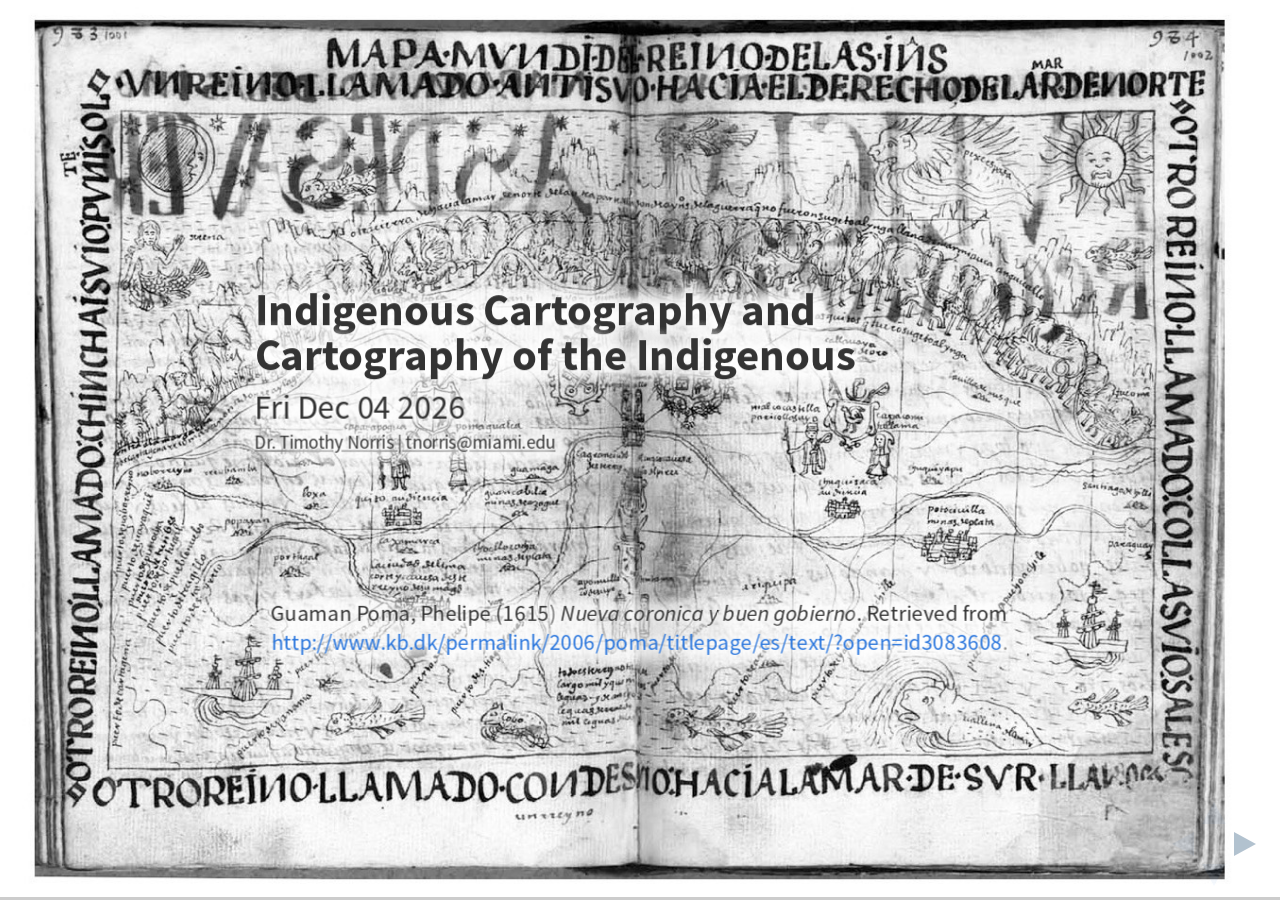
<file: slides/slides05.html>
<!doctype html>
<html>
    <head>
        <link rel="stylesheet" href="../common/css/reveal.css">
        <link rel="stylesheet" href="../common/css/white.css">
        <link rel="stylesheet" href="../common/css/overrides.css">
        <script src="../common/js/print.js"></script>
        <title>Indigenous Cartography - 05</title>
        <meta charset="UTF-8">
    </head>
    <body>
        <div class="reveal">
            <div class="slides">

                <section data-background-image="../common/assets/images/guamanpoma.jpg">
                    <div class="fragment fade-out" data-fragment-index="1" style="color: #333; position: absolute; left: 250px; top: 50px; font-size: 120%; line-height: 100%; text-align: left; text-shadow: 0px 0px 23px #fff, 0px 0px 23px #fff, 0px 0px 23px #fff, 0px 0px 23px #fff, 0px 0px 23px #fff, 0px 0px 23px #fff, 0px 0px 23px #fff;"><strong>Indigenous Cartography and<br>Cartography of the Indigenous</strong></div>
                    <div class="fragment fade-out" data-fragment-index="1" style="color: #333;position: absolute; left: 250px; top: 160px; font-size: 90%; text-shadow: 0px 0px 23px #fff, 0px 0px 23px #fff, 0px 0px 23px #fff, 0px 0px 23px #fff, 0px 0px 23px #fff, 0px 0px 23px #fff, 0px 0px 23px #fff, 0px 0px 23px #fff, 0px 0px 23px #fff, 0px 0px 23px #fff;"><script>var today = new Date();document.write(today.toDateString());</script></div>
                    <div class="fragment fade-out" data-fragment-index="1" style="color: #333;position: absolute; left: 250px; top: 210px; font-size: 50%; text-align: left; text-shadow: 0px 0px 23px #fff, 0px 0px 23px #fff, 0px 0px 23px #fff, 0px 0px 23px #fff, 0px 0px 23px #fff, 0px 0px 23px #fff, 0px 0px 23px #fff, 0px 0px 23px #fff, 0px 0px 23px #fff, 0px 0px 23px #fff;"><a href="mailto:tnorris@miami.edu" style="color: #333 !important; text-decoration: underline;">Dr. Timothy Norris  |  tnorris@miami.edu</a></div>
                    <div class="fragment fade-out" data-fragment-index="1" style="position: absolute; color: #333; right: 270px; top: 400px; font-size: 60%; text-align: right; width: 900px; text-shadow: 0px 0px 23px #fff, 0px 0px 23px #fff, 0px 0px 23px #fff, 0px 0px 23px #fff, 0px 0px 23px #fff, 0px 0px 23px #fff, 0px 0px 23px #fff, 0px 0px 23px #fff, 0px 0px 23px #fff, 0px 0px 23px #fff;">Guaman Poma, Phelipe (1615) <i>Nueva coronica y buen gobierno</i>. Retrieved from <a href="http://www.kb.dk/permalink/2006/poma/titlepage/es/text/?open=id3083608">http://www.kb.dk/permalink/2006/poma/titlepage/es/text/?open=id3083608</a>.</div>
                </section>  

                <section data-transition="fade">
                    <div class="template-container">
                      <div class="template-header"></div>
                      <div class="template-content-containter">

                        <div class="template-title">Immutable Mobiles and the Cycles of Accumulation</div>

                        <div class="template-content">
                          <img src="../common/assets/images/knowledge.jpeg">
                        </div>

                      </div>

                      <div class="template-citation" style="font-size: 50% !important;">
                        Latour, Bruno. (1987). <i>Science in Action: How to Follow Scientists and Engineers Through Society</i>. Cambridge MA: Harvard University Press.
                      </div>
                      
                      <div class="template-footer"></div>
                    </div>
                </section>

            </div>
        </div>
        <script src="../common/js/reveal.js"></script>
	    <script src="../common/js/notes.js"></script>
	    <script src="../common/js/head.min.js"></script>
        <script>
            Reveal.initialize({
                width: 1366, height: 768, margin: 0.05,
                controls: true,
				progress: true,
				history: true,
				center: true,
				mouseWheel: true,
				chart: {
					defaults: { 
						global: { 
							defaultFontSize: 20,
							title: { fontColor: "#333" }, 
							legend: {
								position: "top",
								labels: { fontColor: "#333" },
							},
							tooltips: {
								labels: { fontColor: "#333" },
							},
						}, 
						scale: { 
							scaleLabel: { fontColor: "#333" }, 
							gridLines: { color: "#333", zeroLineColor: "#333" }, 
							ticks: { fontColor: "#333" }, 
						} 
					},
				},
                dependencies: [
                    { src: '../common/js/Chart.min.js' },
                    { src: '../common/js/csv2chart.js' }
                ] 
            });
        </script>
    </body>
</html>
</file>
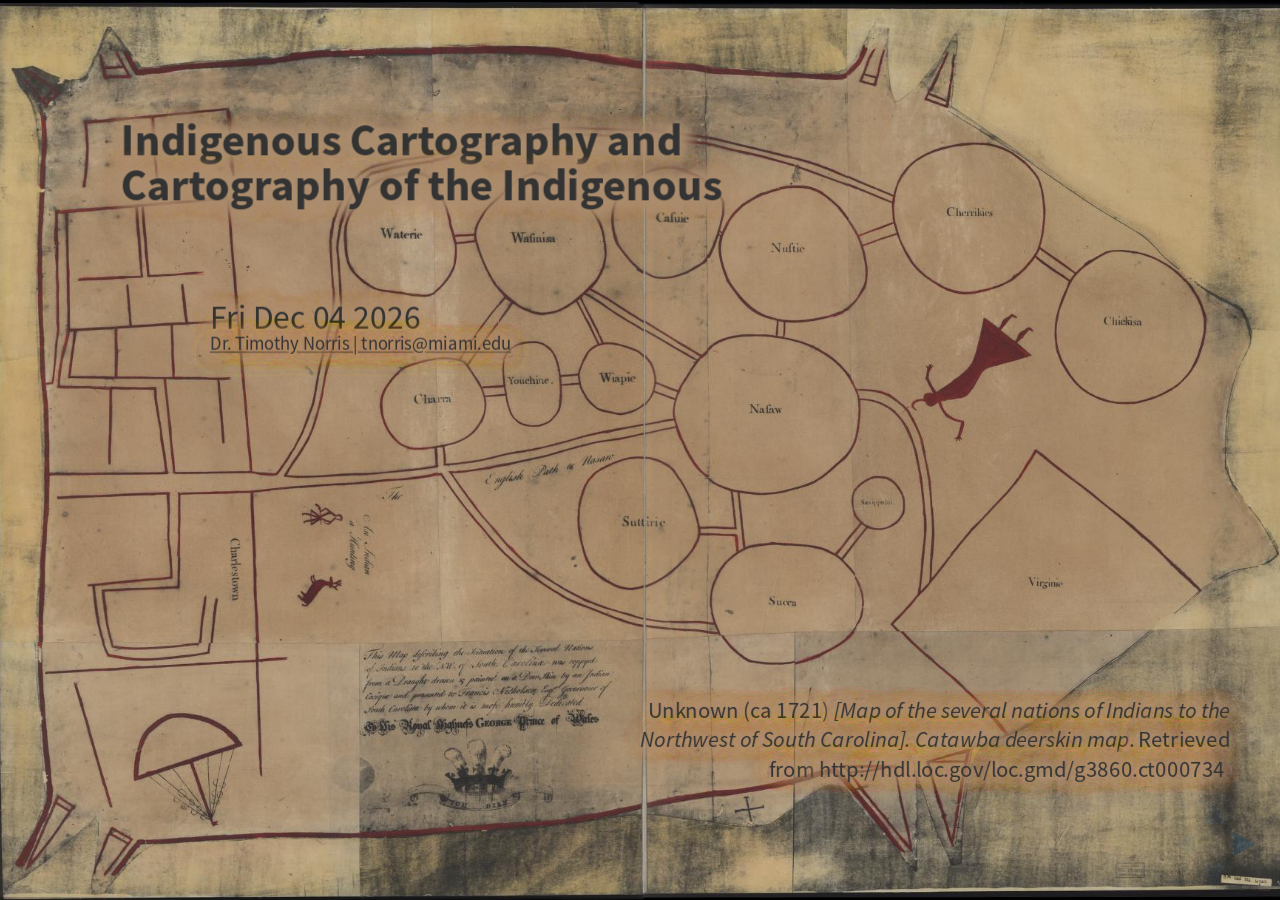
<file: slides/slides06.html>
<!doctype html>
<html>
    <head>
        <link rel="stylesheet" href="../common/css/reveal.css">
        <link rel="stylesheet" href="../common/css/white.css">
        <link rel="stylesheet" href="../common/css/overrides.css">
        <script src="../common/js/print.js"></script>
        <title>Indigenous Cartography - 06</title>
        <meta charset="UTF-8">
    </head>
    <body>
        <div class="reveal">
            <div class="slides">

                <section data-background-image="../common/assets/images/catawba.jpeg">
                    <div class="fragment fade-out" data-fragment-index="1" style="color: #333; position: absolute; left: 100px; top: 0px; font-size: 120%; line-height: 100%; text-align: left; text-shadow: 0px 0px 23px #ab8e70, 0px 0px 23px #ab8e70, 0px 0px 23px #ab8e70, 0px 0px 23px #ab8e70, 0px 0px 23px #ab8e70, 0px 0px 23px #ab8e70, 0px 0px 23px #ab8e70;"><strong>Indigenous Cartography and<br>Cartography of the Indigenous</strong></div>
                    <div class="fragment fade-out" data-fragment-index="1" style="color: #333;position: absolute; left: 200px; top: 200px; font-size: 90%; text-shadow: 0px 0px 23px #ab8e70, 0px 0px 23px #ab8e70, 0px 0px 23px #ab8e70, 0px 0px 23px #ab8e70, 0px 0px 23px #ab8e70, 0px 0px 23px #ab8e70, 0px 0px 23px #ab8e70, 0px 0px 23px #ab8e70, 0px 0px 23px #ab8e70;"><script>var today = new Date();document.write(today.toDateString());</script></div>
                    <div class="fragment fade-out" data-fragment-index="1" style="color: #333;position: absolute; left: 200px; top: 240px; font-size: 50%; text-align: left; text-shadow: 0px 0px 23px #ab8e70, 0px 0px 23px #ab8e70, 0px 0px 23px #ab8e70, 0px 0px 23px #ab8e70, 0px 0px 23px #ab8e70, 0px 0px 23px #ab8e70, 0px 0px 23px #ab8e70, 0px 0px 23px #ab8e70, 0px 0px 23px #ab8e70;"><a href="mailto:tnorris@miami.edu" style="color: #333 !important; text-decoration: underline;">Dr. Timothy Norris  |  tnorris@miami.edu</a></div>
                    <div class="fragment fade-out" data-fragment-index="1" style="position: absolute; color: #333; right: 20px; top: 650px; font-size: 60%; text-align: right; width: 700px; text-shadow: 0px 0px 23px #ab8e70, 0px 0px 23px #ab8e70, 0px 0px 23px #ab8e70, 0px 0px 23px #ab8e70, 0px 0px 23px #ab8e70, 0px 0px 23px #ab8e70, 0px 0px 23px #ab8e70, 0px 0px 23px #ab8e70, 0px 0px 23px #ab8e70;">Unknown (ca 1721) <i>[Map of the several nations of Indians to the Northwest of South Carolina]. Catawba deerskin map</i>. Retrieved from <a href="http://hdl.loc.gov/loc.gmd/g3860.ct000734" style="color: #333;" target="_blank">http://hdl.loc.gov/loc.gmd/g3860.ct000734</a>.</div>
                </section>  

                <section data-background-image="../common/assets/images/carteLouisiane.jpeg" data-background-size="contain">
                    <div class="fragment fade-out" data-fragment-index="1" style="position: absolute; color: #333; right: 200px; top: 650px; font-size: 60%; text-align: right; width: 700px; text-shadow: 0px 0px 23px #d5b87e, 0px 0px 23px #d5b87e, 0px 0px 23px #d5b87e, 0px 0px 23px #d5b87e, 0px 0px 23px #d5b87e, 0px 0px 23px #d5b87e, 0px 0px 23px #d5b87e, 0px 0px 23px #d5b87e, 0px 0px 23px #d5b87e;">L'isle, Guillaume De (1718) <i>Carte de la Louisiane et du cours du Mississippi ... [map]</i>. Retrieved from <a href="http://hdl.loc.gov/loc.gmd/g3701s.ct003028" style="color: #333;" target="_blank">http://hdl.loc.gov/loc.gmd/g3701s.ct003028</a>.</div>
                </section> 

                <section data-background-image="../common/assets/images/ColeSutton_2014_Venn.jpg" data-background-size="contain">
                    <div class="fragment fade-out" data-fragment-index="1" style="position: absolute; color: #333; right: 50px; top: 350px; font-size: 60%; text-align: right; width: 400px;">Cole, D. G. & I. Sutton (Eds.) (2014). <i>Mapping Native America: Cartographic Interactions between Indigenous Peoples, Government, and Academia</i> (Vol. 1, p. 19). North Charleston: CreateSpace Independent Publishing Platform.</div>
                </section> 

                <section data-transition="fade">
                    <div class="template-container">
                      <div class="template-header"></div>
                      <div class="template-content-containter">

                        <div class="template-title" style="margin-top: 0px !important;">Process Cartography</div>

                        <div class="template-content" style="top: 42% !important;">
                          <img src="../common/assets/images/ColeSutton_2014_process_153.jpg">
                        </div>

                      </div>

                      <div class="template-citation" style="font-size: 50% !important;">
                        Gribb, William J, and Cole, Daniel G. (2014). "The Use of GIS to Analyze the Native American Tribal Information from the Lewis and Clark Corps of Discovery" In D. G. Cole & I. Sutton (Eds.), <i>Mapping Native America: Cartographic Interactions between Indigenous Peoples, Government, and Academia</i> (Vol. 1, pp. 142-176). North Charleston: CreateSpace Independent Publishing Platform.
                      </div>
                      
                      <div class="template-footer"></div>
                    </div>
                </section>

                <section data-transition="fade">
                    <div class="template-container">
                      <div class="template-header"></div>
                      <div class="template-content-containter">

                        <div class="template-title" style="margin-top: 0px !important;">Lewis and Clark Map (1814) Rectified</div>

                        <div class="template-content" style="top: 42% !important;">
                          <img src="../common/assets/images/ColeSutton_2014_rectified-158.jpg">
                        </div>

                      </div>

                      <div class="template-citation" style="font-size: 50% !important;">
                        Gribb and Cole (2014). p 158. 
                      </div>
                      
                      <div class="template-footer"></div>
                    </div>
                </section>

                <section data-background-image="../common/assets/images/ColeSutton_2014_rectified-158.jpg" data-background-size="contain"></section>

                <section data-transition="fade">
                    <div class="template-container">
                      <div class="template-header"></div>
                      <div class="template-content-containter">

                        <div class="template-title" style="margin-top: 0px !important;">Tribal Populations - Clark 1805</div>

                        <div class="template-content" style="top: 42% !important;">
                          <img src="../common/assets/images/ColeSutton_2014_clark_160.jpg">
                        </div>

                      </div>

                      <div class="template-citation" style="font-size: 50% !important;">
                        Gribb and Cole (2014). p 160. 
                      </div>
                      
                      <div class="template-footer"></div>
                    </div>
                </section>

                <section data-background-image="../common/assets/images/ColeSutton_2014_clark_160.jpg" data-background-size="contain"></section>

                <section data-transition="fade">
                    <div class="template-container">
                      <div class="template-header"></div>
                      <div class="template-content-containter">

                        <div class="template-title" style="margin-top: 0px !important;">Tribal Populations - Lewis 1814</div>

                        <div class="template-content" style="top: 42% !important;">
                          <img src="../common/assets/images/ColeSutton_2014_lewis_161.jpg">
                        </div>

                      </div>

                      <div class="template-citation" style="font-size: 50% !important;">
                        Gribb and Cole (2014). p 161. 
                      </div>
                      
                      <div class="template-footer"></div>
                    </div>
                </section>

                <section data-background-image="../common/assets/images/ColeSutton_2014_lewis_161.jpg" data-background-size="contain"></section>

                <section data-transition="fade">
                    <div class="template-container">
                      <div class="template-header"></div>
                      <div class="template-content-containter">

                        <div class="template-title" style="margin-top: 0px !important;">Tribal Populations - Combined 1806 & 1814</div>

                        <div class="template-content" style="top: 42% !important;">
                          <img src="../common/assets/images/ColeSutton_2014_both_162.jpg">
                        </div>

                      </div>

                      <div class="template-citation" style="font-size: 50% !important;">
                        Gribb and Cole (2014). p 162. 
                      </div>
                      
                      <div class="template-footer"></div>
                    </div>
                </section>

                <section data-background-image="../common/assets/images/ColeSutton_2014_both_162.jpg" data-background-size="contain"></section>

                <section data-transition="fade">
                    <div class="template-container">
                      <div class="template-header"></div>
                      <div class="template-content-containter">

                        <div class="template-title" style="margin-top: 0px !important;">Tribal Locations - RMSE</div>

                        <div class="template-content" style="top: 42% !important;">
                          <img src="../common/assets/images/ColeSutton_2014_rmse_163.jpg">
                        </div>

                      </div>

                      <div class="template-citation" style="font-size: 50% !important;">
                        Gribb and Cole (2014). p 163. 
                      </div>
                      
                      <div class="template-footer"></div>
                    </div>
                </section>

                <section data-background-image="../common/assets/images/ColeSutton_2014_rmse_163.jpg" data-background-size="contain"></section>

            </div>
        </div>
        <script src="../common/js/reveal.js"></script>
	    <script src="../common/js/notes.js"></script>
	    <script src="../common/js/head.min.js"></script>
        <script>
            Reveal.initialize({
                width: 1366, height: 768, margin: 0.05,
                controls: true,
				progress: true,
				history: true,
				center: true,
				mouseWheel: true,
				chart: {
					defaults: { 
						global: { 
							defaultFontSize: 20,
							title: { fontColor: "#333" }, 
							legend: {
								position: "top",
								labels: { fontColor: "#333" },
							},
							tooltips: {
								labels: { fontColor: "#333" },
							},
						}, 
						scale: { 
							scaleLabel: { fontColor: "#333" }, 
							gridLines: { color: "#333", zeroLineColor: "#333" }, 
							ticks: { fontColor: "#333" }, 
						} 
					},
				},
                dependencies: [
                    { src: '../common/js/Chart.min.js' },
                    { src: '../common/js/csv2chart.js' }
                ] 
            });
        </script>
    </body>
</html>
</file>
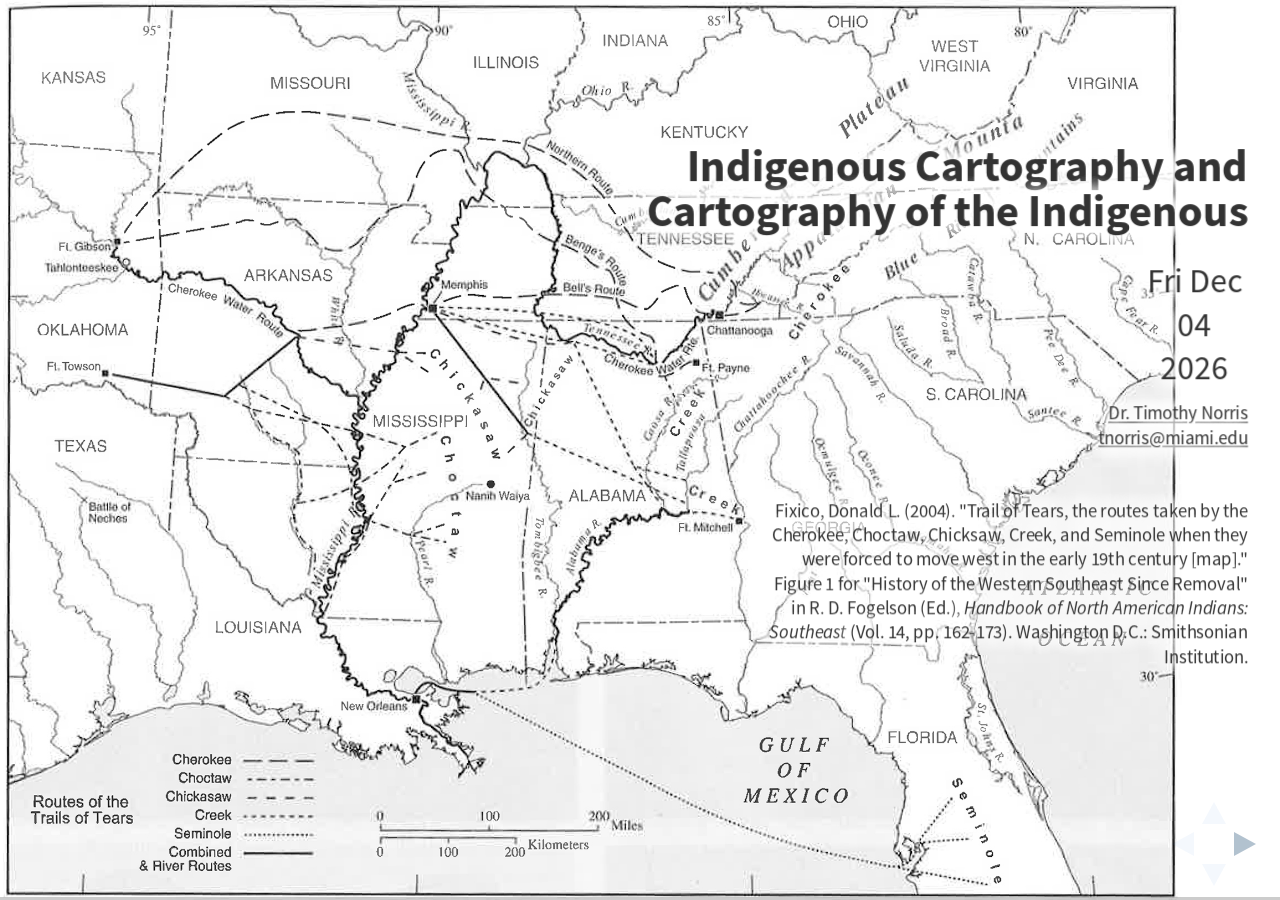
<file: slides/slides07.html>
<!doctype html>
<html>
    <head>
        <link rel="stylesheet" href="../common/css/reveal.css">
        <link rel="stylesheet" href="../common/css/white.css">
        <link rel="stylesheet" href="../common/css/overrides.css">
        <script src="../common/js/print.js"></script>
        <title>Indigenous Cartography - 07</title>
        <meta charset="UTF-8">
    </head>
    <body>
        <div class="reveal">
            <div class="slides">

                <section data-background-image="../common/assets/images/Fogelson_2004_trailoftears.jpg" data-background-size="contain">
                    <div class="fragment fade-out" data-fragment-index="1" style="color: #333; position: absolute; right: 0px; top: -100px; font-size: 120%; line-height: 100%; text-align: right; text-shadow: 0px 0px 23px #fff, 0px 0px 23px #fff, 0px 0px 23px #fff, 0px 0px 23px #fff, 0px 0px 23px #fff, 0px 0px 23px #fff, 0px 0px 23px #fff;"><strong>Indigenous Cartography and<br>Cartography of the Indigenous</strong></div>
                    <div class="fragment fade-out" data-fragment-index="1" style="color: #333;position: absolute; right: 0px; top: 30px; font-size: 90%; width: 120px; text-shadow: 0px 0px 23px #fff, 0px 0px 23px #fff, 0px 0px 23px #fff, 0px 0px 23px #fff, 0px 0px 23px #fff, 0px 0px 23px #fff, 0px 0px 23px #fff, 0px 0px 23px #fff, 0px 0px 23px #fff;"><script>var today = new Date();document.write(today.toDateString());</script></div>
                    <div class="fragment fade-out" data-fragment-index="1" style="color: #333;position: absolute; right: 0px; top: 190px; font-size: 50%; text-align: right; text-shadow: 0px 0px 23px #fff, 0px 0px 23px #fff, 0px 0px 23px #fff, 0px 0px 23px #fff, 0px 0px 23px #fff, 0px 0px 23px #fff, 0px 0px 23px #fff, 0px 0px 23px #fff, 0px 0px 23px #fff;"><a href="mailto:tnorris@miami.edu" style="color: #333 !important; text-decoration: underline;">Dr. Timothy Norris<br>tnorris@miami.edu</a></div>
                    <div class="fragment fade-out" data-fragment-index="1" style="position: absolute; color: #333; right: 0px; top: 300px; font-size: 50%; text-align: right; width: 550px; text-shadow: 0px 0px 23px #fff, 0px 0px 23px #fff, 0px 0px 23px #fff, 0px 0px 23px #fff, 0px 0px 23px #fff, 0px 0px 23px #fff, 0px 0px 23px #fff, 0px 0px 23px #fff, 0px 0px 23px #fff;">Fixico, Donald L. (2004). "Trail of Tears, the routes taken by the Cherokee, Choctaw, Chicksaw, Creek, and Seminole when they were forced to move west in the early 19th century [map]." Figure 1 for "History of the Western Southeast Since Removal" in R. D. Fogelson (Ed.), <i>Handbook of North American Indians: Southeast</i> (Vol. 14, pp. 162-173). Washington D.C.: Smithsonian Institution.</div>
                </section>  

                <section data-background-image="../common/assets/images/Fogelson_2004_trailoftears2.jpg" data-background-size="contain">
                </section> 

                <section data-background-image="../common/assets/images/hopitutskwa1.jpg" data-background-size="contain">
                    <div class="fragment"style="position: absolute; color: #333; left: 0px; top: -100px; font-size: 55%; text-align: left; width: 300px;">"Ancestral archaeological sites found throughout Hopitutskwa constitute monuments by which the Hopi people verify their clan histories and religious beliefs." (Kuwanwisiwma and Ferguson 2014, p. 133)</div>
                    <div class="fragment"style="position: absolute; color: #333; left: 0px; top: 200px; font-size: 55%; text-align: left; width: 300px;">"The Hopi land is the Hopi religion." (Kuwanwisiwma and Ferguson 2014, p. 133)</div>
                    <div style="position: absolute; color: #333; right: 50px; top: 230px; font-size: 50%; text-align: right; width: 350px;">Sutton, D. (2014). "Hopitutskwa [map]." Figure 35.1 in "Hopitutskwa: The Meaning and Power of Maps" Kuwanwisiwma, L. and Ferguson, T. in <i>Mapping Native America: Cartographic Interactions between Indigenous Peoples, Government, and Academia</i> (Vol. 3, p. 136), Cole, D. G. & I. Sutton (Eds.). North Charleston: CreateSpace Independent Publishing Platform.</div>
                </section> 

                <section data-transition="fade">
                    <div class="template-container">
                      <div class="template-header"></div>
                      <div class="template-content-containter">

                        <div class="template-title" style="margin-top: 0px !important;">... points, lines, polygons ...</div>

                        <div class="template-content" style="top: 42% !important;">
                          <div>"Any attempt to delineate a single set of boundaries for Hopitutskwa thus conflicts to some degree with the reality of how knowledge is distributed and used for religious purposes within the Hopi Tribe." (Kuwanwisiwma and Ferguson, p 142)</div>
                          <div class="fragment" style="margin-top: 42px">"... the Hopis and their ancestors have used land in areas far beyond the depicted boundaries, the cartographic image of Hopitutskwa is often more powerful than the written narrative." (Kuwanwisiwma and Ferguson, p 143)</div>
                        </div>

                      </div>

                      <div class="template-citation" style="font-size: 50% !important;">
                        Kuwanwisiwma, L. and Ferguson, T. (2014). "Hopitutskwa: The Meaning and Power of Maps" in <i>Mapping Native America: Cartographic Interactions between Indigenous Peoples, Government, and Academia</i> (Vol. 3, p. 132-147), Cole, D. G. & I. Sutton (Eds.). North Charleston: CreateSpace Independent Publishing Platform.
                      </div>
                      
                      <div class="template-footer"></div>
                    </div>
                </section>

                <section data-background-image="../common/assets/images/hopitutskwa2.jpg" data-background-size="contain">
                    <div style="position: absolute; color: #333; right: 50px; top: 0px; font-size: 55%; text-align: right; width: 350px;">Sutton, D. (2014). "Hopi Partition with Adjudicated Areas [map]." Figure 35.2 in "Hopitutskwa: The Meaning and Power of Maps" Kuwanwisiwma, L. and Ferguson, T. in <i>Mapping Native America: Cartographic Interactions between Indigenous Peoples, Government, and Academia</i> (Vol. 3, p. 139), Cole, D. G. & I. Sutton (Eds.). North Charleston: CreateSpace Independent Publishing Platform.</div>
                </section> 

                <section data-transition="fade">
                    <div class="template-container">
                      <div class="template-header"></div>
                      <div class="template-content-containter">

                        <div class="template-title" style="margin-top: 0px !important;">property</div>

                        <div class="template-content" style="top: 40% !important; max-width: 700px !important;">
                          <div style="float: left;"><img src="../common/assets/images/schema_a.jpg" style="max-width: 250px;"></div>
                          <div style="float: right;"><img src="../common/assets/images/schema_b.jpg" style="max-width: 350px;"></div>
                          <div><img src="../common/assets/images/schema_cd.jpg" style="max-width: 550px; margin-top: -50px;"></div>
                        </div>

                      </div>

                      <div class="template-citation" style="font-size: 50% !important;">
                        Sutton, I. (1991). “Preface to Indian Country: Geography and Law,” <i>American Indian Culture and Research Journal</i>, 15(3): 3–35.
                      </div>
                      
                      <div class="template-footer"></div>
                    </div>
                </section>

                <section data-transition="fade">
                    <div class="template-container">
                      <div class="template-header"></div>
                      <div class="template-content-containter">

                        <div class="template-title" style="margin-top: 0px !important;">jurisdiction</div>

                        <div class="template-content" style="top: 40% !important;">
                          <div><img src="../common/assets/images/schema_e.jpg" style="max-width: 550px; margin-right: 30px;"></div>
                        </div>

                      </div>

                      <div class="template-citation" style="font-size: 50% !important;">
                        Sutton, I. (1991). “Preface to Indian Country: Geography and Law,” <i>American Indian Culture and Research Journal</i>, 15(3): 3–35.
                      </div>
                      
                      <div class="template-footer"></div>
                    </div>
                </section>

                <section data-background-image="../common/assets/images/indiancountry1.jpg" data-background-size="contain">
                    <div style="position: absolute; color: #333; left: 0px; top: -120px; font-size: 65%; text-align: right; width: 300px; font-weight: 600">Indian Country I<br>(A Legal/Proprietal View)</div>
                    <div style="position: absolute; color: #333; right: 0px; top: 250px; font-size: 50%; text-align: right; width: 350px;">Sutton, I. (1991). "Indian Country I (A Legal/Proprietal View) [map]." Figure 2 in “Preface to Indian Country: Geography and Law,” <i>American Indian Culture and Research Journal</i>, 15(3): p 9.</div>
                </section> 

                <section data-transition="fade">
                    <div class="template-container">
                      <div class="template-header"></div>
                      <div class="template-content-containter">

                        <div class="template-title" style="margin-top: 0px !important;">Indian Country</div>

                        <div class="template-content" style="top: 42% !important;">
                          <div>"Indian Country is about as provisional as "Marlboro country," that is, it is an image, or a state of mind, or a sociological phenomenon to many. Indian country is an incredibly complex jurisdictional issue disguised in a colorful phrase" (Ragsdale 1985 as cited in in Sutton, I. 1991, p. 10).</div>
                          <div class="fragment" style="margin-top: 42px">"<i>That the idea moved from a popular conception to a highly technical legal term is testimony to the ability of the law to incorporate customs within its intellectual framework</i> (emphasis added)" (Deloria and Lytle 1983 as cited in Sutton, I. 1991, p. 10)</div>
                        </div>

                      </div>

                      <div class="template-citation" style="font-size: 50% !important; width: 100% !important;">
                        Sutton, I. (1991). “Preface to Indian Country: Geography and Law,” <i>American Indian Culture and Research Journal</i>, 15(3).<br>
                        <span style="margin-top: 8px;">Deloria, V. and Lytle, C. (1983). <i>American Indians, American Justice</i>. University of Texas Press, Austin.</span><br>
                        <span style="margin-top: 8px;">Ragsdale, F. (1985). "The Deception of Geography" in <i>American Indian Plicy in the Tewntieth Century</i>, Deloria, V. (ed). University of Oklahoma Press, Norman.</span>
                      </div>

                      <div class="template-footer"></div>
                    </div>
                </section>

                <section data-background-image="../common/assets/images/indiancountry2.jpg" data-background-size="contain">
                    <div style="position: absolute; color: #333; left: 0px; top: -120px; font-size: 65%; text-align: right; width: 300px; font-weight: 600">Indian Country II<br>(A Ethnohistorical View)</div>
                    <div style="position: absolute; color: #333; right: 0px; top: 250px; font-size: 50%; text-align: right; width: 350px;">Sutton, I. (1991). "Indian Country II (A Ethnohistorical View) [map]." Figure 3 in “Preface to Indian Country: Geography and Law,” <i>American Indian Culture and Research Journal</i>, 15(3): p 13.</div>
                </section> 

                <section data-background-image="../common/assets/images/indiancountry3.jpg" data-background-size="contain">
                    <div style="position: absolute; color: #333; left: 0px; top: -120px; font-size: 65%; text-align: right; width: 300px; font-weight: 600">Indian Country III<br>(A Political/Geographical View)</div>
                    <div style="position: absolute; color: #333; right: 0px; top: 250px; font-size: 50%; text-align: right; width: 350px;">Sutton, I. (1991). "Indian Country III (A EPolitical/Geographical  View) [map]." Figure 3 in “Preface to Indian Country: Geography and Law,” <i>American Indian Culture and Research Journal</i>, 15(3): p 20.</div>
                </section> 

                <section data-background-image="../common/assets/images/Sutton_1991_Toppenish.jpg" data-background-size="contain">
                    <div style="position: absolute; color: #333; right: 0px; top: -350px; font-size: 50%; text-align: right; width: 350px;">Sutton, I. (1991). "Toppenish, Takima Indian Reservation" Photo 2 in “Preface to Indian Country: Geography and Law,” <i>American Indian Culture and Research Journal</i>, 15(3): p 28.</div>
                </section> 

            </div>
        </div>
        <script src="../common/js/reveal.js"></script>
	    <script src="../common/js/notes.js"></script>
	    <script src="../common/js/head.min.js"></script>
        <script>
            Reveal.initialize({
                width: 1366, height: 768, margin: 0.05,
                controls: true,
				progress: true,
				history: true,
				center: true,
				mouseWheel: true,
				chart: {
					defaults: { 
						global: { 
							defaultFontSize: 20,
							title: { fontColor: "#333" }, 
							legend: {
								position: "top",
								labels: { fontColor: "#333" },
							},
							tooltips: {
								labels: { fontColor: "#333" },
							},
						}, 
						scale: { 
							scaleLabel: { fontColor: "#333" }, 
							gridLines: { color: "#333", zeroLineColor: "#333" }, 
							ticks: { fontColor: "#333" }, 
						} 
					},
				},
                dependencies: [
                    { src: '../common/js/Chart.min.js' },
                    { src: '../common/js/csv2chart.js' }
                ] 
            });
        </script>
    </body>
</html>
</file>
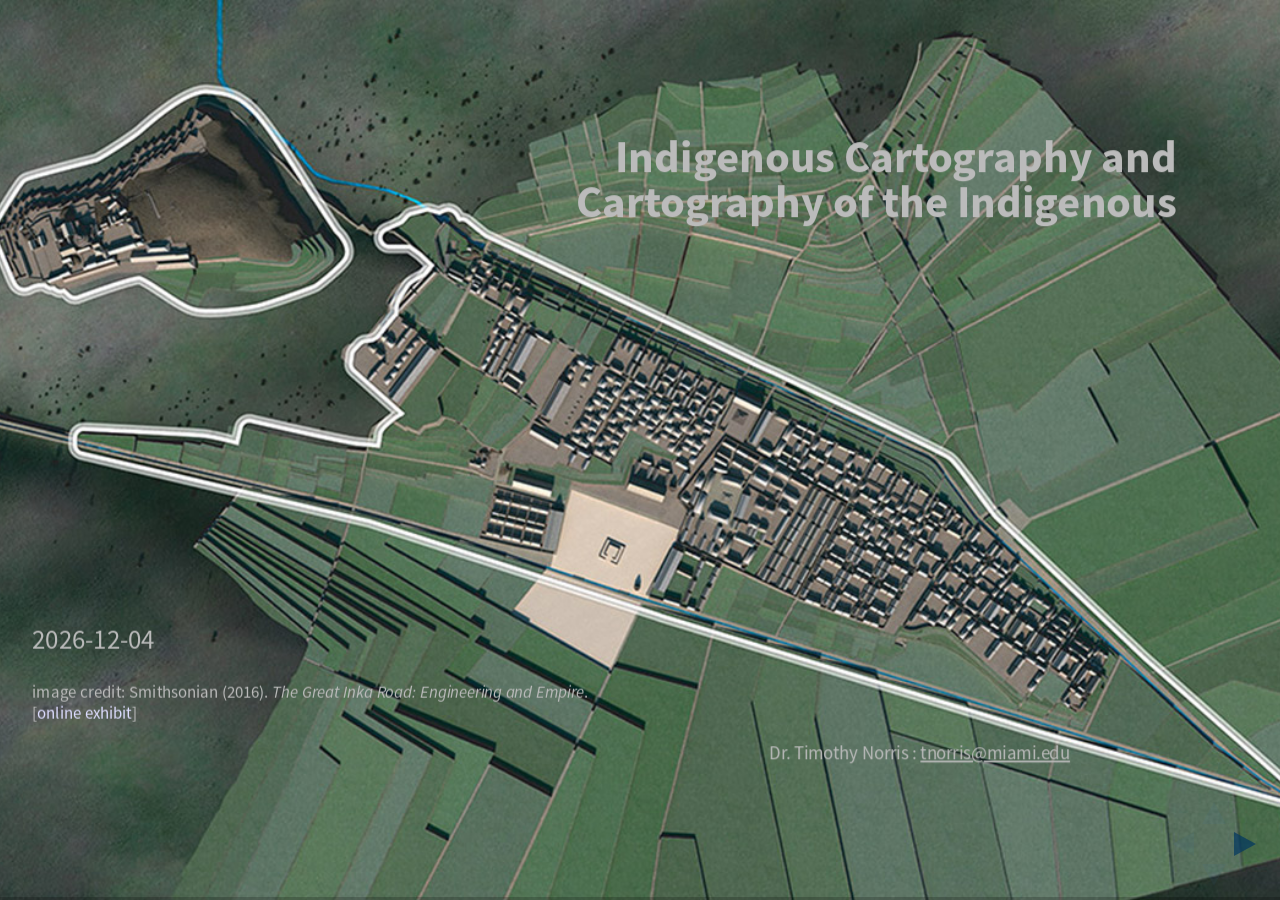
<file: slides/slides08.html>
<!doctype html>
<html>
    <head>
        <link rel="stylesheet" href="../common/css/reveal.css">
        <link rel="stylesheet" href="../common/css/white.css">
        <link rel="stylesheet" href="../common/css/overrides.css">
        <script src="../common/js/print.js"></script>
        <title>Indigenous Cartography - 08</title>
        <meta charset="UTF-8">
    </head>
    <body>
        <div class="reveal">
            <div class="slides">

                <section data-background-image="../common/assets/images/cusco-test-bkgrd.jpeg" data-background-size="fill" data-background-color="#000">

                  <div style="position: absolute; right: 80px; top: 0px; font-size: 120%; line-height: 100%; color: #bbb !important; text-align: right;"><strong>Indigenous Cartography and<br>Cartography of the Indigenous</strong></div>

                  <div style="position: absolute; left: 0px; top:540px; font-size: 90%; color: #bbb !important;text-align: left;"><span style="font-size: 80%;"><script>var today = new Date();document.write(today.toISOString().slice(0,10));</script></span><br><span style="font-size: 0.5em; line-height: 0.2em important; display: block;"><br>image credit: Smithsonian (2016). <i>The Great Inka Road: Engineering and Empire</i>.<br>[<a href="https://americanindian.si.edu/inkaroad/inkauniverse/cusco/cusco-experience.html" style="color: #ddf;">online exhibit</a>]</span></div>
                  
                  <div style="position: absolute; right: 200px; top: 680px; font-size: 50%; text-align: left; color: #bbb !important; line-height: 145%">Dr. Timothy Norris : <a href="mailto:tnorris@miami.edu" style="color: #bbb !important; text-decoration: underline;">tnorris@miami.edu</a></div>
                  
                  <div style="position: absolute; left: 0px; top: 550px; font-size: 40%; text-align: right; color: #555; width: 280px;"></div>

                </section>

                <section data-transition="fade">
                    <div class="template-container">
                      <div class="template-header"></div>
                      <div class="template-content-containter">

                        <div class="template-title">Data and Maps</div>

                        <div class="template-content">
                          <ul>
                            <li>What is a Geographic Information System (GIS)?</li>
                            <li style="margin-top: 42px;">What is a Data Model?</li>
                          </ul>
                        </div>

                      </div>

                      <div class="template-citation">
                      </div>
                      
                      <div class="template-footer"></div>
                    </div>
                </section>

                <section>
                  <div style="font-weight: 600; margin-bottom: 42px;">Defining GIS</div>
                  <ul style="width: 60%; font-size: 80%; margin-bottom: 42px;">
                    <li class="fragment">Geographic Information System
                      <ul style="font-size: 80%;">
                        <li>collections of tools, data, hardware, and people
                      </ul>
                    <li style="margin-top: 23px;" class="fragment">Geographic Information Science
                      <ul style="font-size: 80%;">
                        <li>systematic inquiry into research questions about the relationship between GIS and socio-natural systems
                      </ul>
                    <li style="margin-top: 23px;" class="fragment">Geographic Information conStruction
                      <ul style="font-size: 80%;">
                        <li>tool building for storage, collection or analysis of geospatial data
                      </ul>
                  </ul>
                  <p class="template-citation" style="font-size: 0.5em !important; max-width: 75%;">Wright, D. J., Goodchild, M. F., & Proctor, J. D. (1997). Demystifying the Persistent Ambiguity of GIS as ‘Tool’ versus ‘Science’. <i>Annals of the Association of American Geographers</i>, 87(2), 346-362. doi:<a href ="http://doi.org/10.1111/0004-5608.872057">10.1111/0004-5608.872057</a></p>
                </section>

                <section>
                  <div style="display: inline-block;">
                    <div style="float: right; width: 45%;">
                      <img src="../common/assets/images/layers.jpg" style="max-width: 70%; margin-right: 100px;">
                    </div>
                    <div style="float: left; width: 40%; margin: 130px auto auto 100px; font-size: 75%;">
                      GIS as a collection of datasets that are organized in a systemic way (as layers).<br><br>The system of organization can be digital (software) or analog (drawn on paper).<br><br>The actual process of organization is done with a purpose by human beings.
                    </div>
                  </div>
                  <div class="template-citation" style="display: inline-block;">adapted from: <a href="https://saylordotorg.github.io/text_essentials-of-geographic-information-systems/index.html">https://saylordotorg.github.io/text_essentials-of-geographic-information-systems/index.html</a></div>
                </section>

                <section>
                  <div style="font-weight: 600; margin-bottom: 42px;">GIS Possibilities ...</div>
                  <ul style="width: 20%; font-size: 80%; margin-top: 42px;">
                    <li class="fragment">Critical GIS</li>
                    <li style="margin-top: 23px;" class="fragment">Qualitative GIS</li>
                    <li style="margin-top: 23px;" class="fragment">Feminist GIS</li>
                    <li style="margin-top: 23px;" class="fragment">Indigenous GIS</li>
                  </ul>
                  <p class="template-citation"></p>
                </section>

                <section data-transition="fade">
                    <div class="template-container">
                      <div class="template-header"></div>
                      <div class="template-content-containter">

                        <div class="template-title">Models</div>

                        <div class="template-content">
                          Are <strong>Tools</strong> used to represent something (usually a real thing) at a level of abstraction that is useful for some purpose
                        </div>

                      </div>

                      <div class="template-citation">
                      </div>
                      
                      <div class="template-footer"></div>
                    </div>
                </section>

                <section data-background-image="../common/assets/images/LEGOHurricaneIrmafromGPMData.jpg" data-background-size="fill" data-background-color="#000">
                  <div style="position: absolute; left: 0px; top:600px; font-size: 90%; color: #bbb !important;text-align: left;"><span style="font-size: 0.5em; line-height: 0.2em important; display: block; color: #bbb"><br>image credit: NASA (2019). <i>2019 Hurricane Season Resources</i>. NASA Global Precipitation Management <br>[<a href="https://gpm.nasa.gov/applications/hurricanes-2019" style="color: #ddf;">blog</a>]  <a href="https://gpm.nasa.gov/applications/hurricanes-2019" style="color: #ddf;">https://gpm.nasa.gov/applications/hurricanes-2019</a>, last accessed 2023-03-20.</span></div>
                </section>

                <section data-background-image="../common/assets/images/hurricaneapps1.jpg" data-background-size="fill" data-background-color="#000">
                  <div style="position: absolute; left: 100px; top:560px; font-size: 90%; color: #bbb !important;text-align: left;"><span style="font-size: 0.5em; line-height: 0.2em important; display: block; color: #eee"><br>image credit: NASA (2019). <i>2019 Hurricane Season Resources</i>. NASA Global Precipitation Management <br>[<a href="https://gpm.nasa.gov/applications/hurricanes-2019" style="color: #ddf;">blog</a>]  <a href="https://gpm.nasa.gov/applications/hurricanes-2019" style="color: #ddf;">https://gpm.nasa.gov/applications/hurricanes-2019</a>, last accessed 2023-03-20.</span></div>
                </section>

                <section data-transition="fade">
                    <div class="template-container">
                      <div class="template-header"></div>
                      <div class="template-content-containter">

                        <div class="template-title">Data Models</div>

                        <div class="template-content">
                          <div style="position: absolute; left: 0px; top: -100px">
                            Relational<br>
                            <img src="../common/assets/images/relational.jpg" style="max-width: 550px;">
                          </div>
                          <div style="position: absolute; right: 0px; top: -100px">
                            Hierarchical<br>
                            <img src="../common/assets/images/hierarchical.jpg" style="max-width: 550px">
                          </div>
                        </div>

                      </div>

                      <div class="template-citation">
                      </div>
                      
                      <div class="template-footer"></div>
                    </div>
                </section>

                <section data-background-image="../common/assets/images/phylogenetic_tree.jpg" data-background-size="fill" data-background-color="#fff"></section>

                <section>
                  <img src="../common/assets/images/relational.jpg" style="max-width: 900px;">
                </section>

                <section data-transition="fade">
                    <div class="template-container">
                      <div class="template-header"></div>
                      <div class="template-content-containter">

                        <div class="template-title">Key Elements in Relational Model</div>

                        <div class="template-content">
                          <ul>
                            <li>Entities</li>
                            <li style="margin-top: 42px;">Relationships</li>
                            <li style="margin-top: 42px;">Attributes (aka "data")</li>
                          </ul>
                        </div>

                      </div>

                      <div class="template-citation">
                      </div>
                      
                      <div class="template-footer"></div>
                    </div>
                </section>

                <section data-transition="fade">
                    <div class="template-container">
                      <div class="template-header"></div>
                      <div class="template-content-containter">

                        <div class="template-title">Conceptual Model with entities and relationships</div>

                        <div class="template-content">
                          <img src="../common/assets/images/conceptual_simple.jpg" style="max-width: 900px;">
                        </div>

                      </div>

                      <div class="template-citation">
                      </div>
                      
                      <div class="template-footer"></div>
                    </div>
                </section>

                <section data-transition="fade">
                    <div class="template-container">
                      <div class="template-header"></div>
                      <div class="template-content-containter">

                        <div class="template-title">Relationship Cardinality</div>

                        <div class="template-content">
                          <img src="../common/assets/images/cardinality.jpg" style="max-height: 400px;">
                        </div>

                      </div>

                      <div class="template-citation">
                      </div>
                      
                      <div class="template-footer"></div>
                    </div>
                </section>

                <section data-transition="fade">
                    <div class="template-container">
                      <div class="template-header"></div>
                      <div class="template-content-containter">

                        <div class="template-title">example with attributes</div>

                        <div class="template-content">
                          <img src="../common/assets/images/cars.jpg">
                        </div>

                      </div>

                      <div class="template-citation">
                      </div>
                      
                      <div class="template-footer"></div>
                    </div>
                </section>

                <section data-transition="fade">
                    <div class="template-container">
                      <div class="template-header"></div>
                      <div class="template-content-containter">

                        <div class="template-title">Mapping, Postmodernism, Indigenous People ...</div>

                        <div class="template-content" style="font-size: 80%;">
                          <p>"Perhaps I am naive, but I am optimistic that -- despite history -- maps can be constructed on the basis of mutual courtesy and respect." (p 5)</p>
                          <p class="fragment">"Like many, they [Inuit informants for colonial map making processes] were unwitting conspirators to their own disenfranchisement." (p 9) But now "... they made a conscious and concerted decision to engage with the enfranchised culture on its own terms, turning its technology and politicas to their own purposes." (p 10)?</p>
                        </div>

                      </div>

                      <div class="template-citation">
                        Rundstrom, Robert A. (1991). Mapping, Postmodernism, Indigenous People And The Changing Direction Of North American Cartography. <i>Cartographica</i>, 28(2), 1-12. doi: <a href="https://doi.org/10.3138/5j46-51t2-7m42-316g">https://doi.org/10.3138/5j46-51t2-7m42-316g</a>.
                      </div>
                      
                      <div class="template-footer"></div>
                    </div>
                </section>

                <section data-transition="fade">
                    <div class="template-container">
                      <div class="template-header"></div>
                      <div class="template-content-containter">

                        <div class="template-title">SpatioTemporal Data Model for TEK ...</div>

                        <div class="template-content" style="font-size: 80%;">
                          <p>"The model for dealing with this complexity over the last century has been what Scott (1998) refers to as "Authoritarian High Modernism," that is, making the landscape and the people legible to outsiders. This has huge dangers, as to be legible is to be more easily controllable. Not to be legible is to be invisible. Mapping is a two edged sword." (p 30)</p>
                        </div>

                      </div>

                      <div class="template-citation">
                        Mackenzie, Kierin, Pirker, John, & Reitsma, Femke. (2020). Towards a SpatioTemporal Data Model for Traditional Ecological Knowledge/Indigenous Knowledge. <i>Cartographica</i>, 55(1), 29-41. doi: <a href="https://doi.org/10.3138/cart-2017-0027">https://doi.org/10.3138/cart-2017-0027</a>.<br>
                        <span style="margin-top: 7px; display: inline-block;">Scott, James C. (1998). <i>Seeing Like a State: How Certain Schemes to Improve the Human Condition Have Failed</i>. New Haven: Yale University Press.</span>
                      </div>
                      
                      <div class="template-footer"></div>
                    </div>
                </section>

                <section data-transition="fade">
                    <div class="template-container">
                      <div class="template-header"></div>
                      <div class="template-content-containter">

                        <div class="template-title">SpatioTemporal Data Model for TEK ...</div>

                        <div class="template-content" style="font-size: 80%;">
                          <ul style="line-height: 140%;">
                            <li>Cyclical and multi-cyclical time</li>
                            <li>Proper time and proper space</li>
                            <li>Fluid and dynamic spatiotemporal boundaries</li>
                            <li>Support for narratives</li>
                            <li>Contingency-based timing</li>
                            <li>Privacy safeguards</li>
                          </ul>
                        </div>

                      </div>

                      <div class="template-citation">
                        Mackenzie, Kierin, Pirker, John, & Reitsma, Femke. (2020). Towards a SpatioTemporal Data Model for Traditional Ecological Knowledge/Indigenous Knowledge. <i>Cartographica</i>, 55(1), 29-41. doi: <a href="https://doi.org/10.3138/cart-2017-0027">https://doi.org/10.3138/cart-2017-0027</a>.
                      </div>
                      
                      <div class="template-footer"></div>
                    </div>
                </section>

                <section data-transition="fade">
                    <div class="template-container">
                      <div class="template-header"></div>
                      <div class="template-content-containter">

                        <div class="template-title">SpatioTemporal Data Model for TEK ...</div>

                        <div class="template-content" style="font-size: 80%;">
                          "The spatiotemporal motif offers a <i>higher level abstraction</i> when dealing with Indigenous spatiotemporal data." (emphasis mine) (p 39)
                        </div>

                      </div>

                      <div class="template-citation">
                        Mackenzie, Kierin, Pirker, John, & Reitsma, Femke. (2020). Towards a SpatioTemporal Data Model for Traditional Ecological Knowledge/Indigenous Knowledge. <i>Cartographica</i>, 55(1), 29-41. doi: <a href="https://doi.org/10.3138/cart-2017-0027">https://doi.org/10.3138/cart-2017-0027</a>.
                      </div>
                      
                      <div class="template-footer"></div>
                    </div>
                </section>

            </div>
        </div>
        <script src="../common/js/reveal.js"></script>
	    <script src="../common/js/notes.js"></script>
	    <script src="../common/js/head.min.js"></script>
        <script>
            Reveal.initialize({
                width: 1366, height: 768, margin: 0.05,
                controls: true,
				progress: true,
				history: true,
				center: true,
				mouseWheel: true,
				chart: {
					defaults: { 
						global: { 
							defaultFontSize: 20,
							title: { fontColor: "#333" }, 
							legend: {
								position: "top",
								labels: { fontColor: "#333" },
							},
							tooltips: {
								labels: { fontColor: "#333" },
							},
						}, 
						scale: { 
							scaleLabel: { fontColor: "#333" }, 
							gridLines: { color: "#333", zeroLineColor: "#333" }, 
							ticks: { fontColor: "#333" }, 
						} 
					},
				},
                dependencies: [
                    { src: '../common/js/Chart.min.js' },
                    { src: '../common/js/csv2chart.js' }
                ] 
            });
        </script>
    </body>
</html>
</file>
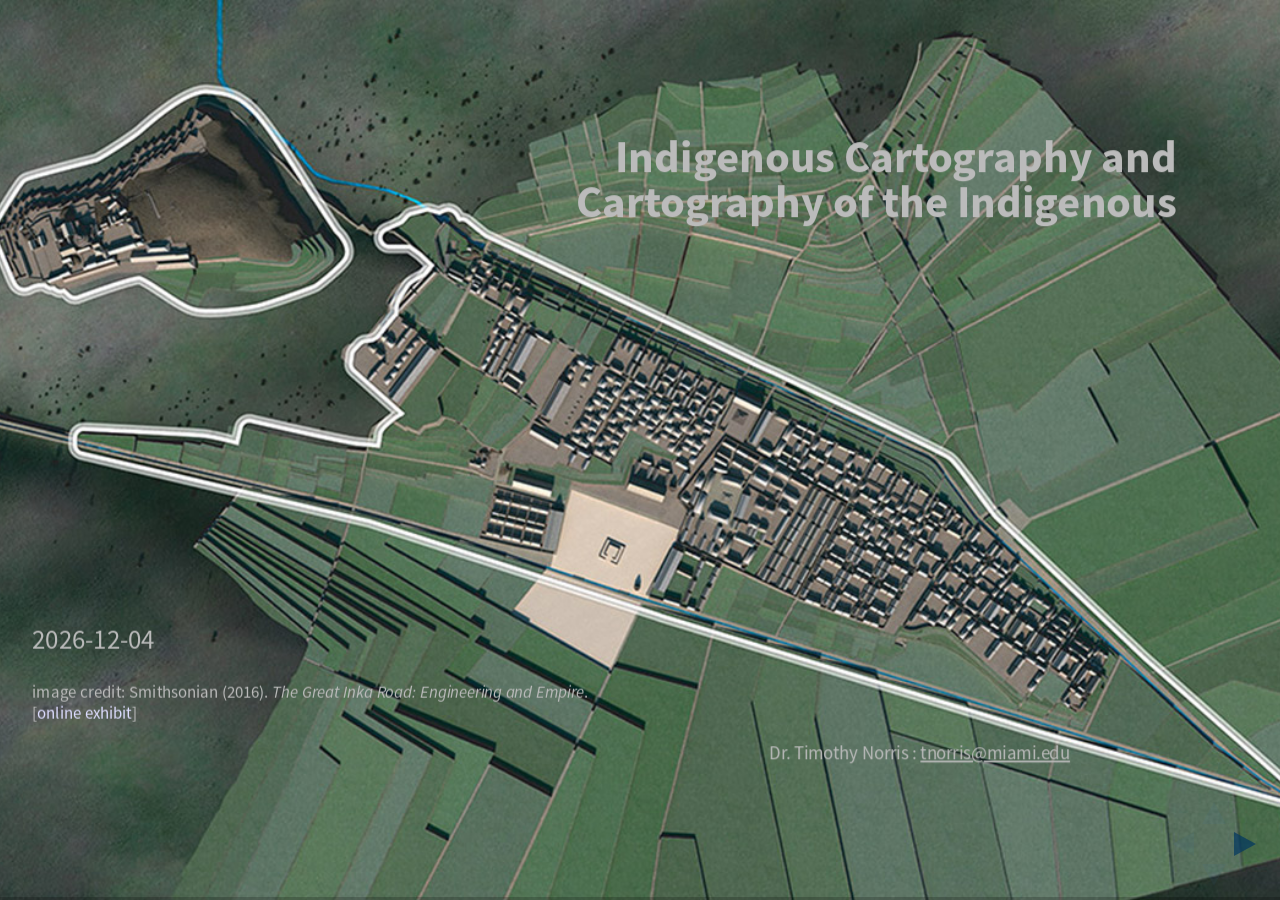
<file: slides/slides09.html>
<!doctype html>
<html>
    <head>
        <link rel="stylesheet" href="../common/css/reveal.css">
        <link rel="stylesheet" href="../common/css/white.css">
        <link rel="stylesheet" href="../common/css/overrides.css">
        <script src="../common/js/print.js"></script>
        <title>Indigenous Cartography - 09</title>
        <meta charset="UTF-8">
    </head>
    <body>
        <div class="reveal">
            <div class="slides">

                <section data-background-image="../common/assets/images/cusco-test-bkgrd.jpeg" data-background-size="fill" data-background-color="#000">

                  <div style="position: absolute; right: 80px; top: 0px; font-size: 120%; line-height: 100%; color: #bbb !important; text-align: right;"><strong>Indigenous Cartography and<br>Cartography of the Indigenous</strong></div>

                  <div style="position: absolute; left: 0px; top:540px; font-size: 90%; color: #bbb !important;text-align: left;"><span style="font-size: 80%;"><script>var today = new Date();document.write(today.toISOString().slice(0,10));</script></span><br><span style="font-size: 0.5em; line-height: 0.2em important; display: block;"><br>image credit: Smithsonian (2016). <i>The Great Inka Road: Engineering and Empire</i>.<br>[<a href="https://americanindian.si.edu/inkaroad/inkauniverse/cusco/cusco-experience.html" style="color: #ddf;">online exhibit</a>]</span></div>
                  
                  <div style="position: absolute; right: 200px; top: 680px; font-size: 50%; text-align: left; color: #bbb !important; line-height: 145%">Dr. Timothy Norris : <a href="mailto:tnorris@miami.edu" style="color: #bbb !important; text-decoration: underline;">tnorris@miami.edu</a></div>
                  
                  <div style="position: absolute; left: 0px; top: 550px; font-size: 40%; text-align: right; color: #555; width: 280px;"></div>

                </section>

                <section data-transition="fade">
                    <div class="template-container">
                      <div class="template-header"></div>
                      <div class="template-content-containter">

                        <div class="template-title">Data and Maps</div>

                        <div class="template-content">
                          <ul>
                            <li>What is a Geographic Information System (GIS)?</li>
                            <li style="margin-top: 42px;">What is a Data Model?</li>
                          </ul>
                        </div>

                      </div>

                      <div class="template-citation">
                      </div>
                      
                      <div class="template-footer"></div>
                    </div>
                </section>

                <section>
                  <div style="font-weight: 600; margin-bottom: 42px;">Defining GIS</div>
                  <ul style="width: 60%; font-size: 80%; margin-bottom: 42px;">
                    <li class="fragment">Geographic Information System
                      <ul style="font-size: 80%;">
                        <li>collections of tools, data, hardware, and people
                      </ul>
                    <li style="margin-top: 23px;" class="fragment">Geographic Information Science
                      <ul style="font-size: 80%;">
                        <li>systematic inquiry into research questions about the relationship between GIS and socio-natural systems
                      </ul>
                    <li style="margin-top: 23px;" class="fragment">Geographic Information conStruction
                      <ul style="font-size: 80%;">
                        <li>tool building for storage, collection or analysis of geospatial data
                      </ul>
                  </ul>
                  <p class="template-citation" style="font-size: 0.5em !important; max-width: 75%;">Wright, D. J., Goodchild, M. F., & Proctor, J. D. (1997). Demystifying the Persistent Ambiguity of GIS as ‘Tool’ versus ‘Science’. <i>Annals of the Association of American Geographers</i>, 87(2), 346-362. doi:<a href ="http://doi.org/10.1111/0004-5608.872057">10.1111/0004-5608.872057</a></p>
                </section>

                <section>
                  <div style="display: inline-block;">
                    <div style="float: right; width: 45%;">
                      <img src="../common/assets/images/layers.jpg" style="max-width: 70%; margin-right: 100px;">
                    </div>
                    <div style="float: left; width: 40%; margin: 130px auto auto 100px; font-size: 75%;">
                      GIS as a collection of datasets that are organized in a systemic way (as layers).<br><br>The system of organization can be digital (software) or analog (drawn on paper).<br><br>The actual process of organization is done with a purpose by human beings.
                    </div>
                  </div>
                  <div class="template-citation" style="display: inline-block;">adapted from: <a href="https://saylordotorg.github.io/text_essentials-of-geographic-information-systems/index.html">https://saylordotorg.github.io/text_essentials-of-geographic-information-systems/index.html</a></div>
                </section>

                <section>
                  <div style="font-weight: 600; margin-bottom: 42px;">GIS Possibilities ...</div>
                  <ul style="width: 20%; font-size: 80%; margin-top: 42px;">
                    <li class="fragment">Critical GIS</li>
                    <li style="margin-top: 23px;" class="fragment">Qualitative GIS</li>
                    <li style="margin-top: 23px;" class="fragment">Feminist GIS</li>
                    <li style="margin-top: 23px;" class="fragment">Indigenous GIS</li>
                  </ul>
                  <p class="template-citation"></p>
                </section>

                <section data-transition="fade">
                    <div class="template-container">
                      <div class="template-header"></div>
                      <div class="template-content-containter">

                        <div class="template-title">Models</div>

                        <div class="template-content">
                          Are <strong>Tools</strong> used to represent something (usually a real thing) at a level of abstraction that is useful for some purpose
                        </div>

                      </div>

                      <div class="template-citation">
                      </div>
                      
                      <div class="template-footer"></div>
                    </div>
                </section>

                <section data-background-image="../common/assets/images/LEGOHurricaneIrmafromGPMData.jpg" data-background-size="fill" data-background-color="#000">
                  <div style="position: absolute; left: 0px; top:600px; font-size: 90%; color: #bbb !important;text-align: left;"><span style="font-size: 0.5em; line-height: 0.2em important; display: block; color: #bbb"><br>image credit: NASA (2019). <i>2019 Hurricane Season Resources</i>. NASA Global Precipitation Management <br>[<a href="https://gpm.nasa.gov/applications/hurricanes-2019" style="color: #ddf;">blog</a>]  <a href="https://gpm.nasa.gov/applications/hurricanes-2019" style="color: #ddf;">https://gpm.nasa.gov/applications/hurricanes-2019</a>, last accessed 2023-03-20.</span></div>
                </section>

                <section data-background-image="../common/assets/images/hurricaneapps1.jpg" data-background-size="fill" data-background-color="#000">
                  <div style="position: absolute; left: 100px; top:560px; font-size: 90%; color: #bbb !important;text-align: left;"><span style="font-size: 0.5em; line-height: 0.2em important; display: block; color: #eee"><br>image credit: NASA (2019). <i>2019 Hurricane Season Resources</i>. NASA Global Precipitation Management <br>[<a href="https://gpm.nasa.gov/applications/hurricanes-2019" style="color: #ddf;">blog</a>]  <a href="https://gpm.nasa.gov/applications/hurricanes-2019" style="color: #ddf;">https://gpm.nasa.gov/applications/hurricanes-2019</a>, last accessed 2023-03-20.</span></div>
                </section>

                <section data-transition="fade">
                    <div class="template-container">
                      <div class="template-header"></div>
                      <div class="template-content-containter">

                        <div class="template-title">Data Models</div>

                        <div class="template-content">
                          <div style="position: absolute; left: 0px; top: -100px">
                            Relational<br>
                            <img src="../common/assets/images/relational.jpg" style="max-width: 550px;">
                          </div>
                          <div style="position: absolute; right: 0px; top: -100px">
                            Hierarchical<br>
                            <img src="../common/assets/images/hierarchical.jpg" style="max-width: 550px">
                          </div>
                        </div>

                      </div>

                      <div class="template-citation">
                      </div>
                      
                      <div class="template-footer"></div>
                    </div>
                </section>

                <section data-background-image="../common/assets/images/phylogenetic_tree.jpg" data-background-size="fill" data-background-color="#fff"></section>

                <section>
                  <img src="../common/assets/images/relational.jpg" style="max-width: 900px;">
                </section>

                <section data-transition="fade">
                    <div class="template-container">
                      <div class="template-header"></div>
                      <div class="template-content-containter">

                        <div class="template-title">Key Elements in Relational Model</div>

                        <div class="template-content">
                          <ul>
                            <li>Entities</li>
                            <li style="margin-top: 42px;">Relationships</li>
                            <li style="margin-top: 42px;">Attributes (aka "data")</li>
                          </ul>
                        </div>

                      </div>

                      <div class="template-citation">
                      </div>
                      
                      <div class="template-footer"></div>
                    </div>
                </section>

                <section data-transition="fade">
                    <div class="template-container">
                      <div class="template-header"></div>
                      <div class="template-content-containter">

                        <div class="template-title">Conceptual Model with entities and relationships</div>

                        <div class="template-content">
                          <img src="../common/assets/images/conceptual_simple.jpg" style="max-width: 900px;">
                        </div>

                      </div>

                      <div class="template-citation">
                      </div>
                      
                      <div class="template-footer"></div>
                    </div>
                </section>

                <section data-transition="fade">
                    <div class="template-container">
                      <div class="template-header"></div>
                      <div class="template-content-containter">

                        <div class="template-title">Relationship Cardinality</div>

                        <div class="template-content">
                          <img src="../common/assets/images/cardinality.jpg" style="max-height: 400px;">
                        </div>

                      </div>

                      <div class="template-citation">
                      </div>
                      
                      <div class="template-footer"></div>
                    </div>
                </section>

                <section data-transition="fade">
                    <div class="template-container">
                      <div class="template-header"></div>
                      <div class="template-content-containter">

                        <div class="template-title">example with attributes</div>

                        <div class="template-content">
                          <img src="../common/assets/images/cars.jpg">
                        </div>

                      </div>

                      <div class="template-citation">
                      </div>
                      
                      <div class="template-footer"></div>
                    </div>
                </section>

                <section data-transition="fade">
                    <div class="template-container">
                      <div class="template-header"></div>
                      <div class="template-content-containter">

                        <div class="template-title">Mapping, Postmodernism, Indigenous People ...</div>

                        <div class="template-content" style="font-size: 80%;">
                          <p>"Perhaps I am naive, but I am optimistic that -- despite history -- maps can be constructed on the basis of mutual courtesy and respect." (p 5)</p>
                          <p class="fragment">"Like many, they [Inuit informants for colonial map making processes] were unwitting conspirators to their own disenfranchisement." (p 9) But now "... they made a conscious and concerted decision to engage with the enfranchised culture on its own terms, turning its technology and politicas to their own purposes." (p 10)?</p>
                        </div>

                      </div>

                      <div class="template-citation">
                        Rundstrom, Robert A. (1991). Mapping, Postmodernism, Indigenous People And The Changing Direction Of North American Cartography. <i>Cartographica</i>, 28(2), 1-12. doi: <a href="https://doi.org/10.3138/5j46-51t2-7m42-316g">https://doi.org/10.3138/5j46-51t2-7m42-316g</a>.
                      </div>
                      
                      <div class="template-footer"></div>
                    </div>
                </section>

                <section data-transition="fade">
                    <div class="template-container">
                      <div class="template-header"></div>
                      <div class="template-content-containter">

                        <div class="template-title">SpatioTemporal Data Model for TEK ...</div>

                        <div class="template-content" style="font-size: 80%;">
                          <p>"The model for dealing with this complexity over the last century has been what Scott (1998) refers to as "Authoritarian High Modernism," that is, making the landscape and the people legible to outsiders. This has huge dangers, as to be legible is to be more easily controllable. Not to be legible is to be invisible. Mapping is a two edged sword." (p 30)</p>
                        </div>

                      </div>

                      <div class="template-citation">
                        Mackenzie, Kierin, Pirker, John, & Reitsma, Femke. (2020). Towards a SpatioTemporal Data Model for Traditional Ecological Knowledge/Indigenous Knowledge. <i>Cartographica</i>, 55(1), 29-41. doi: <a href="https://doi.org/10.3138/cart-2017-0027">https://doi.org/10.3138/cart-2017-0027</a>.<br>
                        <span style="margin-top: 7px; display: inline-block;">Scott, James C. (1998). <i>Seeing Like a State: How Certain Schemes to Improve the Human Condition Have Failed</i>. New Haven: Yale University Press.</span>
                      </div>
                      
                      <div class="template-footer"></div>
                    </div>
                </section>

                <section data-transition="fade">
                    <div class="template-container">
                      <div class="template-header"></div>
                      <div class="template-content-containter">

                        <div class="template-title">SpatioTemporal Data Model for TEK ...</div>

                        <div class="template-content" style="font-size: 80%;">
                          <ul style="line-height: 140%;">
                            <li>Cyclical and multi-cyclical time</li>
                            <li>Proper time and proper space</li>
                            <li>Fluid and dynamic spatiotemporal boundaries</li>
                            <li>Support for narratives</li>
                            <li>Contingency-based timing</li>
                            <li>Privacy safeguards</li>
                          </ul>
                        </div>

                      </div>

                      <div class="template-citation">
                        Mackenzie, Kierin, Pirker, John, & Reitsma, Femke. (2020). Towards a SpatioTemporal Data Model for Traditional Ecological Knowledge/Indigenous Knowledge. <i>Cartographica</i>, 55(1), 29-41. doi: <a href="https://doi.org/10.3138/cart-2017-0027">https://doi.org/10.3138/cart-2017-0027</a>.
                      </div>
                      
                      <div class="template-footer"></div>
                    </div>
                </section>

                <section data-transition="fade">
                    <div class="template-container">
                      <div class="template-header"></div>
                      <div class="template-content-containter">

                        <div class="template-title">SpatioTemporal Data Model for TEK ...</div>

                        <div class="template-content" style="font-size: 80%;">
                          "The spatiotemporal motif offers a <i>higher level abstraction</i> when dealing with Indigenous spatiotemporal data." (emphasis mine) (p 39)
                        </div>

                      </div>

                      <div class="template-citation">
                        Mackenzie, Kierin, Pirker, John, & Reitsma, Femke. (2020). Towards a SpatioTemporal Data Model for Traditional Ecological Knowledge/Indigenous Knowledge. <i>Cartographica</i>, 55(1), 29-41. doi: <a href="https://doi.org/10.3138/cart-2017-0027">https://doi.org/10.3138/cart-2017-0027</a>.
                      </div>
                      
                      <div class="template-footer"></div>
                    </div>
                </section>

            </div>
        </div>
        <script src="../common/js/reveal.js"></script>
	    <script src="../common/js/notes.js"></script>
	    <script src="../common/js/head.min.js"></script>
        <script>
            Reveal.initialize({
                width: 1366, height: 768, margin: 0.05,
                controls: true,
				progress: true,
				history: true,
				center: true,
				mouseWheel: true,
				chart: {
					defaults: { 
						global: { 
							defaultFontSize: 20,
							title: { fontColor: "#333" }, 
							legend: {
								position: "top",
								labels: { fontColor: "#333" },
							},
							tooltips: {
								labels: { fontColor: "#333" },
							},
						}, 
						scale: { 
							scaleLabel: { fontColor: "#333" }, 
							gridLines: { color: "#333", zeroLineColor: "#333" }, 
							ticks: { fontColor: "#333" }, 
						} 
					},
				},
                dependencies: [
                    { src: '../common/js/Chart.min.js' },
                    { src: '../common/js/csv2chart.js' }
                ] 
            });
        </script>
    </body>
</html>
</file>
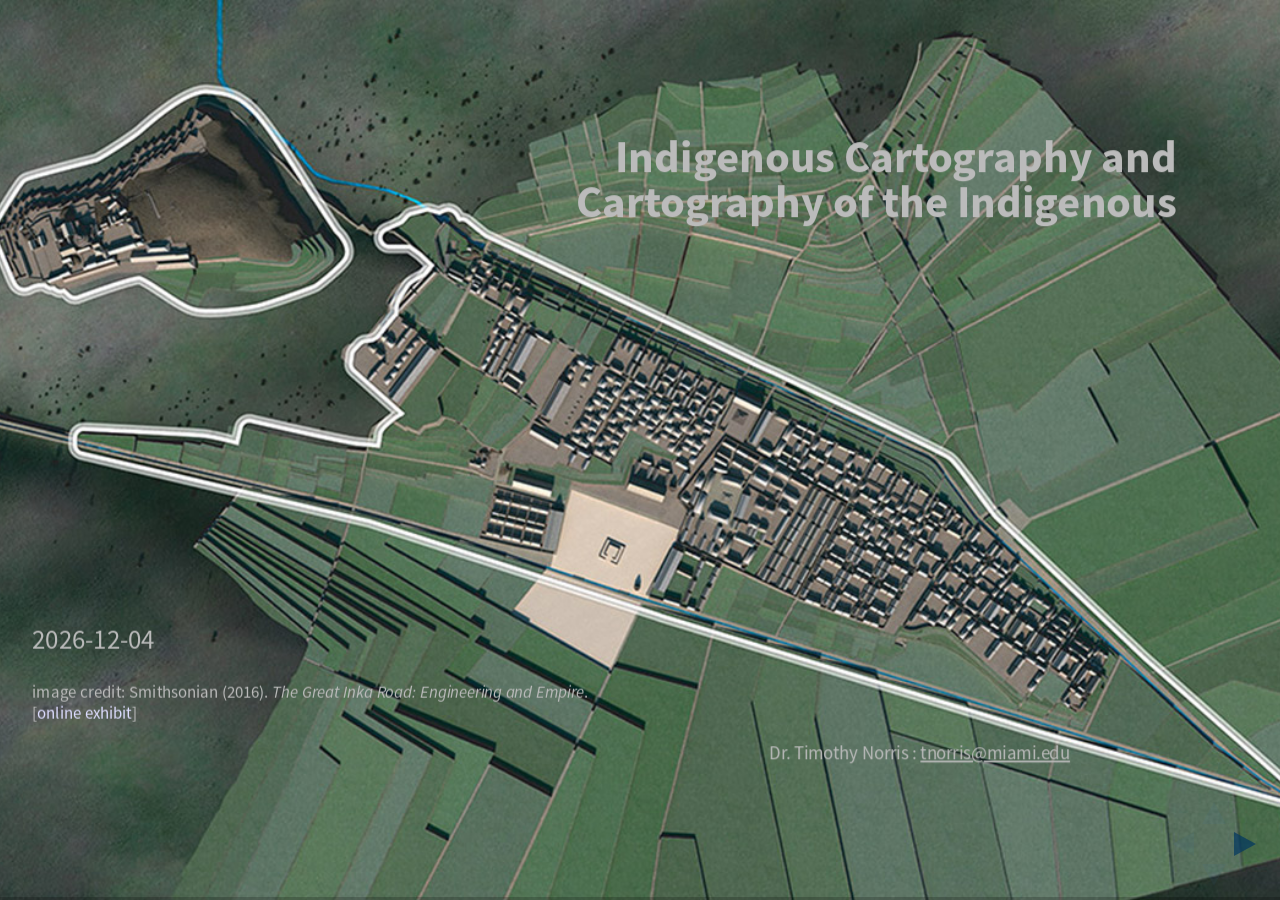
<file: slides/slides10.html>
<!doctype html>
<html>
    <head>
        <link rel="stylesheet" href="../common/css/reveal.css">
        <link rel="stylesheet" href="../common/css/white.css">
        <link rel="stylesheet" href="../common/css/overrides.css">
        <script src="../common/js/print.js"></script>
        <title>Indigenous Cartography - 10</title>
        <meta charset="UTF-8">
    </head>
    <body>
        <div class="reveal">
            <div class="slides">

                <section data-background-image="../common/assets/images/cusco-test-bkgrd.jpeg" data-background-size="fill" data-background-color="#000">

                  <div style="position: absolute; right: 80px; top: 0px; font-size: 120%; line-height: 100%; color: #bbb !important; text-align: right;"><strong>Indigenous Cartography and<br>Cartography of the Indigenous</strong></div>

                  <div style="position: absolute; left: 0px; top:540px; font-size: 90%; color: #bbb !important;text-align: left;"><span style="font-size: 80%;"><script>var today = new Date();document.write(today.toISOString().slice(0,10));</script></span><br><span style="font-size: 0.5em; line-height: 0.2em important; display: block;"><br>image credit: Smithsonian (2016). <i>The Great Inka Road: Engineering and Empire</i>.<br>[<a href="https://americanindian.si.edu/inkaroad/inkauniverse/cusco/cusco-experience.html" style="color: #ddf;">online exhibit</a>]</span></div>
                  
                  <div style="position: absolute; right: 200px; top: 680px; font-size: 50%; text-align: left; color: #bbb !important; line-height: 145%">Dr. Timothy Norris : <a href="mailto:tnorris@miami.edu" style="color: #bbb !important; text-decoration: underline;">tnorris@miami.edu</a></div>
                  
                  <div style="position: absolute; left: 0px; top: 550px; font-size: 40%; text-align: right; color: #555; width: 280px;"></div>

                </section>

                <section data-transition="fade">
                    <div class="template-container">
                      <div class="template-header"></div>
                      <div class="template-content-containter">

                        <div class="template-title">Data and Maps</div>

                        <div class="template-content">
                          <ul>
                            <li>What is a Geographic Information System (GIS)?</li>
                            <li style="margin-top: 42px;">What is a Data Model?</li>
                          </ul>
                        </div>

                      </div>

                      <div class="template-citation">
                      </div>
                      
                      <div class="template-footer"></div>
                    </div>
                </section>

                <section>
                  <div style="font-weight: 600; margin-bottom: 42px;">Defining GIS</div>
                  <ul style="width: 60%; font-size: 80%; margin-bottom: 42px;">
                    <li class="fragment">Geographic Information System
                      <ul style="font-size: 80%;">
                        <li>collections of tools, data, hardware, and people
                      </ul>
                    <li style="margin-top: 23px;" class="fragment">Geographic Information Science
                      <ul style="font-size: 80%;">
                        <li>systematic inquiry into research questions about the relationship between GIS and socio-natural systems
                      </ul>
                    <li style="margin-top: 23px;" class="fragment">Geographic Information conStruction
                      <ul style="font-size: 80%;">
                        <li>tool building for storage, collection or analysis of geospatial data
                      </ul>
                  </ul>
                  <p class="template-citation" style="font-size: 0.5em !important; max-width: 75%;">Wright, D. J., Goodchild, M. F., & Proctor, J. D. (1997). Demystifying the Persistent Ambiguity of GIS as ‘Tool’ versus ‘Science’. <i>Annals of the Association of American Geographers</i>, 87(2), 346-362. doi:<a href ="http://doi.org/10.1111/0004-5608.872057">10.1111/0004-5608.872057</a></p>
                </section>

                <section>
                  <div style="display: inline-block;">
                    <div style="float: right; width: 45%;">
                      <img src="../common/assets/images/layers.jpg" style="max-width: 70%; margin-right: 100px;">
                    </div>
                    <div style="float: left; width: 40%; margin: 130px auto auto 100px; font-size: 75%;">
                      GIS as a collection of datasets that are organized in a systemic way (as layers).<br><br>The system of organization can be digital (software) or analog (drawn on paper).<br><br>The actual process of organization is done with a purpose by human beings.
                    </div>
                  </div>
                  <div class="template-citation" style="display: inline-block;">adapted from: <a href="https://saylordotorg.github.io/text_essentials-of-geographic-information-systems/index.html">https://saylordotorg.github.io/text_essentials-of-geographic-information-systems/index.html</a></div>
                </section>

                <section>
                  <div style="font-weight: 600; margin-bottom: 42px;">GIS Possibilities ...</div>
                  <ul style="width: 20%; font-size: 80%; margin-top: 42px;">
                    <li class="fragment">Critical GIS</li>
                    <li style="margin-top: 23px;" class="fragment">Qualitative GIS</li>
                    <li style="margin-top: 23px;" class="fragment">Feminist GIS</li>
                    <li style="margin-top: 23px;" class="fragment">Indigenous GIS</li>
                  </ul>
                  <p class="template-citation"></p>
                </section>

                <section data-transition="fade">
                    <div class="template-container">
                      <div class="template-header"></div>
                      <div class="template-content-containter">

                        <div class="template-title">Models</div>

                        <div class="template-content">
                          Are <strong>Tools</strong> used to represent something (usually a real thing) at a level of abstraction that is useful for some purpose
                        </div>

                      </div>

                      <div class="template-citation">
                      </div>
                      
                      <div class="template-footer"></div>
                    </div>
                </section>

                <section data-background-image="../common/assets/images/LEGOHurricaneIrmafromGPMData.jpg" data-background-size="fill" data-background-color="#000">
                  <div style="position: absolute; left: 0px; top:600px; font-size: 90%; color: #bbb !important;text-align: left;"><span style="font-size: 0.5em; line-height: 0.2em important; display: block; color: #bbb"><br>image credit: NASA (2019). <i>2019 Hurricane Season Resources</i>. NASA Global Precipitation Management <br>[<a href="https://gpm.nasa.gov/applications/hurricanes-2019" style="color: #ddf;">blog</a>]  <a href="https://gpm.nasa.gov/applications/hurricanes-2019" style="color: #ddf;">https://gpm.nasa.gov/applications/hurricanes-2019</a>, last accessed 2023-03-20.</span></div>
                </section>

                <section data-background-image="../common/assets/images/hurricaneapps1.jpg" data-background-size="fill" data-background-color="#000">
                  <div style="position: absolute; left: 100px; top:560px; font-size: 90%; color: #bbb !important;text-align: left;"><span style="font-size: 0.5em; line-height: 0.2em important; display: block; color: #eee"><br>image credit: NASA (2019). <i>2019 Hurricane Season Resources</i>. NASA Global Precipitation Management <br>[<a href="https://gpm.nasa.gov/applications/hurricanes-2019" style="color: #ddf;">blog</a>]  <a href="https://gpm.nasa.gov/applications/hurricanes-2019" style="color: #ddf;">https://gpm.nasa.gov/applications/hurricanes-2019</a>, last accessed 2023-03-20.</span></div>
                </section>

                <section data-transition="fade">
                    <div class="template-container">
                      <div class="template-header"></div>
                      <div class="template-content-containter">

                        <div class="template-title">Data Models</div>

                        <div class="template-content">
                          <div style="position: absolute; left: 0px; top: -100px">
                            Relational<br>
                            <img src="../common/assets/images/relational.jpg" style="max-width: 550px;">
                          </div>
                          <div style="position: absolute; right: 0px; top: -100px">
                            Hierarchical<br>
                            <img src="../common/assets/images/hierarchical.jpg" style="max-width: 550px">
                          </div>
                        </div>

                      </div>

                      <div class="template-citation">
                      </div>
                      
                      <div class="template-footer"></div>
                    </div>
                </section>

                <section data-background-image="../common/assets/images/phylogenetic_tree.jpg" data-background-size="fill" data-background-color="#fff"></section>

                <section>
                  <img src="../common/assets/images/relational.jpg" style="max-width: 900px;">
                </section>

                <section data-transition="fade">
                    <div class="template-container">
                      <div class="template-header"></div>
                      <div class="template-content-containter">

                        <div class="template-title">Key Elements in Relational Model</div>

                        <div class="template-content">
                          <ul>
                            <li>Entities</li>
                            <li style="margin-top: 42px;">Relationships</li>
                            <li style="margin-top: 42px;">Attributes (aka "data")</li>
                          </ul>
                        </div>

                      </div>

                      <div class="template-citation">
                      </div>
                      
                      <div class="template-footer"></div>
                    </div>
                </section>

                <section data-transition="fade">
                    <div class="template-container">
                      <div class="template-header"></div>
                      <div class="template-content-containter">

                        <div class="template-title">Conceptual Model with entities and relationships</div>

                        <div class="template-content">
                          <img src="../common/assets/images/conceptual_simple.jpg" style="max-width: 900px;">
                        </div>

                      </div>

                      <div class="template-citation">
                      </div>
                      
                      <div class="template-footer"></div>
                    </div>
                </section>

                <section data-transition="fade">
                    <div class="template-container">
                      <div class="template-header"></div>
                      <div class="template-content-containter">

                        <div class="template-title">Relationship Cardinality</div>

                        <div class="template-content">
                          <img src="../common/assets/images/cardinality.jpg" style="max-height: 400px;">
                        </div>

                      </div>

                      <div class="template-citation">
                      </div>
                      
                      <div class="template-footer"></div>
                    </div>
                </section>

                <section data-transition="fade">
                    <div class="template-container">
                      <div class="template-header"></div>
                      <div class="template-content-containter">

                        <div class="template-title">example with attributes</div>

                        <div class="template-content">
                          <img src="../common/assets/images/cars.jpg">
                        </div>

                      </div>

                      <div class="template-citation">
                      </div>
                      
                      <div class="template-footer"></div>
                    </div>
                </section>

                <section data-transition="fade">
                    <div class="template-container">
                      <div class="template-header"></div>
                      <div class="template-content-containter">

                        <div class="template-title">Mapping, Postmodernism, Indigenous People ...</div>

                        <div class="template-content" style="font-size: 80%;">
                          <p>"Perhaps I am naive, but I am optimistic that -- despite history -- maps can be constructed on the basis of mutual courtesy and respect." (p 5)</p>
                          <p class="fragment">"Like many, they [Inuit informants for colonial map making processes] were unwitting conspirators to their own disenfranchisement." (p 9) But now "... they made a conscious and concerted decision to engage with the enfranchised culture on its own terms, turning its technology and politicas to their own purposes." (p 10)?</p>
                        </div>

                      </div>

                      <div class="template-citation">
                        Rundstrom, Robert A. (1991). Mapping, Postmodernism, Indigenous People And The Changing Direction Of North American Cartography. <i>Cartographica</i>, 28(2), 1-12. doi: <a href="https://doi.org/10.3138/5j46-51t2-7m42-316g">https://doi.org/10.3138/5j46-51t2-7m42-316g</a>.
                      </div>
                      
                      <div class="template-footer"></div>
                    </div>
                </section>

                <section data-transition="fade">
                    <div class="template-container">
                      <div class="template-header"></div>
                      <div class="template-content-containter">

                        <div class="template-title">SpatioTemporal Data Model for TEK ...</div>

                        <div class="template-content" style="font-size: 80%;">
                          <p>"The model for dealing with this complexity over the last century has been what Scott (1998) refers to as "Authoritarian High Modernism," that is, making the landscape and the people legible to outsiders. This has huge dangers, as to be legible is to be more easily controllable. Not to be legible is to be invisible. Mapping is a two edged sword." (p 30)</p>
                        </div>

                      </div>

                      <div class="template-citation">
                        Mackenzie, Kierin, Pirker, John, & Reitsma, Femke. (2020). Towards a SpatioTemporal Data Model for Traditional Ecological Knowledge/Indigenous Knowledge. <i>Cartographica</i>, 55(1), 29-41. doi: <a href="https://doi.org/10.3138/cart-2017-0027">https://doi.org/10.3138/cart-2017-0027</a>.<br>
                        <span style="margin-top: 7px; display: inline-block;">Scott, James C. (1998). <i>Seeing Like a State: How Certain Schemes to Improve the Human Condition Have Failed</i>. New Haven: Yale University Press.</span>
                      </div>
                      
                      <div class="template-footer"></div>
                    </div>
                </section>

                <section data-transition="fade">
                    <div class="template-container">
                      <div class="template-header"></div>
                      <div class="template-content-containter">

                        <div class="template-title">SpatioTemporal Data Model for TEK ...</div>

                        <div class="template-content" style="font-size: 80%;">
                          <ul style="line-height: 140%;">
                            <li>Cyclical and multi-cyclical time</li>
                            <li>Proper time and proper space</li>
                            <li>Fluid and dynamic spatiotemporal boundaries</li>
                            <li>Support for narratives</li>
                            <li>Contingency-based timing</li>
                            <li>Privacy safeguards</li>
                          </ul>
                        </div>

                      </div>

                      <div class="template-citation">
                        Mackenzie, Kierin, Pirker, John, & Reitsma, Femke. (2020). Towards a SpatioTemporal Data Model for Traditional Ecological Knowledge/Indigenous Knowledge. <i>Cartographica</i>, 55(1), 29-41. doi: <a href="https://doi.org/10.3138/cart-2017-0027">https://doi.org/10.3138/cart-2017-0027</a>.
                      </div>
                      
                      <div class="template-footer"></div>
                    </div>
                </section>

                <section data-transition="fade">
                    <div class="template-container">
                      <div class="template-header"></div>
                      <div class="template-content-containter">

                        <div class="template-title">SpatioTemporal Data Model for TEK ...</div>

                        <div class="template-content" style="font-size: 80%;">
                          "The spatiotemporal motif offers a <i>higher level abstraction</i> when dealing with Indigenous spatiotemporal data." (emphasis mine) (p 39)
                        </div>

                      </div>

                      <div class="template-citation">
                        Mackenzie, Kierin, Pirker, John, & Reitsma, Femke. (2020). Towards a SpatioTemporal Data Model for Traditional Ecological Knowledge/Indigenous Knowledge. <i>Cartographica</i>, 55(1), 29-41. doi: <a href="https://doi.org/10.3138/cart-2017-0027">https://doi.org/10.3138/cart-2017-0027</a>.
                      </div>
                      
                      <div class="template-footer"></div>
                    </div>
                </section>

            </div>
        </div>
        <script src="../common/js/reveal.js"></script>
	    <script src="../common/js/notes.js"></script>
	    <script src="../common/js/head.min.js"></script>
        <script>
            Reveal.initialize({
                width: 1366, height: 768, margin: 0.05,
                controls: true,
				progress: true,
				history: true,
				center: true,
				mouseWheel: true,
				chart: {
					defaults: { 
						global: { 
							defaultFontSize: 20,
							title: { fontColor: "#333" }, 
							legend: {
								position: "top",
								labels: { fontColor: "#333" },
							},
							tooltips: {
								labels: { fontColor: "#333" },
							},
						}, 
						scale: { 
							scaleLabel: { fontColor: "#333" }, 
							gridLines: { color: "#333", zeroLineColor: "#333" }, 
							ticks: { fontColor: "#333" }, 
						} 
					},
				},
                dependencies: [
                    { src: '../common/js/Chart.min.js' },
                    { src: '../common/js/csv2chart.js' }
                ] 
            });
        </script>
    </body>
</html>
</file>
<file: common/css/styles.css>
body {
  background-color: #fff;
  padding:50px;
  font: 14px/1.5 "Helvetica Neue", Helvetica, Arial, sans-serif;
  color:#727272;
  font-weight:400;
}

h1, h2, h3, h4, h5, h6 {
  color:#222;
  margin:0 0 20px;
}

p, ul, ol, table, pre, dl {
  margin:0 0 20px;
}

h1, h2, h3 {
  line-height:1.1;
}

h1 {
  font-size:28px;
}

h2 {
  color:#393939;
}

h3, h4, h5, h6 {
  color:#494949;
}

a {
  color:#39c;
  text-decoration:none;
}

a:hover {
  color:#069;
}

a small {
  font-size:11px;
  color:#777;
  margin-top:-0.3em;
  display:block;
}

a:hover small {
  color:#777;
}

.wrapper {
  width:860px;
  margin:0 auto;
}

blockquote {
  border-left:1px solid #e5e5e5;
  margin:0;
  padding:0 0 0 20px;
  font-style:italic;
}

code, pre {
  font-family:Monaco, Bitstream Vera Sans Mono, Lucida Console, Terminal, Consolas, Liberation Mono, DejaVu Sans Mono, Courier New, monospace;
  color:#333;
  font-size:12px;
}

pre {
  padding:8px 15px;
  background: #f8f8f8;
  border-radius:5px;
  border:1px solid #e5e5e5;
  overflow-x: auto;
}

table {
  width:100%;
  border-collapse:collapse;
}

th, td {
  text-align:left;
  padding:5px 10px;
  border-bottom:1px solid #e5e5e5;
}

dt {
  color:#444;
  font-weight:700;
}

th {
  color:#444;
}

img {
  max-width:100%;
}

header {
  width:920px;
  float:left;
  display:inline;
  -webkit-font-smoothing:subpixel-antialiased;
}

header ul {
  list-style:none;
  height:40px;
  padding:0;
  background: #f4f4f4;
  border-radius:5px;
  border:1px solid #e0e0e0;
  width:270px;
}

header li {
  width:89px;
  float:left;
  border-right:1px solid #e0e0e0;
  height:40px;
}

header li:first-child a {
  border-radius:5px 0 0 5px;
}

header li:last-child a {
  border-radius:0 5px 5px 0;
}

header ul a {
  line-height:1;
  font-size:11px;
  color:#999;
  display:inline-block;
  text-align:center;
  padding-top:6px;
  height:34px;
}

header ul a:hover {
  color:#999;
}

header ul a:active {
  background-color:#f0f0f0;
}

strong {
  color:#222;
  font-weight:700;
}

header ul li + li + li {
  border-right:none;
  width:89px;
}

header ul a strong {
  font-size:14px;
  display:block;
  color:#222;
}

section {
  width:920px;
  float:left;
  padding-top:23px;
}

small {
  font-size:11px;
}

hr {
  border:0;
  background:#e5e5e5;
  height:1px;
  margin:0 0 20px;
}

footer {
  width:920px;
  float:left;
  position:fixed;
  bottom:50px;
  -webkit-font-smoothing:subpixel-antialiased;
}

.mdcontent {
  width: 800px;
  margin: 0 auto;
  float: left;
  -webkit-font-smoothing:subpixel-antialiased;
}

@media print, screen and (max-width: 960px) {

  div.wrapper {
    width:auto;
    margin:0;
  }
  
  .mdcontent {
    width: auto;
    margin: 0;
    float: none;
  }

  header, section, footer {
    float:none;
    position:static;
    width:auto;
  }

  header {
    padding-right:320px;
  }

  section {
    padding:20px 0;
    margin:0 0px;
  }

  header a small {
    display:inline;
  }

  header ul {
    position:absolute;
    right:50px;
    top:52px;
  }
}

@media print, screen and (max-width: 720px) {
  body {
    word-wrap:break-word;
  }

  header {
    padding:0;
  }

  header ul, header p.view {
    position:static;
  }

  pre, code {
    word-wrap:normal;
  }
}

@media print, screen and (max-width: 480px) {
  body {
    padding:15px;
  }

  header ul {
    width:99%;
  }

  header li, header ul li + li + li {
    width:33%;
  }
}

@media print {
  body {
    padding:0.4in;
    font-size:10.5pt;
    color:#444;
  }
}
</file>
<file: common/css/github-light.css>
/*
The MIT License (MIT)

Copyright (c) 2016 GitHub, Inc.

Permission is hereby granted, free of charge, to any person obtaining a copy
of this software and associated documentation files (the "Software"), to deal
in the Software without restriction, including without limitation the rights
to use, copy, modify, merge, publish, distribute, sublicense, and/or sell
copies of the Software, and to permit persons to whom the Software is
furnished to do so, subject to the following conditions:

The above copyright notice and this permission notice shall be included in all
copies or substantial portions of the Software.

THE SOFTWARE IS PROVIDED "AS IS", WITHOUT WARRANTY OF ANY KIND, EXPRESS OR
IMPLIED, INCLUDING BUT NOT LIMITED TO THE WARRANTIES OF MERCHANTABILITY,
FITNESS FOR A PARTICULAR PURPOSE AND NONINFRINGEMENT. IN NO EVENT SHALL THE
AUTHORS OR COPYRIGHT HOLDERS BE LIABLE FOR ANY CLAIM, DAMAGES OR OTHER
LIABILITY, WHETHER IN AN ACTION OF CONTRACT, TORT OR OTHERWISE, ARISING FROM,
OUT OF OR IN CONNECTION WITH THE SOFTWARE OR THE USE OR OTHER DEALINGS IN THE
SOFTWARE.

*/

.pl-c /* comment */ {
  color: #969896;
}

.pl-c1 /* constant, variable.other.constant, support, meta.property-name, support.constant, support.variable, meta.module-reference, markup.raw, meta.diff.header */,
.pl-s .pl-v /* string variable */ {
  color: #0086b3;
}

.pl-e /* entity */,
.pl-en /* entity.name */ {
  color: #795da3;
}

.pl-smi /* variable.parameter.function, storage.modifier.package, storage.modifier.import, storage.type.java, variable.other */,
.pl-s .pl-s1 /* string source */ {
  color: #333;
}

.pl-ent /* entity.name.tag */ {
  color: #63a35c;
}

.pl-k /* keyword, storage, storage.type */ {
  color: #a71d5d;
}

.pl-s /* string */,
.pl-pds /* punctuation.definition.string, string.regexp.character-class */,
.pl-s .pl-pse .pl-s1 /* string punctuation.section.embedded source */,
.pl-sr /* string.regexp */,
.pl-sr .pl-cce /* string.regexp constant.character.escape */,
.pl-sr .pl-sre /* string.regexp source.ruby.embedded */,
.pl-sr .pl-sra /* string.regexp string.regexp.arbitrary-repitition */ {
  color: #183691;
}

.pl-v /* variable */ {
  color: #ed6a43;
}

.pl-id /* invalid.deprecated */ {
  color: #b52a1d;
}

.pl-ii /* invalid.illegal */ {
  color: #f8f8f8;
  background-color: #b52a1d;
}

.pl-sr .pl-cce /* string.regexp constant.character.escape */ {
  font-weight: bold;
  color: #63a35c;
}

.pl-ml /* markup.list */ {
  color: #693a17;
}

.pl-mh /* markup.heading */,
.pl-mh .pl-en /* markup.heading entity.name */,
.pl-ms /* meta.separator */ {
  font-weight: bold;
  color: #1d3e81;
}

.pl-mq /* markup.quote */ {
  color: #008080;
}

.pl-mi /* markup.italic */ {
  font-style: italic;
  color: #333;
}

.pl-mb /* markup.bold */ {
  font-weight: bold;
  color: #333;
}

.pl-md /* markup.deleted, meta.diff.header.from-file */ {
  color: #bd2c00;
  background-color: #ffecec;
}

.pl-mi1 /* markup.inserted, meta.diff.header.to-file */ {
  color: #55a532;
  background-color: #eaffea;
}

.pl-mdr /* meta.diff.range */ {
  font-weight: bold;
  color: #795da3;
}

.pl-mo /* meta.output */ {
  color: #1d3e81;
}
</file>
<file: common/css/overrides.css>
img {
   /* max-height: 70% !important;
   max-width: 70% !important; */
   border: none !important;
   box-shadow: none !important;
}
section {
   padding: 0px !important;
   /* max-height: 85% !important; */
}
.bluetable tr {
	border: 2px solid white !important;
}
.bluetable td {
	border: 2px solid white !important;
}
.whitetable td {
  border: 0px solid white !important;
 padding: 0.1em 0.5em 0.1em 0.5em !important;
}
@media print {
  body {
	padding: 0px !important;
    font-size: 9pt !important;
	color: #727272;
  }
  #main {
	  width: 100% !important;
	  max-width: 100% !important;
  }
}

.highlight-box {
  text-shadow: 0px 0px 13px #fff, 
  0px 0px 13px #fff, 0px 0px 13px #fff, 0px 0px 13px #fff, 
  0px 0px 23px #fff, 0px 0px 23px #fff, 0px 0px 23px #fff, 
  0px 0px 23px #fff, 0px 0px 23px #fff, 0px 0px 23px #fff, 0px 0px 23px #fff;  
  text-shadow: 0.0px 10.0px 0.02px #fff, 9.8px 2.1px 0.02px #fff, 4.2px -9.1px 0.02px #fff,
   -8.0px -6.0px 0.02px #fff, -7.6px 6.5px 0.02px #fff, 4.8px 8.8px 0.02px #fff, 
   9.6px -2.8px 0.02px #fff, -0.7px -10.0px 0.02px #fff, -9.9px -1.5px 0.02px #fff, 
   -3.5px 9.4px 0.02px #fff, 8.4px 5.4px 0.02px #fff, 7.1px -7.0px 0.02px #fff, 
   -5.4px -8.4px 0.02px #fff, -9.4px 3.5px 0.02px #fff, 1.4px 9.9px 0.02px #fff, 
   10.0px 0.8px 0.02px #fff, 2.9px -9.6px 0.02px #fff, -8.7px -4.8px 0.02px #fff, 
   -6.6px 7.5px 0.02px #fff, 5.9px 8.0px 0.02px #fff, 9.1px -4.1px 0.02px #fff, 
   -2.1px -9.8px 0.02px #fff, -10.0px -0.1px 0.02px #fff, -2.2px 9.8px 0.02px #fff, 
   9.1px 4.2px 0.02px #fff, 6.1px -8.0px 0.02px #fff, -6.5px -7.6px 0.02px #fff, 
   -8.8px 4.7px 0.02px #fff, 2.7px 9.6px 0.02px #fff, 10.0px -0.6px 0.02px #fff, 
   1.5px -9.9px 0.02px #fff, -9.3px -3.6px 0.02px #fff, -5.5px 8.4px 0.02px #fff, 
   7.0px 7.2px 0.02px #fff, 8.5px -5.3px 0.02px #fff, -3.4px -9.4px 0.02px #fff, 
   -9.9px 1.3px 0.02px #fff, -0.8px 10.0px 0.02px #fff, 9.6px 2.9px 0.02px #fff, 
   4.9px -8.7px 0.02px #fff, -7.5px -6.7px 0.02px #fff, -8.1px 5.9px 0.02px #fff, 
   4.0px 9.2px 0.02px #fff, 9.8px -2.0px 0.02px #fff, 0.2px -10.0px 0.02px #fff, 
   -9.7px -2.3px 0.02px #fff, -4.3px 9.0px 0.02px #fff, 7.9px 6.1px 0.02px #fff;
}
.highlight-box ul {
  list-style-type: none;
  font-weight: 700;
}

.bibliography ul li {
  margin-bottom: 10px;
}

/*  
 * overrides for navigation controls
 */
/* control block position */
.reveal .controls {
  bottom: 0px !important;
}
/* colors for arrows */
.navigate-right.enabled {
  border-left-color: #003660 !important;
}
.navigate-left.enabled {
  border-right-color: #003660 !important;
}
.navigate-up.enabled {
  border-bottom-color: #003660 !important;
}
.navigate-down.enabled {
  border-top-color: #003660 !important;
}
/* visibility of arrows */
/* .reveal .controls .navigate-up, .reveal .controls .navigate-up.enabled {
  display: none;
}
.reveal .controls .navigate-down, .reveal .controls .navigate-dwon.enabled {
  display: none;
} */

/*
 * all for header footer template
 */
.template-container {
  display: flex; flex-direction: column; align-items: center; width: 1366px; height: 768px; position: absolute; top: 0px; left: 0px;
}
.template-header {
  flex: none; font-size: 0.6em !important; width: 100%; text-align: left; color: #777;
}
.template-header span {
  margin-left: 23px; float: right; margin-right: 23px; color: #c9bf9d;
}
.template-content-containter {
  flex: 1; height: 100%; width: 100%; margin-left: auto !important; margin-right: auto !important;
}
.template-content {
  max-width: 85%; margin: 0px auto 0px auto !important; font-size: 90% !important; line-height: 120% !important; position: relative; top: 30%; transform: translateY(-50%);
}
.template-content-quote {
  max-width: 100%; margin: 0px auto 0px auto !important; font-size: 90% !important; line-height: 120% !important; position: relative; top: 30%; transform: translateY(-50%);
}
.template-content img {
  max-height: 500px;
}
.template-title {
  font-weight: bold !important; font-size: 120% !important; margin-bottom: 30px !important; margin-top: 30px !important; text-align: center;
}
.template-element {
  max-width: 100%; margin: 0px auto 0px auto !important;
}
.template-element ul {
  line-height: 145%;
}
.template-citation {
  flex: none; font-size: 60% !important; width: 100%; margin: 0px auto 42px auto !important; z-index: 100 !important; max-width: 70%; text-align: left; padding-left: 23px !important; color: #777;
}
.template-citation a {
  color: #679;
}
.template-footer {
  flex: none; width: 110%;
  background-color: #febc11;
  text-align: left;
}
.template-footer td {
  background-size: 100% 96px;
}
.template-footer img {
  max-width: 230px;
  margin-left: 10% !important;
}
.center {
  margin-right: auto !important;
  margin-left: auto !important;
}
.highlight-text {
  background-color: rgba(0,0,0,0.7); 
  padding: 13px !important;
  border-radius: 13px;
  color: #ddd !important;
}
.highlight-text-light {
  background-color: rgba(0,0,0,0.3) !important; 
}
.text-white {
  color: #222 !important;
  padding: 13px !important;
  border-radius: 13px;
}
.highlight-text-white {
  background-color: rgba(255,255,255,0.8); 
}
.map-image {
  position: absolute;
  top: 0px;
  left: 0px;
  background-position: center; /* Center the image */
  background-repeat: no-repeat; /* Do not repeat the image */
  background-size: contain;
  height: 800px; 
  width: 1280px;
}
.map-caption {
  position: absolute; 
  width: 100%; 
  padding: 23px !important; 
  background-color: rgba(255,255,255,0.85);
  font-size: 65% !important;
  font-weight: bold !important;
}
</file>
<file: common/css/reveal.css>
/*!
 * reveal.js
 * http://lab.hakim.se/reveal-js
 * MIT licensed
 *
 * Copyright (C) 2016 Hakim El Hattab, http://hakim.se
 */
/*********************************************
 * RESET STYLES
 *********************************************/
html, body, .reveal div, .reveal span, .reveal applet, .reveal object, .reveal iframe,
.reveal h1, .reveal h2, .reveal h3, .reveal h4, .reveal h5, .reveal h6, .reveal p, .reveal blockquote, .reveal pre,
.reveal a, .reveal abbr, .reveal acronym, .reveal address, .reveal big, .reveal cite, .reveal code,
.reveal del, .reveal dfn, .reveal em, .reveal img, .reveal ins, .reveal kbd, .reveal q, .reveal s, .reveal samp,
.reveal small, .reveal strike, .reveal strong, .reveal sub, .reveal sup, .reveal tt, .reveal var,
.reveal b, .reveal u, .reveal center,
.reveal dl, .reveal dt, .reveal dd, .reveal ol, .reveal ul, .reveal li,
.reveal fieldset, .reveal form, .reveal label, .reveal legend,
.reveal table, .reveal caption, .reveal tbody, .reveal tfoot, .reveal thead, .reveal tr, .reveal th, .reveal td,
.reveal article, .reveal aside, .reveal canvas, .reveal details, .reveal embed,
.reveal figure, .reveal figcaption, .reveal footer, .reveal header, .reveal hgroup,
.reveal menu, .reveal nav, .reveal output, .reveal ruby, .reveal section, .reveal summary,
.reveal time, .reveal mark, .reveal audio, .reveal video {
  margin: 0;
  padding: 0;
  border: 0;
  font-size: 100%;
  font: inherit;
  vertical-align: baseline; }

.reveal article, .reveal aside, .reveal details, .reveal figcaption, .reveal figure,
.reveal footer, .reveal header, .reveal hgroup, .reveal menu, .reveal nav, .reveal section {
  display: block; }

/*********************************************
 * GLOBAL STYLES
 *********************************************/
html,
body {
  width: 100%;
  height: 100%;
  overflow: hidden; }

body {
  position: relative;
  line-height: 1;
  background-color: #fff;
  color: #000; }

/*********************************************
 * VIEW FRAGMENTS
 *********************************************/
.reveal .slides section .fragment {
  opacity: 0;
  visibility: hidden;
  -webkit-transition: all .2s ease;
          transition: all .2s ease; }
  .reveal .slides section .fragment.visible {
    opacity: 1;
    visibility: inherit; }

.reveal .slides section .fragment.grow {
  opacity: 1;
  visibility: inherit; }
  .reveal .slides section .fragment.grow.visible {
    -webkit-transform: scale(1.3);
            transform: scale(1.3); }

.reveal .slides section .fragment.shrink {
  opacity: 1;
  visibility: inherit; }
  .reveal .slides section .fragment.shrink.visible {
    -webkit-transform: scale(0.7);
            transform: scale(0.7); }

.reveal .slides section .fragment.zoom-in {
  -webkit-transform: scale(0.1);
          transform: scale(0.1); }
  .reveal .slides section .fragment.zoom-in.visible {
    -webkit-transform: none;
            transform: none; }

.reveal .slides section .fragment.fade-out {
  opacity: 1;
  visibility: inherit; }
  .reveal .slides section .fragment.fade-out.visible {
    opacity: 0;
    visibility: hidden; }

.reveal .slides section .fragment.semi-fade-out {
  opacity: 1;
  visibility: inherit; }
  .reveal .slides section .fragment.semi-fade-out.visible {
    opacity: 0.5;
    visibility: inherit; }

.reveal .slides section .fragment.strike {
  opacity: 1;
  visibility: inherit; }
  .reveal .slides section .fragment.strike.visible {
    text-decoration: line-through; }

.reveal .slides section .fragment.fade-up {
  -webkit-transform: translate(0, 20%);
          transform: translate(0, 20%); }
  .reveal .slides section .fragment.fade-up.visible {
    -webkit-transform: translate(0, 0);
            transform: translate(0, 0); }

.reveal .slides section .fragment.fade-down {
  -webkit-transform: translate(0, -20%);
          transform: translate(0, -20%); }
  .reveal .slides section .fragment.fade-down.visible {
    -webkit-transform: translate(0, 0);
            transform: translate(0, 0); }

.reveal .slides section .fragment.fade-right {
  -webkit-transform: translate(-20%, 0);
          transform: translate(-20%, 0); }
  .reveal .slides section .fragment.fade-right.visible {
    -webkit-transform: translate(0, 0);
            transform: translate(0, 0); }

.reveal .slides section .fragment.fade-left {
  -webkit-transform: translate(20%, 0);
          transform: translate(20%, 0); }
  .reveal .slides section .fragment.fade-left.visible {
    -webkit-transform: translate(0, 0);
            transform: translate(0, 0); }

.reveal .slides section .fragment.current-visible {
  opacity: 0;
  visibility: hidden; }
  .reveal .slides section .fragment.current-visible.current-fragment {
    opacity: 1;
    visibility: inherit; }

.reveal .slides section .fragment.highlight-red,
.reveal .slides section .fragment.highlight-current-red,
.reveal .slides section .fragment.highlight-green,
.reveal .slides section .fragment.highlight-current-green,
.reveal .slides section .fragment.highlight-blue,
.reveal .slides section .fragment.highlight-current-blue {
  opacity: 1;
  visibility: inherit; }

.reveal .slides section .fragment.highlight-red.visible {
  color: #ff2c2d; }

.reveal .slides section .fragment.highlight-green.visible {
  color: #17ff2e; }

.reveal .slides section .fragment.highlight-blue.visible {
  color: #1b91ff; }

.reveal .slides section .fragment.highlight-current-red.current-fragment {
  color: #ff2c2d; }

.reveal .slides section .fragment.highlight-current-green.current-fragment {
  color: #17ff2e; }

.reveal .slides section .fragment.highlight-current-blue.current-fragment {
  color: #1b91ff; }

/*********************************************
 * DEFAULT ELEMENT STYLES
 *********************************************/
/* Fixes issue in Chrome where italic fonts did not appear when printing to PDF */
.reveal:after {
  content: '';
  font-style: italic; }

.reveal iframe {
  z-index: 1; }

/** Prevents layering issues in certain browser/transition combinations */
.reveal a {
  position: relative; }

.reveal .stretch {
  max-width: none;
  max-height: none; }

.reveal pre.stretch code {
  height: 100%;
  max-height: 100%;
  box-sizing: border-box; }

/*********************************************
 * CONTROLS
 *********************************************/
.reveal .controls {
  display: none;
  position: fixed;
  width: 110px;
  height: 110px;
  z-index: 30;
  right: 10px;
  bottom: 10px;
  -webkit-user-select: none; }

.reveal .controls button {
  padding: 0;
  position: absolute;
  opacity: 0.05;
  width: 0;
  height: 0;
  background-color: transparent;
  border: 12px solid transparent;
  -webkit-transform: scale(0.9999);
          transform: scale(0.9999);
  -webkit-transition: all 0.2s ease;
          transition: all 0.2s ease;
  -webkit-appearance: none;
  -webkit-tap-highlight-color: transparent; }

.reveal .controls .enabled {
  opacity: 0.7;
  cursor: pointer; }

.reveal .controls .enabled:active {
  margin-top: 1px; }

.reveal .controls .navigate-left {
  top: 42px;
  border-right-width: 22px;
  border-right-color: #000; }

.reveal .controls .navigate-left.fragmented {
  opacity: 0.3; }

.reveal .controls .navigate-right {
  left: 74px;
  top: 42px;
  border-left-width: 22px;
  border-left-color: #000; }

.reveal .controls .navigate-right.fragmented {
  opacity: 0.3; }

.reveal .controls .navigate-up {
  left: 42px;
  border-bottom-width: 22px;
  border-bottom-color: #000; }

.reveal .controls .navigate-up.fragmented {
  opacity: 0.3; }

.reveal .controls .navigate-down {
  left: 42px;
  top: 74px;
  border-top-width: 22px;
  border-top-color: #000; }

.reveal .controls .navigate-down.fragmented {
  opacity: 0.3; }

/*********************************************
 * PROGRESS BAR
 *********************************************/
.reveal .progress {
  position: fixed;
  display: none;
  height: 3px;
  width: 100%;
  bottom: 0;
  left: 0;
  z-index: 10;
  background-color: rgba(0, 0, 0, 0.2); }

.reveal .progress:after {
  content: '';
  display: block;
  position: absolute;
  height: 20px;
  width: 100%;
  top: -20px; }

.reveal .progress span {
  display: block;
  height: 100%;
  width: 0px;
  background-color: #000;
  -webkit-transition: width 800ms cubic-bezier(0.26, 0.86, 0.44, 0.985);
          transition: width 800ms cubic-bezier(0.26, 0.86, 0.44, 0.985); }

/*********************************************
 * SLIDE NUMBER
 *********************************************/
.reveal .slide-number {
  position: fixed;
  display: block;
  right: 8px;
  bottom: 8px;
  z-index: 31;
  font-family: Helvetica, sans-serif;
  font-size: 12px;
  line-height: 1;
  color: #fff;
  background-color: rgba(0, 0, 0, 0.4);
  padding: 5px; }

.reveal .slide-number-delimiter {
  margin: 0 3px; }

/*********************************************
 * SLIDES
 *********************************************/
.reveal {
  position: relative;
  width: 100%;
  height: 100%;
  overflow: hidden;
  -ms-touch-action: none;
      touch-action: none; }

.reveal .slides {
  position: absolute;
  width: 100%;
  height: 100%;
  top: 0;
  right: 0;
  bottom: 0;
  left: 0;
  margin: auto;
  overflow: visible;
  z-index: 1;
  text-align: center;
  -webkit-perspective: 600px;
          perspective: 600px;
  -webkit-perspective-origin: 50% 40%;
          perspective-origin: 50% 40%; }

.reveal .slides > section {
  -ms-perspective: 600px; }

.reveal .slides > section,
.reveal .slides > section > section {
  display: none;
  position: absolute;
  width: 100%;
  padding: 20px 0px;
  z-index: 10;
  -webkit-transform-style: flat;
          transform-style: flat;
  -webkit-transition: -webkit-transform-origin 800ms cubic-bezier(0.26, 0.86, 0.44, 0.985), -webkit-transform 800ms cubic-bezier(0.26, 0.86, 0.44, 0.985), visibility 800ms cubic-bezier(0.26, 0.86, 0.44, 0.985), opacity 800ms cubic-bezier(0.26, 0.86, 0.44, 0.985);
          transition: transform-origin 800ms cubic-bezier(0.26, 0.86, 0.44, 0.985), transform 800ms cubic-bezier(0.26, 0.86, 0.44, 0.985), visibility 800ms cubic-bezier(0.26, 0.86, 0.44, 0.985), opacity 800ms cubic-bezier(0.26, 0.86, 0.44, 0.985); }

/* Global transition speed settings */
.reveal[data-transition-speed="fast"] .slides section {
  -webkit-transition-duration: 400ms;
          transition-duration: 400ms; }

.reveal[data-transition-speed="slow"] .slides section {
  -webkit-transition-duration: 1200ms;
          transition-duration: 1200ms; }

/* Slide-specific transition speed overrides */
.reveal .slides section[data-transition-speed="fast"] {
  -webkit-transition-duration: 400ms;
          transition-duration: 400ms; }

.reveal .slides section[data-transition-speed="slow"] {
  -webkit-transition-duration: 1200ms;
          transition-duration: 1200ms; }

.reveal .slides > section.stack {
  padding-top: 0;
  padding-bottom: 0; }

.reveal .slides > section.present,
.reveal .slides > section > section.present {
  display: block;
  z-index: 11;
  opacity: 1; }

.reveal.center,
.reveal.center .slides,
.reveal.center .slides section {
  min-height: 0 !important; }

/* Don't allow interaction with invisible slides */
.reveal .slides > section.future,
.reveal .slides > section > section.future,
.reveal .slides > section.past,
.reveal .slides > section > section.past {
  pointer-events: none; }

.reveal.overview .slides > section,
.reveal.overview .slides > section > section {
  pointer-events: auto; }

.reveal .slides > section.past,
.reveal .slides > section.future,
.reveal .slides > section > section.past,
.reveal .slides > section > section.future {
  opacity: 0; }

/*********************************************
 * Mixins for readability of transitions
 *********************************************/
/*********************************************
 * SLIDE TRANSITION
 * Aliased 'linear' for backwards compatibility
 *********************************************/
.reveal.slide section {
  -webkit-backface-visibility: hidden;
          backface-visibility: hidden; }

.reveal .slides > section[data-transition=slide].past,
.reveal .slides > section[data-transition~=slide-out].past,
.reveal.slide .slides > section:not([data-transition]).past {
  -webkit-transform: translate(-150%, 0);
          transform: translate(-150%, 0); }

.reveal .slides > section[data-transition=slide].future,
.reveal .slides > section[data-transition~=slide-in].future,
.reveal.slide .slides > section:not([data-transition]).future {
  -webkit-transform: translate(150%, 0);
          transform: translate(150%, 0); }

.reveal .slides > section > section[data-transition=slide].past,
.reveal .slides > section > section[data-transition~=slide-out].past,
.reveal.slide .slides > section > section:not([data-transition]).past {
  -webkit-transform: translate(0, -150%);
          transform: translate(0, -150%); }

.reveal .slides > section > section[data-transition=slide].future,
.reveal .slides > section > section[data-transition~=slide-in].future,
.reveal.slide .slides > section > section:not([data-transition]).future {
  -webkit-transform: translate(0, 150%);
          transform: translate(0, 150%); }

.reveal.linear section {
  -webkit-backface-visibility: hidden;
          backface-visibility: hidden; }

.reveal .slides > section[data-transition=linear].past,
.reveal .slides > section[data-transition~=linear-out].past,
.reveal.linear .slides > section:not([data-transition]).past {
  -webkit-transform: translate(-150%, 0);
          transform: translate(-150%, 0); }

.reveal .slides > section[data-transition=linear].future,
.reveal .slides > section[data-transition~=linear-in].future,
.reveal.linear .slides > section:not([data-transition]).future {
  -webkit-transform: translate(150%, 0);
          transform: translate(150%, 0); }

.reveal .slides > section > section[data-transition=linear].past,
.reveal .slides > section > section[data-transition~=linear-out].past,
.reveal.linear .slides > section > section:not([data-transition]).past {
  -webkit-transform: translate(0, -150%);
          transform: translate(0, -150%); }

.reveal .slides > section > section[data-transition=linear].future,
.reveal .slides > section > section[data-transition~=linear-in].future,
.reveal.linear .slides > section > section:not([data-transition]).future {
  -webkit-transform: translate(0, 150%);
          transform: translate(0, 150%); }

/*********************************************
 * CONVEX TRANSITION
 * Aliased 'default' for backwards compatibility
 *********************************************/
.reveal .slides section[data-transition=default].stack,
.reveal.default .slides section.stack {
  -webkit-transform-style: preserve-3d;
          transform-style: preserve-3d; }

.reveal .slides > section[data-transition=default].past,
.reveal .slides > section[data-transition~=default-out].past,
.reveal.default .slides > section:not([data-transition]).past {
  -webkit-transform: translate3d(-100%, 0, 0) rotateY(-90deg) translate3d(-100%, 0, 0);
          transform: translate3d(-100%, 0, 0) rotateY(-90deg) translate3d(-100%, 0, 0); }

.reveal .slides > section[data-transition=default].future,
.reveal .slides > section[data-transition~=default-in].future,
.reveal.default .slides > section:not([data-transition]).future {
  -webkit-transform: translate3d(100%, 0, 0) rotateY(90deg) translate3d(100%, 0, 0);
          transform: translate3d(100%, 0, 0) rotateY(90deg) translate3d(100%, 0, 0); }

.reveal .slides > section > section[data-transition=default].past,
.reveal .slides > section > section[data-transition~=default-out].past,
.reveal.default .slides > section > section:not([data-transition]).past {
  -webkit-transform: translate3d(0, -300px, 0) rotateX(70deg) translate3d(0, -300px, 0);
          transform: translate3d(0, -300px, 0) rotateX(70deg) translate3d(0, -300px, 0); }

.reveal .slides > section > section[data-transition=default].future,
.reveal .slides > section > section[data-transition~=default-in].future,
.reveal.default .slides > section > section:not([data-transition]).future {
  -webkit-transform: translate3d(0, 300px, 0) rotateX(-70deg) translate3d(0, 300px, 0);
          transform: translate3d(0, 300px, 0) rotateX(-70deg) translate3d(0, 300px, 0); }

.reveal .slides section[data-transition=convex].stack,
.reveal.convex .slides section.stack {
  -webkit-transform-style: preserve-3d;
          transform-style: preserve-3d; }

.reveal .slides > section[data-transition=convex].past,
.reveal .slides > section[data-transition~=convex-out].past,
.reveal.convex .slides > section:not([data-transition]).past {
  -webkit-transform: translate3d(-100%, 0, 0) rotateY(-90deg) translate3d(-100%, 0, 0);
          transform: translate3d(-100%, 0, 0) rotateY(-90deg) translate3d(-100%, 0, 0); }

.reveal .slides > section[data-transition=convex].future,
.reveal .slides > section[data-transition~=convex-in].future,
.reveal.convex .slides > section:not([data-transition]).future {
  -webkit-transform: translate3d(100%, 0, 0) rotateY(90deg) translate3d(100%, 0, 0);
          transform: translate3d(100%, 0, 0) rotateY(90deg) translate3d(100%, 0, 0); }

.reveal .slides > section > section[data-transition=convex].past,
.reveal .slides > section > section[data-transition~=convex-out].past,
.reveal.convex .slides > section > section:not([data-transition]).past {
  -webkit-transform: translate3d(0, -300px, 0) rotateX(70deg) translate3d(0, -300px, 0);
          transform: translate3d(0, -300px, 0) rotateX(70deg) translate3d(0, -300px, 0); }

.reveal .slides > section > section[data-transition=convex].future,
.reveal .slides > section > section[data-transition~=convex-in].future,
.reveal.convex .slides > section > section:not([data-transition]).future {
  -webkit-transform: translate3d(0, 300px, 0) rotateX(-70deg) translate3d(0, 300px, 0);
          transform: translate3d(0, 300px, 0) rotateX(-70deg) translate3d(0, 300px, 0); }

/*********************************************
 * CONCAVE TRANSITION
 *********************************************/
.reveal .slides section[data-transition=concave].stack,
.reveal.concave .slides section.stack {
  -webkit-transform-style: preserve-3d;
          transform-style: preserve-3d; }

.reveal .slides > section[data-transition=concave].past,
.reveal .slides > section[data-transition~=concave-out].past,
.reveal.concave .slides > section:not([data-transition]).past {
  -webkit-transform: translate3d(-100%, 0, 0) rotateY(90deg) translate3d(-100%, 0, 0);
          transform: translate3d(-100%, 0, 0) rotateY(90deg) translate3d(-100%, 0, 0); }

.reveal .slides > section[data-transition=concave].future,
.reveal .slides > section[data-transition~=concave-in].future,
.reveal.concave .slides > section:not([data-transition]).future {
  -webkit-transform: translate3d(100%, 0, 0) rotateY(-90deg) translate3d(100%, 0, 0);
          transform: translate3d(100%, 0, 0) rotateY(-90deg) translate3d(100%, 0, 0); }

.reveal .slides > section > section[data-transition=concave].past,
.reveal .slides > section > section[data-transition~=concave-out].past,
.reveal.concave .slides > section > section:not([data-transition]).past {
  -webkit-transform: translate3d(0, -80%, 0) rotateX(-70deg) translate3d(0, -80%, 0);
          transform: translate3d(0, -80%, 0) rotateX(-70deg) translate3d(0, -80%, 0); }

.reveal .slides > section > section[data-transition=concave].future,
.reveal .slides > section > section[data-transition~=concave-in].future,
.reveal.concave .slides > section > section:not([data-transition]).future {
  -webkit-transform: translate3d(0, 80%, 0) rotateX(70deg) translate3d(0, 80%, 0);
          transform: translate3d(0, 80%, 0) rotateX(70deg) translate3d(0, 80%, 0); }

/*********************************************
 * ZOOM TRANSITION
 *********************************************/
.reveal .slides section[data-transition=zoom],
.reveal.zoom .slides section:not([data-transition]) {
  -webkit-transition-timing-function: ease;
          transition-timing-function: ease; }

.reveal .slides > section[data-transition=zoom].past,
.reveal .slides > section[data-transition~=zoom-out].past,
.reveal.zoom .slides > section:not([data-transition]).past {
  visibility: hidden;
  -webkit-transform: scale(16);
          transform: scale(16); }

.reveal .slides > section[data-transition=zoom].future,
.reveal .slides > section[data-transition~=zoom-in].future,
.reveal.zoom .slides > section:not([data-transition]).future {
  visibility: hidden;
  -webkit-transform: scale(0.2);
          transform: scale(0.2); }

.reveal .slides > section > section[data-transition=zoom].past,
.reveal .slides > section > section[data-transition~=zoom-out].past,
.reveal.zoom .slides > section > section:not([data-transition]).past {
  -webkit-transform: translate(0, -150%);
          transform: translate(0, -150%); }

.reveal .slides > section > section[data-transition=zoom].future,
.reveal .slides > section > section[data-transition~=zoom-in].future,
.reveal.zoom .slides > section > section:not([data-transition]).future {
  -webkit-transform: translate(0, 150%);
          transform: translate(0, 150%); }

/*********************************************
 * CUBE TRANSITION
 *********************************************/
.reveal.cube .slides {
  -webkit-perspective: 1300px;
          perspective: 1300px; }

.reveal.cube .slides section {
  padding: 30px;
  min-height: 700px;
  -webkit-backface-visibility: hidden;
          backface-visibility: hidden;
  box-sizing: border-box;
  -webkit-transform-style: preserve-3d;
          transform-style: preserve-3d; }

.reveal.center.cube .slides section {
  min-height: 0; }

.reveal.cube .slides section:not(.stack):before {
  content: '';
  position: absolute;
  display: block;
  width: 100%;
  height: 100%;
  left: 0;
  top: 0;
  background: rgba(0, 0, 0, 0.1);
  border-radius: 4px;
  -webkit-transform: translateZ(-20px);
          transform: translateZ(-20px); }

.reveal.cube .slides section:not(.stack):after {
  content: '';
  position: absolute;
  display: block;
  width: 90%;
  height: 30px;
  left: 5%;
  bottom: 0;
  background: none;
  z-index: 1;
  border-radius: 4px;
  box-shadow: 0px 95px 25px rgba(0, 0, 0, 0.2);
  -webkit-transform: translateZ(-90px) rotateX(65deg);
          transform: translateZ(-90px) rotateX(65deg); }

.reveal.cube .slides > section.stack {
  padding: 0;
  background: none; }

.reveal.cube .slides > section.past {
  -webkit-transform-origin: 100% 0%;
          transform-origin: 100% 0%;
  -webkit-transform: translate3d(-100%, 0, 0) rotateY(-90deg);
          transform: translate3d(-100%, 0, 0) rotateY(-90deg); }

.reveal.cube .slides > section.future {
  -webkit-transform-origin: 0% 0%;
          transform-origin: 0% 0%;
  -webkit-transform: translate3d(100%, 0, 0) rotateY(90deg);
          transform: translate3d(100%, 0, 0) rotateY(90deg); }

.reveal.cube .slides > section > section.past {
  -webkit-transform-origin: 0% 100%;
          transform-origin: 0% 100%;
  -webkit-transform: translate3d(0, -100%, 0) rotateX(90deg);
          transform: translate3d(0, -100%, 0) rotateX(90deg); }

.reveal.cube .slides > section > section.future {
  -webkit-transform-origin: 0% 0%;
          transform-origin: 0% 0%;
  -webkit-transform: translate3d(0, 100%, 0) rotateX(-90deg);
          transform: translate3d(0, 100%, 0) rotateX(-90deg); }

/*********************************************
 * PAGE TRANSITION
 *********************************************/
.reveal.page .slides {
  -webkit-perspective-origin: 0% 50%;
          perspective-origin: 0% 50%;
  -webkit-perspective: 3000px;
          perspective: 3000px; }

.reveal.page .slides section {
  padding: 30px;
  min-height: 700px;
  box-sizing: border-box;
  -webkit-transform-style: preserve-3d;
          transform-style: preserve-3d; }

.reveal.page .slides section.past {
  z-index: 12; }

.reveal.page .slides section:not(.stack):before {
  content: '';
  position: absolute;
  display: block;
  width: 100%;
  height: 100%;
  left: 0;
  top: 0;
  background: rgba(0, 0, 0, 0.1);
  -webkit-transform: translateZ(-20px);
          transform: translateZ(-20px); }

.reveal.page .slides section:not(.stack):after {
  content: '';
  position: absolute;
  display: block;
  width: 90%;
  height: 30px;
  left: 5%;
  bottom: 0;
  background: none;
  z-index: 1;
  border-radius: 4px;
  box-shadow: 0px 95px 25px rgba(0, 0, 0, 0.2);
  -webkit-transform: translateZ(-90px) rotateX(65deg); }

.reveal.page .slides > section.stack {
  padding: 0;
  background: none; }

.reveal.page .slides > section.past {
  -webkit-transform-origin: 0% 0%;
          transform-origin: 0% 0%;
  -webkit-transform: translate3d(-40%, 0, 0) rotateY(-80deg);
          transform: translate3d(-40%, 0, 0) rotateY(-80deg); }

.reveal.page .slides > section.future {
  -webkit-transform-origin: 100% 0%;
          transform-origin: 100% 0%;
  -webkit-transform: translate3d(0, 0, 0);
          transform: translate3d(0, 0, 0); }

.reveal.page .slides > section > section.past {
  -webkit-transform-origin: 0% 0%;
          transform-origin: 0% 0%;
  -webkit-transform: translate3d(0, -40%, 0) rotateX(80deg);
          transform: translate3d(0, -40%, 0) rotateX(80deg); }

.reveal.page .slides > section > section.future {
  -webkit-transform-origin: 0% 100%;
          transform-origin: 0% 100%;
  -webkit-transform: translate3d(0, 0, 0);
          transform: translate3d(0, 0, 0); }

/*********************************************
 * FADE TRANSITION
 *********************************************/
.reveal .slides section[data-transition=fade],
.reveal.fade .slides section:not([data-transition]),
.reveal.fade .slides > section > section:not([data-transition]) {
  -webkit-transform: none;
          transform: none;
  -webkit-transition: opacity 0.5s;
          transition: opacity 0.5s; }

.reveal.fade.overview .slides section,
.reveal.fade.overview .slides > section > section {
  -webkit-transition: none;
          transition: none; }

/*********************************************
 * NO TRANSITION
 *********************************************/
.reveal .slides section[data-transition=none],
.reveal.none .slides section:not([data-transition]) {
  -webkit-transform: none;
          transform: none;
  -webkit-transition: none;
          transition: none; }

/*********************************************
 * PAUSED MODE
 *********************************************/
.reveal .pause-overlay {
  position: absolute;
  top: 0;
  left: 0;
  width: 100%;
  height: 100%;
  background: black;
  visibility: hidden;
  opacity: 0;
  z-index: 100;
  -webkit-transition: all 1s ease;
          transition: all 1s ease; }

.reveal.paused .pause-overlay {
  visibility: visible;
  opacity: 1; }

/*********************************************
 * FALLBACK
 *********************************************/
.no-transforms {
  overflow-y: auto; }

.no-transforms .reveal .slides {
  position: relative;
  width: 80%;
  height: auto !important;
  top: 0;
  left: 50%;
  margin: 0;
  text-align: center; }

.no-transforms .reveal .controls,
.no-transforms .reveal .progress {
  display: none !important; }

.no-transforms .reveal .slides section {
  display: block !important;
  opacity: 1 !important;
  position: relative !important;
  height: auto;
  min-height: 0;
  top: 0;
  left: -50%;
  margin: 70px 0;
  -webkit-transform: none;
          transform: none; }

.no-transforms .reveal .slides section section {
  left: 0; }

.reveal .no-transition,
.reveal .no-transition * {
  -webkit-transition: none !important;
          transition: none !important; }

/*********************************************
 * PER-SLIDE BACKGROUNDS
 *********************************************/
.reveal .backgrounds {
  position: absolute;
  width: 100%;
  height: 100%;
  top: 0;
  left: 0;
  -webkit-perspective: 600px;
          perspective: 600px; }

.reveal .slide-background {
  display: none;
  position: absolute;
  width: 100%;
  height: 100%;
  opacity: 0;
  visibility: hidden;
  background-color: transparent;
  background-position: 50% 50%;
  background-repeat: no-repeat;
  background-size: cover;
  -webkit-transition: all 800ms cubic-bezier(0.26, 0.86, 0.44, 0.985);
          transition: all 800ms cubic-bezier(0.26, 0.86, 0.44, 0.985); }

.reveal .slide-background.stack {
  display: block; }

.reveal .slide-background.present {
  opacity: 1;
  visibility: visible; }

.print-pdf .reveal .slide-background {
  opacity: 1 !important;
  visibility: visible !important; }

/* Video backgrounds */
.reveal .slide-background video {
  position: absolute;
  width: 100%;
  height: 100%;
  max-width: none;
  max-height: none;
  top: 0;
  left: 0; }

/* Immediate transition style */
.reveal[data-background-transition=none] > .backgrounds .slide-background,
.reveal > .backgrounds .slide-background[data-background-transition=none] {
  -webkit-transition: none;
          transition: none; }

/* Slide */
.reveal[data-background-transition=slide] > .backgrounds .slide-background,
.reveal > .backgrounds .slide-background[data-background-transition=slide] {
  opacity: 1;
  -webkit-backface-visibility: hidden;
          backface-visibility: hidden; }

.reveal[data-background-transition=slide] > .backgrounds .slide-background.past,
.reveal > .backgrounds .slide-background.past[data-background-transition=slide] {
  -webkit-transform: translate(-100%, 0);
          transform: translate(-100%, 0); }

.reveal[data-background-transition=slide] > .backgrounds .slide-background.future,
.reveal > .backgrounds .slide-background.future[data-background-transition=slide] {
  -webkit-transform: translate(100%, 0);
          transform: translate(100%, 0); }

.reveal[data-background-transition=slide] > .backgrounds .slide-background > .slide-background.past,
.reveal > .backgrounds .slide-background > .slide-background.past[data-background-transition=slide] {
  -webkit-transform: translate(0, -100%);
          transform: translate(0, -100%); }

.reveal[data-background-transition=slide] > .backgrounds .slide-background > .slide-background.future,
.reveal > .backgrounds .slide-background > .slide-background.future[data-background-transition=slide] {
  -webkit-transform: translate(0, 100%);
          transform: translate(0, 100%); }

/* Convex */
.reveal[data-background-transition=convex] > .backgrounds .slide-background.past,
.reveal > .backgrounds .slide-background.past[data-background-transition=convex] {
  opacity: 0;
  -webkit-transform: translate3d(-100%, 0, 0) rotateY(-90deg) translate3d(-100%, 0, 0);
          transform: translate3d(-100%, 0, 0) rotateY(-90deg) translate3d(-100%, 0, 0); }

.reveal[data-background-transition=convex] > .backgrounds .slide-background.future,
.reveal > .backgrounds .slide-background.future[data-background-transition=convex] {
  opacity: 0;
  -webkit-transform: translate3d(100%, 0, 0) rotateY(90deg) translate3d(100%, 0, 0);
          transform: translate3d(100%, 0, 0) rotateY(90deg) translate3d(100%, 0, 0); }

.reveal[data-background-transition=convex] > .backgrounds .slide-background > .slide-background.past,
.reveal > .backgrounds .slide-background > .slide-background.past[data-background-transition=convex] {
  opacity: 0;
  -webkit-transform: translate3d(0, -100%, 0) rotateX(90deg) translate3d(0, -100%, 0);
          transform: translate3d(0, -100%, 0) rotateX(90deg) translate3d(0, -100%, 0); }

.reveal[data-background-transition=convex] > .backgrounds .slide-background > .slide-background.future,
.reveal > .backgrounds .slide-background > .slide-background.future[data-background-transition=convex] {
  opacity: 0;
  -webkit-transform: translate3d(0, 100%, 0) rotateX(-90deg) translate3d(0, 100%, 0);
          transform: translate3d(0, 100%, 0) rotateX(-90deg) translate3d(0, 100%, 0); }

/* Concave */
.reveal[data-background-transition=concave] > .backgrounds .slide-background.past,
.reveal > .backgrounds .slide-background.past[data-background-transition=concave] {
  opacity: 0;
  -webkit-transform: translate3d(-100%, 0, 0) rotateY(90deg) translate3d(-100%, 0, 0);
          transform: translate3d(-100%, 0, 0) rotateY(90deg) translate3d(-100%, 0, 0); }

.reveal[data-background-transition=concave] > .backgrounds .slide-background.future,
.reveal > .backgrounds .slide-background.future[data-background-transition=concave] {
  opacity: 0;
  -webkit-transform: translate3d(100%, 0, 0) rotateY(-90deg) translate3d(100%, 0, 0);
          transform: translate3d(100%, 0, 0) rotateY(-90deg) translate3d(100%, 0, 0); }

.reveal[data-background-transition=concave] > .backgrounds .slide-background > .slide-background.past,
.reveal > .backgrounds .slide-background > .slide-background.past[data-background-transition=concave] {
  opacity: 0;
  -webkit-transform: translate3d(0, -100%, 0) rotateX(-90deg) translate3d(0, -100%, 0);
          transform: translate3d(0, -100%, 0) rotateX(-90deg) translate3d(0, -100%, 0); }

.reveal[data-background-transition=concave] > .backgrounds .slide-background > .slide-background.future,
.reveal > .backgrounds .slide-background > .slide-background.future[data-background-transition=concave] {
  opacity: 0;
  -webkit-transform: translate3d(0, 100%, 0) rotateX(90deg) translate3d(0, 100%, 0);
          transform: translate3d(0, 100%, 0) rotateX(90deg) translate3d(0, 100%, 0); }

/* Zoom */
.reveal[data-background-transition=zoom] > .backgrounds .slide-background,
.reveal > .backgrounds .slide-background[data-background-transition=zoom] {
  -webkit-transition-timing-function: ease;
          transition-timing-function: ease; }

.reveal[data-background-transition=zoom] > .backgrounds .slide-background.past,
.reveal > .backgrounds .slide-background.past[data-background-transition=zoom] {
  opacity: 0;
  visibility: hidden;
  -webkit-transform: scale(16);
          transform: scale(16); }

.reveal[data-background-transition=zoom] > .backgrounds .slide-background.future,
.reveal > .backgrounds .slide-background.future[data-background-transition=zoom] {
  opacity: 0;
  visibility: hidden;
  -webkit-transform: scale(0.2);
          transform: scale(0.2); }

.reveal[data-background-transition=zoom] > .backgrounds .slide-background > .slide-background.past,
.reveal > .backgrounds .slide-background > .slide-background.past[data-background-transition=zoom] {
  opacity: 0;
  visibility: hidden;
  -webkit-transform: scale(16);
          transform: scale(16); }

.reveal[data-background-transition=zoom] > .backgrounds .slide-background > .slide-background.future,
.reveal > .backgrounds .slide-background > .slide-background.future[data-background-transition=zoom] {
  opacity: 0;
  visibility: hidden;
  -webkit-transform: scale(0.2);
          transform: scale(0.2); }

/* Global transition speed settings */
.reveal[data-transition-speed="fast"] > .backgrounds .slide-background {
  -webkit-transition-duration: 400ms;
          transition-duration: 400ms; }

.reveal[data-transition-speed="slow"] > .backgrounds .slide-background {
  -webkit-transition-duration: 1200ms;
          transition-duration: 1200ms; }

/*********************************************
 * OVERVIEW
 *********************************************/
.reveal.overview {
  -webkit-perspective-origin: 50% 50%;
          perspective-origin: 50% 50%;
  -webkit-perspective: 700px;
          perspective: 700px; }
  .reveal.overview .slides {
    -moz-transform-style: preserve-3d; }
  .reveal.overview .slides section {
    height: 100%;
    top: 0 !important;
    opacity: 1 !important;
    overflow: hidden;
    visibility: visible !important;
    cursor: pointer;
    box-sizing: border-box; }
  .reveal.overview .slides section:hover,
  .reveal.overview .slides section.present {
    outline: 10px solid rgba(150, 150, 150, 0.4);
    outline-offset: 10px; }
  .reveal.overview .slides section .fragment {
    opacity: 1;
    -webkit-transition: none;
            transition: none; }
  .reveal.overview .slides section:after,
  .reveal.overview .slides section:before {
    display: none !important; }
  .reveal.overview .slides > section.stack {
    padding: 0;
    top: 0 !important;
    background: none;
    outline: none;
    overflow: visible; }
  .reveal.overview .backgrounds {
    -webkit-perspective: inherit;
            perspective: inherit;
    -moz-transform-style: preserve-3d; }
  .reveal.overview .backgrounds .slide-background {
    opacity: 1;
    visibility: visible;
    outline: 10px solid rgba(150, 150, 150, 0.1);
    outline-offset: 10px; }

.reveal.overview .slides section,
.reveal.overview-deactivating .slides section {
  -webkit-transition: none;
          transition: none; }

.reveal.overview .backgrounds .slide-background,
.reveal.overview-deactivating .backgrounds .slide-background {
  -webkit-transition: none;
          transition: none; }

.reveal.overview-animated .slides {
  -webkit-transition: -webkit-transform 0.4s ease;
          transition: transform 0.4s ease; }

/*********************************************
 * RTL SUPPORT
 *********************************************/
.reveal.rtl .slides,
.reveal.rtl .slides h1,
.reveal.rtl .slides h2,
.reveal.rtl .slides h3,
.reveal.rtl .slides h4,
.reveal.rtl .slides h5,
.reveal.rtl .slides h6 {
  direction: rtl;
  font-family: sans-serif; }

.reveal.rtl pre,
.reveal.rtl code {
  direction: ltr; }

.reveal.rtl ol,
.reveal.rtl ul {
  text-align: right; }

.reveal.rtl .progress span {
  float: right; }

/*********************************************
 * PARALLAX BACKGROUND
 *********************************************/
.reveal.has-parallax-background .backgrounds {
  -webkit-transition: all 0.8s ease;
          transition: all 0.8s ease; }

/* Global transition speed settings */
.reveal.has-parallax-background[data-transition-speed="fast"] .backgrounds {
  -webkit-transition-duration: 400ms;
          transition-duration: 400ms; }

.reveal.has-parallax-background[data-transition-speed="slow"] .backgrounds {
  -webkit-transition-duration: 1200ms;
          transition-duration: 1200ms; }

/*********************************************
 * LINK PREVIEW OVERLAY
 *********************************************/
.reveal .overlay {
  position: absolute;
  top: 0;
  left: 0;
  width: 100%;
  height: 100%;
  z-index: 1000;
  background: rgba(0, 0, 0, 0.9);
  opacity: 0;
  visibility: hidden;
  -webkit-transition: all 0.3s ease;
          transition: all 0.3s ease; }

.reveal .overlay.visible {
  opacity: 1;
  visibility: visible; }

.reveal .overlay .spinner {
  position: absolute;
  display: block;
  top: 50%;
  left: 50%;
  width: 32px;
  height: 32px;
  margin: -16px 0 0 -16px;
  z-index: 10;
  background-image: url([data-uri]%2F%2F%2F6%2Bvr8nJybW1tcDAwOjo6Nvb26ioqKOjo7Ozs%2FLy8vz8%2FAAAAAAAAAAAACH%2FC05FVFNDQVBFMi4wAwEAAAAh%2FhpDcmVhdGVkIHdpdGggYWpheGxvYWQuaW5mbwAh%[base64]%2FV%2FnmOM82XiHRLYKhKP1oZmADdEAAAh%2BQQJCgAAACwAAAAAIAAgAAAE6hDISWlZpOrNp1lGNRSdRpDUolIGw5RUYhhHukqFu8DsrEyqnWThGvAmhVlteBvojpTDDBUEIFwMFBRAmBkSgOrBFZogCASwBDEY%2FCZSg7GSE0gSCjQBMVG023xWBhklAnoEdhQEfyNqMIcKjhRsjEdnezB%2BA4k8gTwJhFuiW4dokXiloUepBAp5qaKpp6%2BHo7aWW54wl7obvEe0kRuoplCGepwSx2jJvqHEmGt6whJpGpfJCHmOoNHKaHx61WiSR92E4lbFoq%2BB6QDtuetcaBPnW6%2BO7wDHpIiK9SaVK5GgV543tzjgGcghAgAh%[base64]%2B%2BG%2Bw48edZPK%2BM6hLJpQg484enXIdQFSS1u6UhksENEQAAIfkECQoAAAAsAAAAACAAIAAABOcQyEmpGKLqzWcZRVUQnZYg1aBSh2GUVEIQ2aQOE%2BG%2BcD4ntpWkZQj1JIiZIogDFFyHI0UxQwFugMSOFIPJftfVAEoZLBbcLEFhlQiqGp1Vd140AUklUN3eCA51C1EWMzMCezCBBmkxVIVHBWd3HHl9JQOIJSdSnJ0TDKChCwUJjoWMPaGqDKannasMo6WnM562R5YluZRwur0wpgqZE7NKUm%2BFNRPIhjBJxKZteWuIBMN4zRMIVIhffcgojwCF117i4nlLnY5ztRLsnOk%2BaV%2BoJY7V7m76PdkS4trKcdg0Zc0tTcKkRAAAIfkECQoAAAAsAAAAACAAIAAABO4QyEkpKqjqzScpRaVkXZWQEximw1BSCUEIlDohrft6cpKCk5xid5MNJTaAIkekKGQkWyKHkvhKsR7ARmitkAYDYRIbUQRQjWBwJRzChi9CRlBcY1UN4g0%[base64]%[base64]%2BE71SRQeyqUToLA7VxF0JDyIQh%2FMVVPMt1ECZlfcjZJ9mIKoaTl1MRIl5o4CUKXOwmyrCInCKqcWtvadL2SYhyASyNDJ0uIiRMDjI0Fd30%2FiI2UA5GSS5UDj2l6NoqgOgN4gksEBgYFf0FDqKgHnyZ9OX8HrgYHdHpcHQULXAS2qKpENRg7eAMLC7kTBaixUYFkKAzWAAnLC7FLVxLWDBLKCwaKTULgEwbLA4hJtOkSBNqITT3xEgfLpBtzE%2FjiuL04RGEBgwWhShRgQExHBAAh%2BQQJCgAAACwAAAAAIAAgAAAE7xDISWlSqerNpyJKhWRdlSAVoVLCWk6JKlAqAavhO9UkUHsqlE6CwO1cRdCQ8iEIfzFVTzLdRAmZX3I2SfZiCqGk5dTESJeaOAlClzsJsqwiJwiqnFrb2nS9kmIcgEsjQydLiIlHehhpejaIjzh9eomSjZR%[base64]%2BE71SRQeyqUToLA7VxF0JDyIQh%[base64]%2BE71SRQeyqUToLA7VxF0JDyIQh%2FMVVPMt1ECZlfcjZJ9mIKoaTl1MRIl5o4CUKXOwmyrCInCKqcWtvadL2SYhyASyNDJ0uIiUd6GAULDJCRiXo1CpGXDJOUjY%2BYip9DhToJA4RBLwMLCwVDfRgbBAaqqoZ1XBMHswsHtxtFaH1iqaoGNgAIxRpbFAgfPQSqpbgGBqUD1wBXeCYp1AYZ19JJOYgH1KwA4UBvQwXUBxPqVD9L3sbp2BNk2xvvFPJd%2BMFCN6HAAIKgNggY0KtEBAAh%[base64]%2BvsYMDAzZQPC9VCNkDWUhGkuE5PxJNwiUK4UfLzOlD4WvzAHaoG9nxPi5d%2BjYUqfAhhykOFwJWiAAAIfkECQoAAAAsAAAAACAAIAAABPAQyElpUqnqzaciSoVkXVUMFaFSwlpOCcMYlErAavhOMnNLNo8KsZsMZItJEIDIFSkLGQoQTNhIsFehRww2CQLKF0tYGKYSg%2BygsZIuNqJksKgbfgIGepNo2cIUB3V1B3IvNiBYNQaDSTtfhhx0CwVPI0UJe0%2Bbm4g5VgcGoqOcnjmjqDSdnhgEoamcsZuXO1aWQy8KAwOAuTYYGwi7w5h%2BKr0SJ8MFihpNbx%2B4Erq7BYBuzsdiH1jCAzoSfl0rVirNbRXlBBlLX%2BBP0XJLAPGzTkAuAOqb0WT5AH7OcdCm5B8TgRwSRKIHQtaLCwg1RAAAOwAAAAAAAAAAAA%3D%3D);
  visibility: visible;
  opacity: 0.6;
  -webkit-transition: all 0.3s ease;
          transition: all 0.3s ease; }

.reveal .overlay header {
  position: absolute;
  left: 0;
  top: 0;
  width: 100%;
  height: 40px;
  z-index: 2;
  border-bottom: 1px solid #222; }

.reveal .overlay header a {
  display: inline-block;
  width: 40px;
  height: 40px;
  line-height: 36px;
  padding: 0 10px;
  float: right;
  opacity: 0.6;
  box-sizing: border-box; }

.reveal .overlay header a:hover {
  opacity: 1; }

.reveal .overlay header a .icon {
  display: inline-block;
  width: 20px;
  height: 20px;
  background-position: 50% 50%;
  background-size: 100%;
  background-repeat: no-repeat; }

.reveal .overlay header a.close .icon {
  background-image: url([data-uri]); }

.reveal .overlay header a.external .icon {
  background-image: url([data-uri]); }

.reveal .overlay .viewport {
  position: absolute;
  display: -webkit-box;
  display: -webkit-flex;
  display: -ms-flexbox;
  display: flex;
  top: 40px;
  right: 0;
  bottom: 0;
  left: 0; }

.reveal .overlay.overlay-preview .viewport iframe {
  width: 100%;
  height: 100%;
  max-width: 100%;
  max-height: 100%;
  border: 0;
  opacity: 0;
  visibility: hidden;
  -webkit-transition: all 0.3s ease;
          transition: all 0.3s ease; }

.reveal .overlay.overlay-preview.loaded .viewport iframe {
  opacity: 1;
  visibility: visible; }

.reveal .overlay.overlay-preview.loaded .viewport-inner {
  position: absolute;
  z-index: -1;
  left: 0;
  top: 45%;
  width: 100%;
  text-align: center;
  letter-spacing: normal; }

.reveal .overlay.overlay-preview .x-frame-error {
  opacity: 0;
  -webkit-transition: opacity 0.3s ease 0.3s;
          transition: opacity 0.3s ease 0.3s; }

.reveal .overlay.overlay-preview.loaded .x-frame-error {
  opacity: 1; }

.reveal .overlay.overlay-preview.loaded .spinner {
  opacity: 0;
  visibility: hidden;
  -webkit-transform: scale(0.2);
          transform: scale(0.2); }

.reveal .overlay.overlay-help .viewport {
  overflow: auto;
  color: #fff; }

.reveal .overlay.overlay-help .viewport .viewport-inner {
  width: 600px;
  margin: auto;
  padding: 20px 20px 80px 20px;
  text-align: center;
  letter-spacing: normal; }

.reveal .overlay.overlay-help .viewport .viewport-inner .title {
  font-size: 20px; }

.reveal .overlay.overlay-help .viewport .viewport-inner table {
  border: 1px solid #fff;
  border-collapse: collapse;
  font-size: 16px; }

.reveal .overlay.overlay-help .viewport .viewport-inner table th,
.reveal .overlay.overlay-help .viewport .viewport-inner table td {
  width: 200px;
  padding: 14px;
  border: 1px solid #fff;
  vertical-align: middle; }

.reveal .overlay.overlay-help .viewport .viewport-inner table th {
  padding-top: 20px;
  padding-bottom: 20px; }

/*********************************************
 * PLAYBACK COMPONENT
 *********************************************/
.reveal .playback {
  position: fixed;
  left: 15px;
  bottom: 20px;
  z-index: 30;
  cursor: pointer;
  -webkit-transition: all 400ms ease;
          transition: all 400ms ease; }

.reveal.overview .playback {
  opacity: 0;
  visibility: hidden; }

/*********************************************
 * ROLLING LINKS
 *********************************************/
.reveal .roll {
  display: inline-block;
  line-height: 1.2;
  overflow: hidden;
  vertical-align: top;
  -webkit-perspective: 400px;
          perspective: 400px;
  -webkit-perspective-origin: 50% 50%;
          perspective-origin: 50% 50%; }

.reveal .roll:hover {
  background: none;
  text-shadow: none; }

.reveal .roll span {
  display: block;
  position: relative;
  padding: 0 2px;
  pointer-events: none;
  -webkit-transition: all 400ms ease;
          transition: all 400ms ease;
  -webkit-transform-origin: 50% 0%;
          transform-origin: 50% 0%;
  -webkit-transform-style: preserve-3d;
          transform-style: preserve-3d;
  -webkit-backface-visibility: hidden;
          backface-visibility: hidden; }

.reveal .roll:hover span {
  background: rgba(0, 0, 0, 0.5);
  -webkit-transform: translate3d(0px, 0px, -45px) rotateX(90deg);
          transform: translate3d(0px, 0px, -45px) rotateX(90deg); }

.reveal .roll span:after {
  content: attr(data-title);
  display: block;
  position: absolute;
  left: 0;
  top: 0;
  padding: 0 2px;
  -webkit-backface-visibility: hidden;
          backface-visibility: hidden;
  -webkit-transform-origin: 50% 0%;
          transform-origin: 50% 0%;
  -webkit-transform: translate3d(0px, 110%, 0px) rotateX(-90deg);
          transform: translate3d(0px, 110%, 0px) rotateX(-90deg); }

/*********************************************
 * SPEAKER NOTES
 *********************************************/
.reveal aside.notes {
  display: none; }

.reveal .speaker-notes {
  display: none;
  position: absolute;
  width: 70%;
  max-height: 15%;
  left: 15%;
  bottom: 26px;
  padding: 10px;
  z-index: 1;
  font-size: 18px;
  line-height: 1.4;
  color: #fff;
  background-color: rgba(0, 0, 0, 0.5);
  overflow: auto;
  box-sizing: border-box;
  text-align: left;
  font-family: Helvetica, sans-serif;
  -webkit-overflow-scrolling: touch; }

.reveal .speaker-notes.visible:not(:empty) {
  display: block; }

@media screen and (max-width: 1024px) {
  .reveal .speaker-notes {
    font-size: 14px; } }

@media screen and (max-width: 600px) {
  .reveal .speaker-notes {
    width: 90%;
    left: 5%; } }

/*********************************************
 * ZOOM PLUGIN
 *********************************************/
.zoomed .reveal *,
.zoomed .reveal *:before,
.zoomed .reveal *:after {
  -webkit-backface-visibility: visible !important;
          backface-visibility: visible !important; }

.zoomed .reveal .progress,
.zoomed .reveal .controls {
  opacity: 0; }

.zoomed .reveal .roll span {
  background: none; }

.zoomed .reveal .roll span:after {
  visibility: hidden; }
</file>
<file: common/css/white.css>
/**
 * White theme for reveal.js. This is the opposite of the 'black' theme.
 *
 * By Hakim El Hattab, http://hakim.se
 */
@import url(../fonts/source-sans-pro/source-sans-pro.css);
section.has-dark-background, section.has-dark-background h1, section.has-dark-background h2, section.has-dark-background h3, section.has-dark-background h4, section.has-dark-background h5, section.has-dark-background h6 {
  color: #fff; }

/*********************************************
 * GLOBAL STYLES
 *********************************************/
body {
  background: #fff;
  background-color: #fff; }

.reveal {
  font-family: "Source Sans Pro", Helvetica, sans-serif;
  font-size: 42px;
  font-weight: normal;
  color: #222; }

::selection {
  color: #fff;
  background: #98bdef;
  text-shadow: none; }

::-moz-selection {
  color: #fff;
  background: #98bdef;
  text-shadow: none; }

.reveal .slides > section,
.reveal .slides > section > section {
  line-height: 1.3;
  font-weight: inherit; }

/*********************************************
 * HEADERS
 *********************************************/
.reveal h1,
.reveal h2,
.reveal h3,
.reveal h4,
.reveal h5,
.reveal h6 {
  margin: 0 0 20px 0;
  color: #222;
  font-family: "Source Sans Pro", Helvetica, sans-serif;
  font-weight: 600;
  line-height: 1.2;
  letter-spacing: normal;
  text-transform: uppercase;
  text-shadow: none;
  word-wrap: break-word; }

.reveal h1 {
  font-size: 2.5em; }

.reveal h2 {
  font-size: 1.6em; }

.reveal h3 {
  font-size: 1.3em; }

.reveal h4 {
  font-size: 1em; }

.reveal h1 {
  text-shadow: none; }

/*********************************************
 * OTHER
 *********************************************/
.reveal p {
  margin: 20px 0;
  line-height: 1.3; }

/* Ensure certain elements are never larger than the slide itself */
.reveal img,
.reveal video,
.reveal iframe {
  max-width: 95%;
  max-height: 95%; }

.reveal strong,
.reveal b {
  font-weight: bold; }

.reveal em {
  font-style: italic; }

.reveal ol,
.reveal dl,
.reveal ul {
  display: inline-block;
  text-align: left;
  margin: 0 0 0 1em; }

.reveal ol {
  list-style-type: decimal; }

.reveal ul {
  list-style-type: disc; }

.reveal ul ul {
  list-style-type: square; }

.reveal ul ul ul {
  list-style-type: circle; }

.reveal ul ul,
.reveal ul ol,
.reveal ol ol,
.reveal ol ul {
  display: block;
  margin-left: 40px; }

.reveal dt {
  font-weight: bold; }

.reveal dd {
  margin-left: 40px; }

.reveal q,
.reveal blockquote {
  quotes: none; }

.reveal blockquote {
  display: block;
  position: relative;
  width: 70%;
  margin: 20px auto;
  padding: 5px;
  font-style: italic;
  background: rgba(255, 255, 255, 0.05);
  box-shadow: 0px 0px 2px rgba(0, 0, 0, 0.2); }

.reveal blockquote p:first-child,
.reveal blockquote p:last-child {
  display: inline-block; }

.reveal q {
  font-style: italic; }

.reveal pre {
  display: block;
  position: relative;
  width: 90%;
  margin: 20px auto;
  text-align: left;
  font-size: 0.55em;
  font-family: monospace;
  line-height: 1.2em;
  word-wrap: break-word;
  box-shadow: 0px 0px 6px rgba(0, 0, 0, 0.3); }

.reveal code {
  font-family: monospace; }

.reveal pre code {
  display: block;
  padding: 5px;
  overflow: auto;
  max-height: 400px;
  word-wrap: normal; }

.reveal table {
  margin: auto;
  border-collapse: collapse;
  border-spacing: 0; }

.reveal table th {
  font-weight: bold; }

.reveal table th,
.reveal table td {
  text-align: left;
  padding: 0.2em 0.5em 0.2em 0.5em;
  border-bottom: 1px solid; }

.reveal table th[align="center"],
.reveal table td[align="center"] {
  text-align: center; }

.reveal table th[align="right"],
.reveal table td[align="right"] {
  text-align: right; }

.reveal table tbody tr:last-child th,
.reveal table tbody tr:last-child td {
  border-bottom: none; }

.reveal sup {
  vertical-align: super; }

.reveal sub {
  vertical-align: sub; }

.reveal small {
  display: inline-block;
  font-size: 0.6em;
  line-height: 1.2em;
  vertical-align: top; }

.reveal small * {
  vertical-align: top; }

/*********************************************
 * LINKS
 *********************************************/
.reveal a {
  color: #2a76dd;
  text-decoration: none;
  -webkit-transition: color .15s ease;
  -moz-transition: color .15s ease;
  transition: color .15s ease; }

.reveal a:hover {
  color: #6ca0e8;
  text-shadow: none;
  border: none; }

.reveal .roll span:after {
  color: #fff;
  background: #1a53a1; }

/*********************************************
 * IMAGES
 *********************************************/
.reveal section img {
  margin: 15px 0px;
  background: rgba(255, 255, 255, 0.12);
  border: 4px solid #222;
  box-shadow: 0 0 10px rgba(0, 0, 0, 0.15); }

.reveal section img.plain {
  border: 0;
  box-shadow: none; }

.reveal a img {
  -webkit-transition: all .15s linear;
  -moz-transition: all .15s linear;
  transition: all .15s linear; }

.reveal a:hover img {
  background: rgba(255, 255, 255, 0.2);
  border-color: #2a76dd;
  box-shadow: 0 0 20px rgba(0, 0, 0, 0.55); }

/*********************************************
 * NAVIGATION CONTROLS
 *********************************************/
.reveal .controls .navigate-left,
.reveal .controls .navigate-left.enabled {
  border-right-color: #2a76dd; }

.reveal .controls .navigate-right,
.reveal .controls .navigate-right.enabled {
  border-left-color: #2a76dd; }

.reveal .controls .navigate-up,
.reveal .controls .navigate-up.enabled {
  border-bottom-color: #2a76dd; }

.reveal .controls .navigate-down,
.reveal .controls .navigate-down.enabled {
  border-top-color: #2a76dd; }

.reveal .controls .navigate-left.enabled:hover {
  border-right-color: #6ca0e8; }

.reveal .controls .navigate-right.enabled:hover {
  border-left-color: #6ca0e8; }

.reveal .controls .navigate-up.enabled:hover {
  border-bottom-color: #6ca0e8; }

.reveal .controls .navigate-down.enabled:hover {
  border-top-color: #6ca0e8; }

/*********************************************
 * PROGRESS BAR
 *********************************************/
.reveal .progress {
  background: rgba(0, 0, 0, 0.2); }

.reveal .progress span {
  background: #2a76dd;
  -webkit-transition: width 800ms cubic-bezier(0.26, 0.86, 0.44, 0.985);
  -moz-transition: width 800ms cubic-bezier(0.26, 0.86, 0.44, 0.985);
  transition: width 800ms cubic-bezier(0.26, 0.86, 0.44, 0.985); }
</file>
